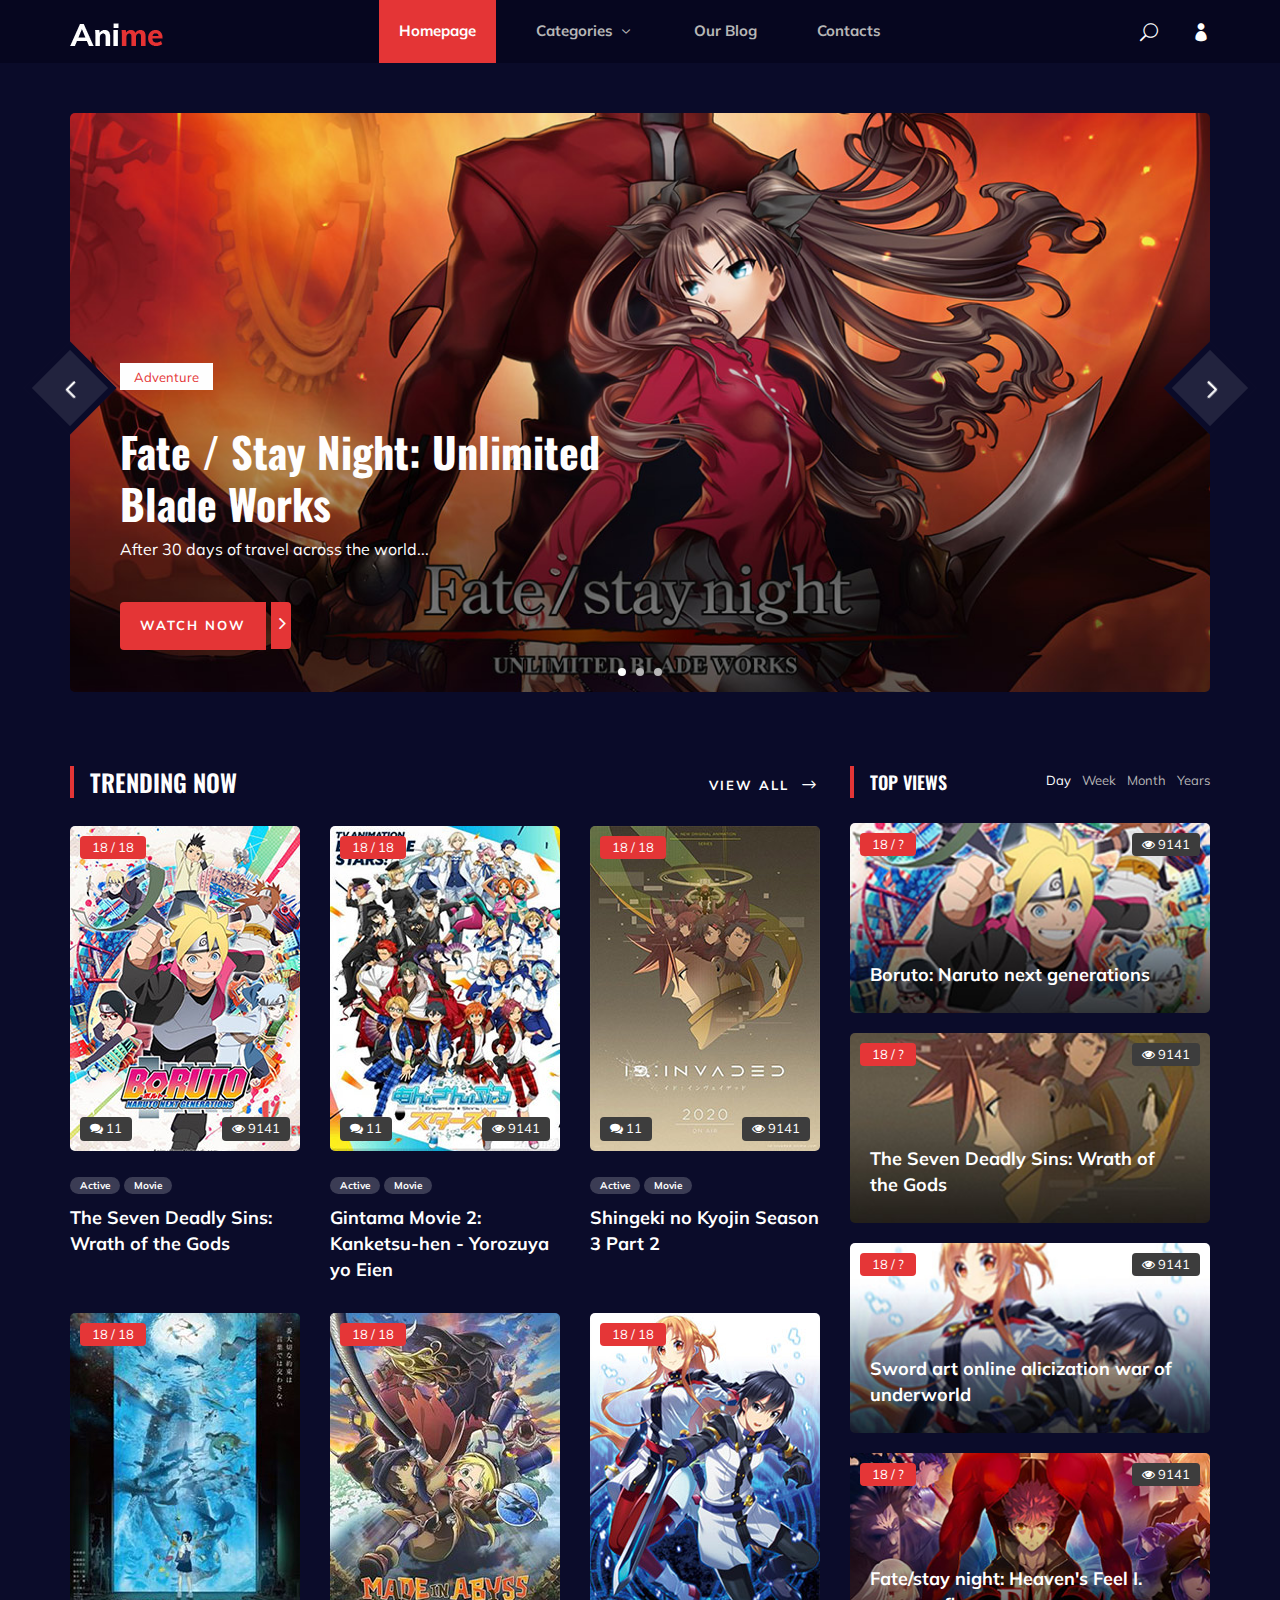
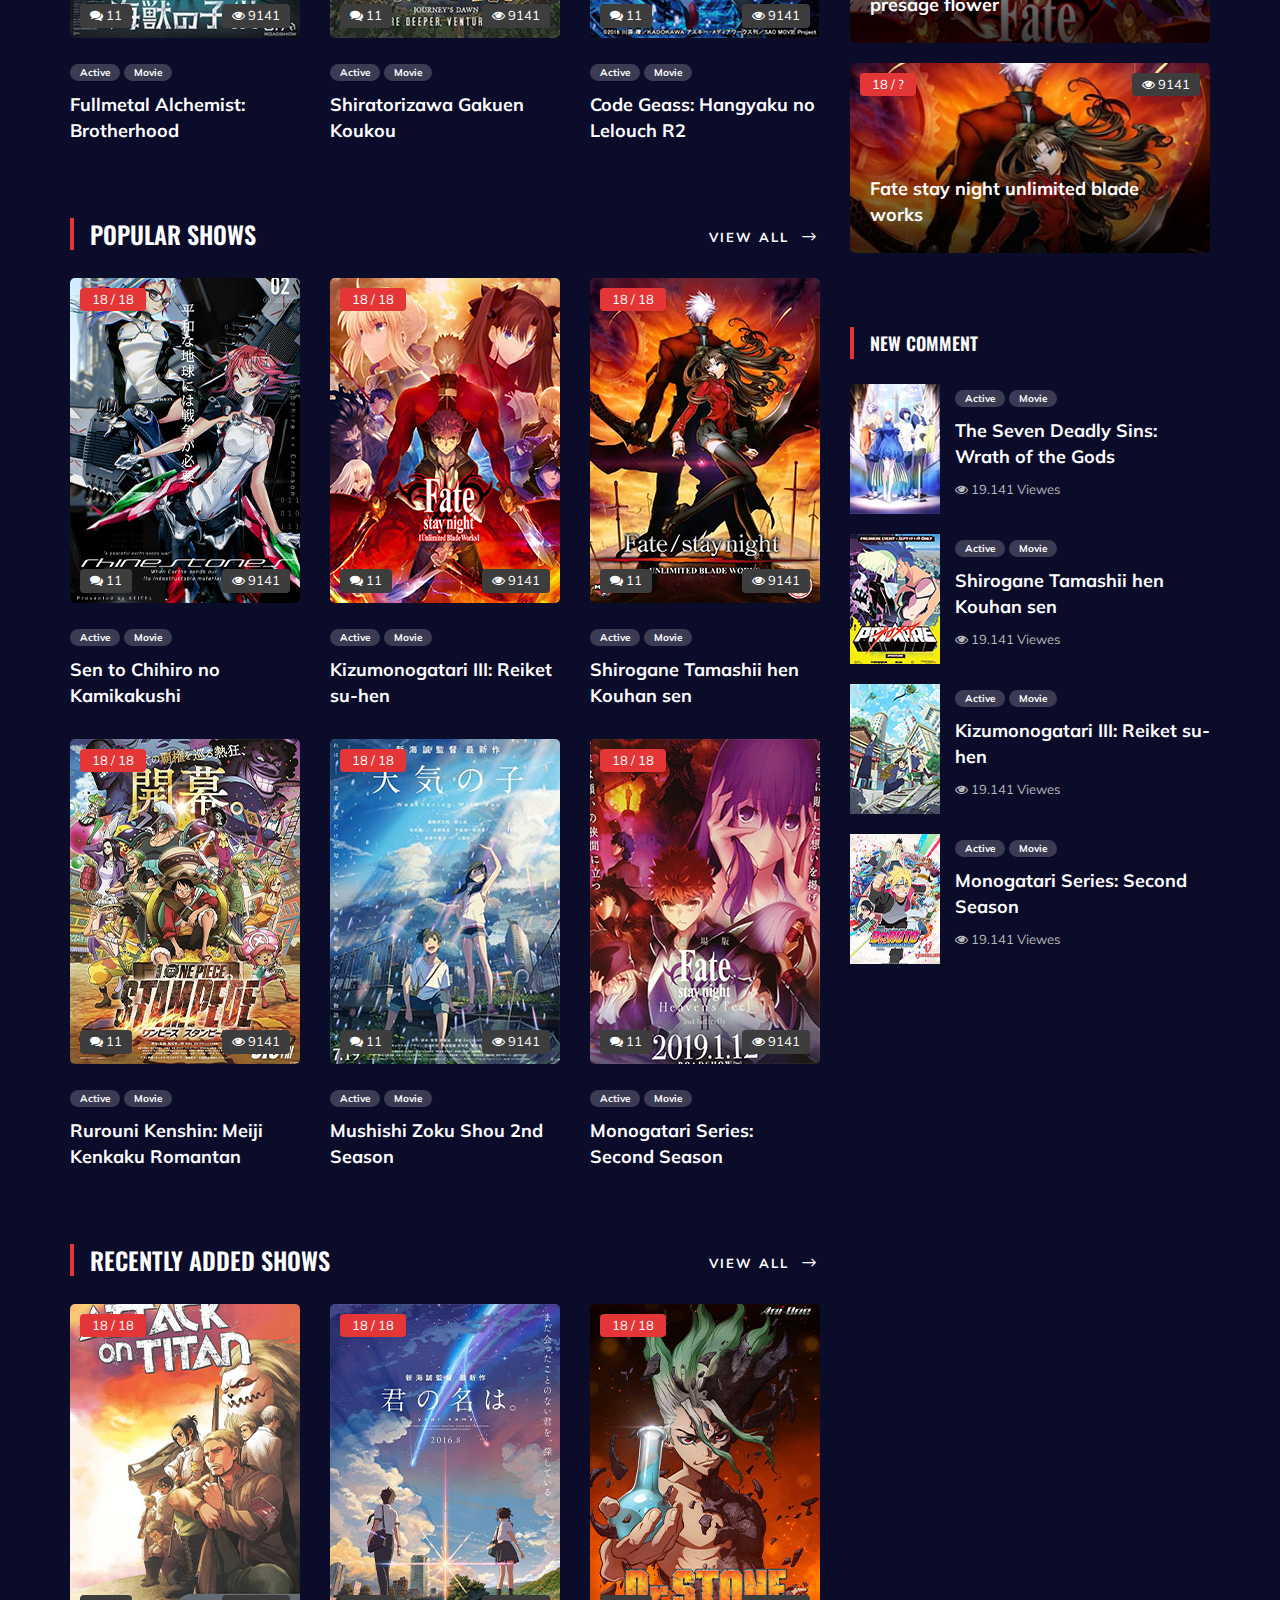
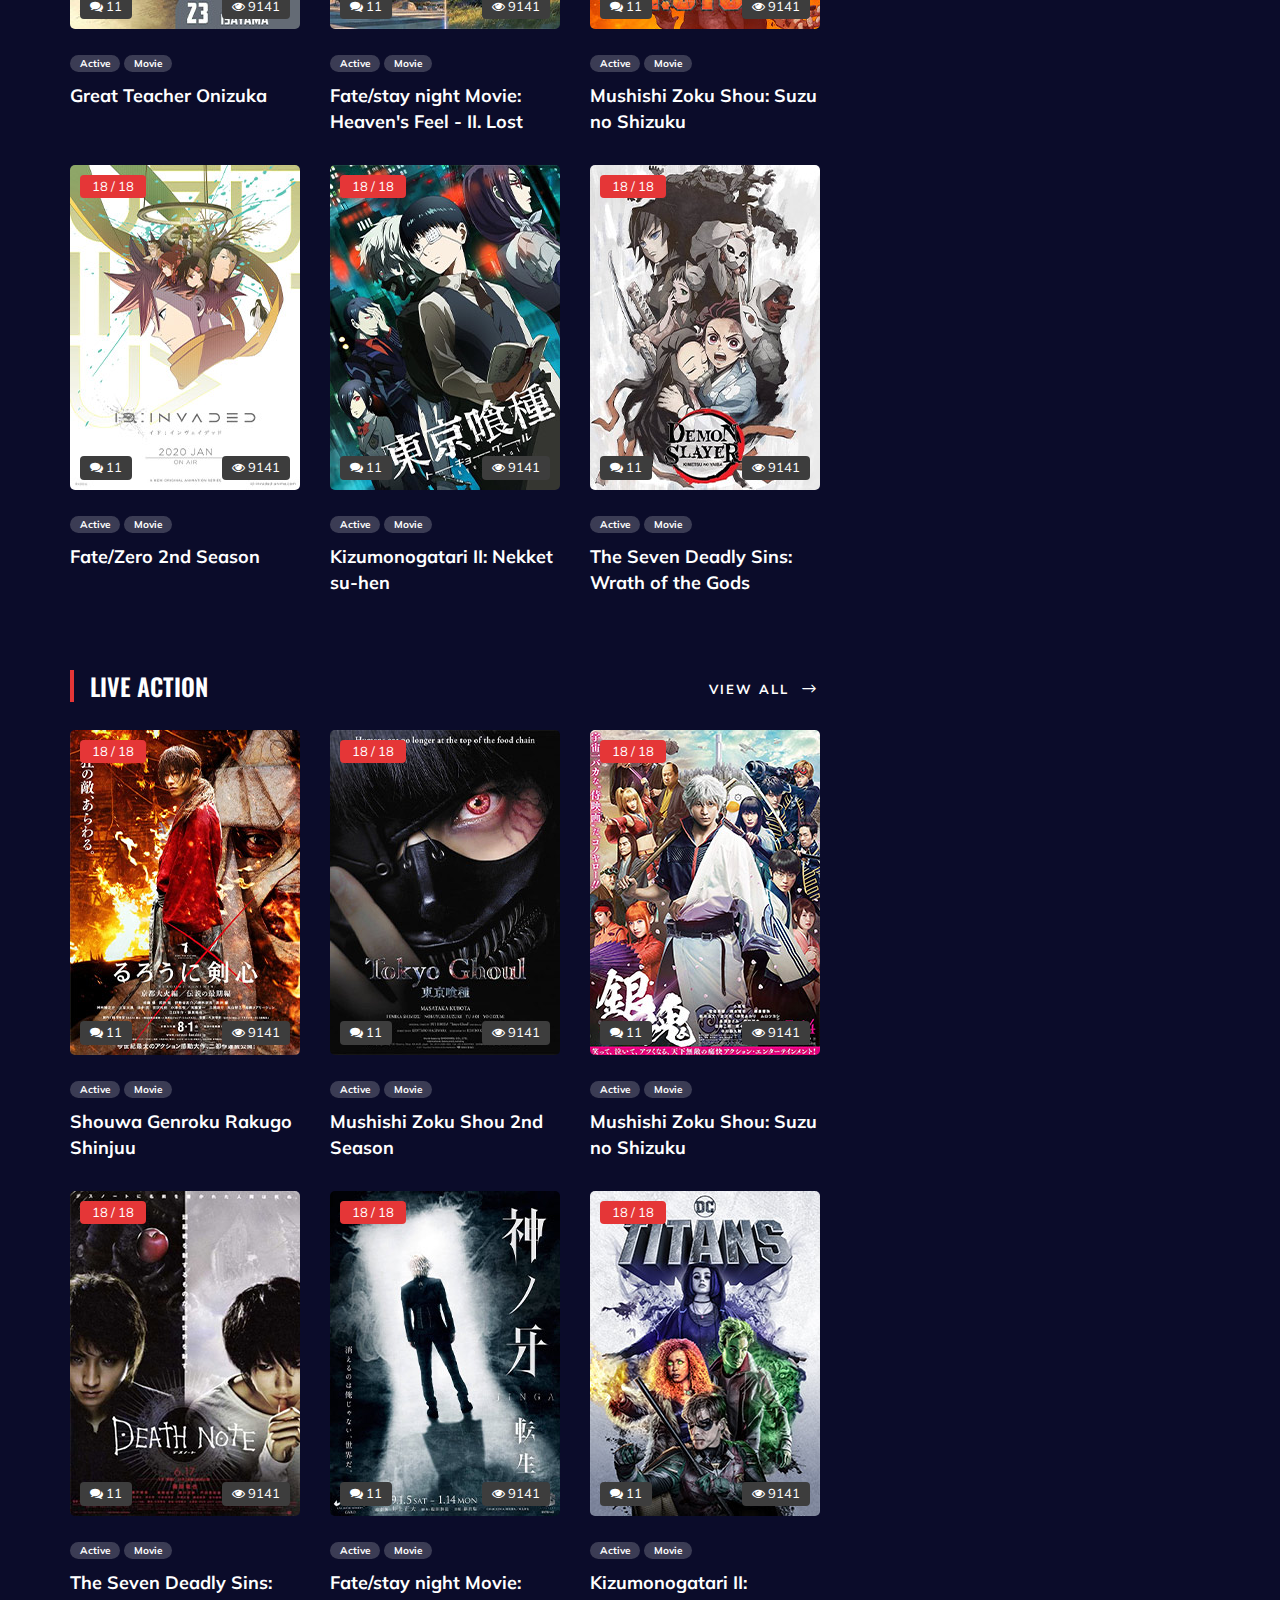
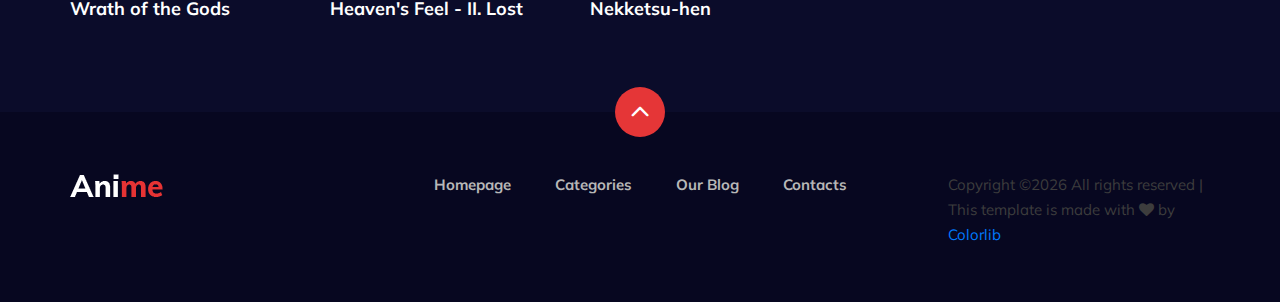
<file: index.html>
<!DOCTYPE html>
<html lang="zxx">

<head>
    <meta charset="UTF-8">
    <meta name="description" content="Anime Template">
    <meta name="keywords" content="Anime, unica, creative, html">
    <meta name="viewport" content="width=device-width, initial-scale=1.0">
    <meta http-equiv="X-UA-Compatible" content="ie=edge">
    <title>Anime | Template</title>

    <!-- Google Font -->
    <link href="https://fonts.googleapis.com/css2?family=Oswald:wght@300;400;500;600;700&display=swap" rel="stylesheet">
    <link href="https://fonts.googleapis.com/css2?family=Mulish:wght@300;400;500;600;700;800;900&display=swap"
    rel="stylesheet">

    <!-- Css Styles -->
    <link rel="stylesheet" href="css/bootstrap.min.css" type="text/css">
    <link rel="stylesheet" href="css/font-awesome.min.css" type="text/css">
    <link rel="stylesheet" href="css/elegant-icons.css" type="text/css">
    <link rel="stylesheet" href="css/plyr.css" type="text/css">
    <link rel="stylesheet" href="css/nice-select.css" type="text/css">
    <link rel="stylesheet" href="css/owl.carousel.min.css" type="text/css">
    <link rel="stylesheet" href="css/slicknav.min.css" type="text/css">
    <link rel="stylesheet" href="css/style.css" type="text/css">
</head>

<body>
    <!-- Page Preloder -->
    <div id="preloder">
        <div class="loader"></div>
    </div>

    <!-- Header Section Begin -->
    <header class="header">
        <div class="container">
            <div class="row">
                <div class="col-lg-2">
                    <div class="header__logo">
                        <a href="./index.html">
                            <img src="img/logo.png" alt="">
                        </a>
                    </div>
                </div>
                <div class="col-lg-8">
                    <div class="header__nav">
                        <nav class="header__menu mobile-menu">
                            <ul>
                                <li class="active"><a href="./index.html">Homepage</a></li>
                                <li><a href="./categories.html">Categories <span class="arrow_carrot-down"></span></a>
                                    <ul class="dropdown">
                                        <li><a href="./categories.html">Categories</a></li>
                                        <li><a href="./anime-details.html">Anime Details</a></li>
                                        <li><a href="./anime-watching.html">Anime Watching</a></li>
                                        <li><a href="./blog-details.html">Blog Details</a></li>
                                        <li><a href="./signup.html">Sign Up</a></li>
                                        <li><a href="./login.html">Login</a></li>
                                    </ul>
                                </li>
                                <li><a href="./blog.html">Our Blog</a></li>
                                <li><a href="#">Contacts</a></li>
                            </ul>
                        </nav>
                    </div>
                </div>
                <div class="col-lg-2">
                    <div class="header__right">
                        <a href="#" class="search-switch"><span class="icon_search"></span></a>
                        <a href="./login.html"><span class="icon_profile"></span></a>
                    </div>
                </div>
            </div>
            <div id="mobile-menu-wrap"></div>
        </div>
    </header>
    <!-- Header End -->

    <!-- Hero Section Begin -->
    <section class="hero">
        <div class="container">
            <div class="hero__slider owl-carousel">
                <div class="hero__items set-bg" data-setbg="img/hero/hero-1.jpg">
                    <div class="row">
                        <div class="col-lg-6">
                            <div class="hero__text">
                                <div class="label">Adventure</div>
                                <h2>Fate / Stay Night: Unlimited Blade Works</h2>
                                <p>After 30 days of travel across the world...</p>
                                <a href="#"><span>Watch Now</span> <i class="fa fa-angle-right"></i></a>
                            </div>
                        </div>
                    </div>
                </div>
                <div class="hero__items set-bg" data-setbg="img/hero/hero-1.jpg">
                    <div class="row">
                        <div class="col-lg-6">
                            <div class="hero__text">
                                <div class="label">Adventure</div>
                                <h2>Fate / Stay Night: Unlimited Blade Works</h2>
                                <p>After 30 days of travel across the world...</p>
                                <a href="#"><span>Watch Now</span> <i class="fa fa-angle-right"></i></a>
                            </div>
                        </div>
                    </div>
                </div>
                <div class="hero__items set-bg" data-setbg="img/hero/hero-1.jpg">
                    <div class="row">
                        <div class="col-lg-6">
                            <div class="hero__text">
                                <div class="label">Adventure</div>
                                <h2>Fate / Stay Night: Unlimited Blade Works</h2>
                                <p>After 30 days of travel across the world...</p>
                                <a href="#"><span>Watch Now</span> <i class="fa fa-angle-right"></i></a>
                            </div>
                        </div>
                    </div>
                </div>
            </div>
        </div>
    </section>
    <!-- Hero Section End -->

    <!-- Product Section Begin -->
    <section class="product spad">
        <div class="container">
            <div class="row">
                <div class="col-lg-8">
                    <div class="trending__product">
                        <div class="row">
                            <div class="col-lg-8 col-md-8 col-sm-8">
                                <div class="section-title">
                                    <h4>Trending Now</h4>
                                </div>
                            </div>
                            <div class="col-lg-4 col-md-4 col-sm-4">
                                <div class="btn__all">
                                    <a href="#" class="primary-btn">View All <span class="arrow_right"></span></a>
                                </div>
                            </div>
                        </div>
                        <div class="row">
                            <div class="col-lg-4 col-md-6 col-sm-6">
                                <div class="product__item">
                                    <div class="product__item__pic set-bg" data-setbg="img/trending/trend-1.jpg">
                                        <div class="ep">18 / 18</div>
                                        <div class="comment"><i class="fa fa-comments"></i> 11</div>
                                        <div class="view"><i class="fa fa-eye"></i> 9141</div>
                                    </div>
                                    <div class="product__item__text">
                                        <ul>
                                            <li>Active</li>
                                            <li>Movie</li>
                                        </ul>
                                        <h5><a href="#">The Seven Deadly Sins: Wrath of the Gods</a></h5>
                                    </div>
                                </div>
                            </div>
                            <div class="col-lg-4 col-md-6 col-sm-6">
                                <div class="product__item">
                                    <div class="product__item__pic set-bg" data-setbg="img/trending/trend-2.jpg">
                                        <div class="ep">18 / 18</div>
                                        <div class="comment"><i class="fa fa-comments"></i> 11</div>
                                        <div class="view"><i class="fa fa-eye"></i> 9141</div>
                                    </div>
                                    <div class="product__item__text">
                                        <ul>
                                            <li>Active</li>
                                            <li>Movie</li>
                                        </ul>
                                        <h5><a href="#">Gintama Movie 2: Kanketsu-hen - Yorozuya yo Eien</a></h5>
                                    </div>
                                </div>
                            </div>
                            <div class="col-lg-4 col-md-6 col-sm-6">
                                <div class="product__item">
                                    <div class="product__item__pic set-bg" data-setbg="img/trending/trend-3.jpg">
                                        <div class="ep">18 / 18</div>
                                        <div class="comment"><i class="fa fa-comments"></i> 11</div>
                                        <div class="view"><i class="fa fa-eye"></i> 9141</div>
                                    </div>
                                    <div class="product__item__text">
                                        <ul>
                                            <li>Active</li>
                                            <li>Movie</li>
                                        </ul>
                                        <h5><a href="#">Shingeki no Kyojin Season 3 Part 2</a></h5>
                                    </div>
                                </div>
                            </div>
                            <div class="col-lg-4 col-md-6 col-sm-6">
                                <div class="product__item">
                                    <div class="product__item__pic set-bg" data-setbg="img/trending/trend-4.jpg">
                                        <div class="ep">18 / 18</div>
                                        <div class="comment"><i class="fa fa-comments"></i> 11</div>
                                        <div class="view"><i class="fa fa-eye"></i> 9141</div>
                                    </div>
                                    <div class="product__item__text">
                                        <ul>
                                            <li>Active</li>
                                            <li>Movie</li>
                                        </ul>
                                        <h5><a href="#">Fullmetal Alchemist: Brotherhood</a></h5>
                                    </div>
                                </div>
                            </div>
                            <div class="col-lg-4 col-md-6 col-sm-6">
                                <div class="product__item">
                                    <div class="product__item__pic set-bg" data-setbg="img/trending/trend-5.jpg">
                                        <div class="ep">18 / 18</div>
                                        <div class="comment"><i class="fa fa-comments"></i> 11</div>
                                        <div class="view"><i class="fa fa-eye"></i> 9141</div>
                                    </div>
                                    <div class="product__item__text">
                                        <ul>
                                            <li>Active</li>
                                            <li>Movie</li>
                                        </ul>
                                        <h5><a href="#">Shiratorizawa Gakuen Koukou</a></h5>
                                    </div>
                                </div>
                            </div>
                            <div class="col-lg-4 col-md-6 col-sm-6">
                                <div class="product__item">
                                    <div class="product__item__pic set-bg" data-setbg="img/trending/trend-6.jpg">
                                        <div class="ep">18 / 18</div>
                                        <div class="comment"><i class="fa fa-comments"></i> 11</div>
                                        <div class="view"><i class="fa fa-eye"></i> 9141</div>
                                    </div>
                                    <div class="product__item__text">
                                        <ul>
                                            <li>Active</li>
                                            <li>Movie</li>
                                        </ul>
                                        <h5><a href="#">Code Geass: Hangyaku no Lelouch R2</a></h5>
                                    </div>
                                </div>
                            </div>
                        </div>
                    </div>
                    <div class="popular__product">
                        <div class="row">
                            <div class="col-lg-8 col-md-8 col-sm-8">
                                <div class="section-title">
                                    <h4>Popular Shows</h4>
                                </div>
                            </div>
                            <div class="col-lg-4 col-md-4 col-sm-4">
                                <div class="btn__all">
                                    <a href="#" class="primary-btn">View All <span class="arrow_right"></span></a>
                                </div>
                            </div>
                        </div>
                        <div class="row">
                            <div class="col-lg-4 col-md-6 col-sm-6">
                                <div class="product__item">
                                    <div class="product__item__pic set-bg" data-setbg="img/popular/popular-1.jpg">
                                        <div class="ep">18 / 18</div>
                                        <div class="comment"><i class="fa fa-comments"></i> 11</div>
                                        <div class="view"><i class="fa fa-eye"></i> 9141</div>
                                    </div>
                                    <div class="product__item__text">
                                        <ul>
                                            <li>Active</li>
                                            <li>Movie</li>
                                        </ul>
                                        <h5><a href="#">Sen to Chihiro no Kamikakushi</a></h5>
                                    </div>
                                </div>
                            </div>
                            <div class="col-lg-4 col-md-6 col-sm-6">
                                <div class="product__item">
                                    <div class="product__item__pic set-bg" data-setbg="img/popular/popular-2.jpg">
                                        <div class="ep">18 / 18</div>
                                        <div class="comment"><i class="fa fa-comments"></i> 11</div>
                                        <div class="view"><i class="fa fa-eye"></i> 9141</div>
                                    </div>
                                    <div class="product__item__text">
                                        <ul>
                                            <li>Active</li>
                                            <li>Movie</li>
                                        </ul>
                                        <h5><a href="#">Kizumonogatari III: Reiket su-hen</a></h5>
                                    </div>
                                </div>
                            </div>
                            <div class="col-lg-4 col-md-6 col-sm-6">
                                <div class="product__item">
                                    <div class="product__item__pic set-bg" data-setbg="img/popular/popular-3.jpg">
                                        <div class="ep">18 / 18</div>
                                        <div class="comment"><i class="fa fa-comments"></i> 11</div>
                                        <div class="view"><i class="fa fa-eye"></i> 9141</div>
                                    </div>
                                    <div class="product__item__text">
                                        <ul>
                                            <li>Active</li>
                                            <li>Movie</li>
                                        </ul>
                                        <h5><a href="#">Shirogane Tamashii hen Kouhan sen</a></h5>
                                    </div>
                                </div>
                            </div>
                            <div class="col-lg-4 col-md-6 col-sm-6">
                                <div class="product__item">
                                    <div class="product__item__pic set-bg" data-setbg="img/popular/popular-4.jpg">
                                        <div class="ep">18 / 18</div>
                                        <div class="comment"><i class="fa fa-comments"></i> 11</div>
                                        <div class="view"><i class="fa fa-eye"></i> 9141</div>
                                    </div>
                                    <div class="product__item__text">
                                        <ul>
                                            <li>Active</li>
                                            <li>Movie</li>
                                        </ul>
                                        <h5><a href="#">Rurouni Kenshin: Meiji Kenkaku Romantan</a></h5>
                                    </div>
                                </div>
                            </div>
                            <div class="col-lg-4 col-md-6 col-sm-6">
                                <div class="product__item">
                                    <div class="product__item__pic set-bg" data-setbg="img/popular/popular-5.jpg">
                                        <div class="ep">18 / 18</div>
                                        <div class="comment"><i class="fa fa-comments"></i> 11</div>
                                        <div class="view"><i class="fa fa-eye"></i> 9141</div>
                                    </div>
                                    <div class="product__item__text">
                                        <ul>
                                            <li>Active</li>
                                            <li>Movie</li>
                                        </ul>
                                        <h5><a href="#">Mushishi Zoku Shou 2nd Season</a></h5>
                                    </div>
                                </div>
                            </div>
                            <div class="col-lg-4 col-md-6 col-sm-6">
                                <div class="product__item">
                                    <div class="product__item__pic set-bg" data-setbg="img/popular/popular-6.jpg">
                                        <div class="ep">18 / 18</div>
                                        <div class="comment"><i class="fa fa-comments"></i> 11</div>
                                        <div class="view"><i class="fa fa-eye"></i> 9141</div>
                                    </div>
                                    <div class="product__item__text">
                                        <ul>
                                            <li>Active</li>
                                            <li>Movie</li>
                                        </ul>
                                        <h5><a href="#">Monogatari Series: Second Season</a></h5>
                                    </div>
                                </div>
                            </div>
                        </div>
                    </div>
                    <div class="recent__product">
                        <div class="row">
                            <div class="col-lg-8 col-md-8 col-sm-8">
                                <div class="section-title">
                                    <h4>Recently Added Shows</h4>
                                </div>
                            </div>
                            <div class="col-lg-4 col-md-4 col-sm-4">
                                <div class="btn__all">
                                    <a href="#" class="primary-btn">View All <span class="arrow_right"></span></a>
                                </div>
                            </div>
                        </div>
                        <div class="row">
                            <div class="col-lg-4 col-md-6 col-sm-6">
                                <div class="product__item">
                                    <div class="product__item__pic set-bg" data-setbg="img/recent/recent-1.jpg">
                                        <div class="ep">18 / 18</div>
                                        <div class="comment"><i class="fa fa-comments"></i> 11</div>
                                        <div class="view"><i class="fa fa-eye"></i> 9141</div>
                                    </div>
                                    <div class="product__item__text">
                                        <ul>
                                            <li>Active</li>
                                            <li>Movie</li>
                                        </ul>
                                        <h5><a href="#">Great Teacher Onizuka</a></h5>
                                    </div>
                                </div>
                            </div>
                            <div class="col-lg-4 col-md-6 col-sm-6">
                                <div class="product__item">
                                    <div class="product__item__pic set-bg" data-setbg="img/recent/recent-2.jpg">
                                        <div class="ep">18 / 18</div>
                                        <div class="comment"><i class="fa fa-comments"></i> 11</div>
                                        <div class="view"><i class="fa fa-eye"></i> 9141</div>
                                    </div>
                                    <div class="product__item__text">
                                        <ul>
                                            <li>Active</li>
                                            <li>Movie</li>
                                        </ul>
                                        <h5><a href="#">Fate/stay night Movie: Heaven's Feel - II. Lost</a></h5>
                                    </div>
                                </div>
                            </div>
                            <div class="col-lg-4 col-md-6 col-sm-6">
                                <div class="product__item">
                                    <div class="product__item__pic set-bg" data-setbg="img/recent/recent-3.jpg">
                                        <div class="ep">18 / 18</div>
                                        <div class="comment"><i class="fa fa-comments"></i> 11</div>
                                        <div class="view"><i class="fa fa-eye"></i> 9141</div>
                                    </div>
                                    <div class="product__item__text">
                                        <ul>
                                            <li>Active</li>
                                            <li>Movie</li>
                                        </ul>
                                        <h5><a href="#">Mushishi Zoku Shou: Suzu no Shizuku</a></h5>
                                    </div>
                                </div>
                            </div>
                            <div class="col-lg-4 col-md-6 col-sm-6">
                                <div class="product__item">
                                    <div class="product__item__pic set-bg" data-setbg="img/recent/recent-4.jpg">
                                        <div class="ep">18 / 18</div>
                                        <div class="comment"><i class="fa fa-comments"></i> 11</div>
                                        <div class="view"><i class="fa fa-eye"></i> 9141</div>
                                    </div>
                                    <div class="product__item__text">
                                        <ul>
                                            <li>Active</li>
                                            <li>Movie</li>
                                        </ul>
                                        <h5><a href="#">Fate/Zero 2nd Season</a></h5>
                                    </div>
                                </div>
                            </div>
                            <div class="col-lg-4 col-md-6 col-sm-6">
                                <div class="product__item">
                                    <div class="product__item__pic set-bg" data-setbg="img/recent/recent-5.jpg">
                                        <div class="ep">18 / 18</div>
                                        <div class="comment"><i class="fa fa-comments"></i> 11</div>
                                        <div class="view"><i class="fa fa-eye"></i> 9141</div>
                                    </div>
                                    <div class="product__item__text">
                                        <ul>
                                            <li>Active</li>
                                            <li>Movie</li>
                                        </ul>
                                        <h5><a href="#">Kizumonogatari II: Nekket su-hen</a></h5>
                                    </div>
                                </div>
                            </div>
                            <div class="col-lg-4 col-md-6 col-sm-6">
                                <div class="product__item">
                                    <div class="product__item__pic set-bg" data-setbg="img/recent/recent-6.jpg">
                                        <div class="ep">18 / 18</div>
                                        <div class="comment"><i class="fa fa-comments"></i> 11</div>
                                        <div class="view"><i class="fa fa-eye"></i> 9141</div>
                                    </div>
                                    <div class="product__item__text">
                                        <ul>
                                            <li>Active</li>
                                            <li>Movie</li>
                                        </ul>
                                        <h5><a href="#">The Seven Deadly Sins: Wrath of the Gods</a></h5>
                                    </div>
                                </div>
                            </div>
                        </div>
                    </div>
                    <div class="live__product">
                        <div class="row">
                            <div class="col-lg-8 col-md-8 col-sm-8">
                                <div class="section-title">
                                    <h4>Live Action</h4>
                                </div>
                            </div>
                            <div class="col-lg-4 col-md-4 col-sm-4">
                                <div class="btn__all">
                                    <a href="#" class="primary-btn">View All <span class="arrow_right"></span></a>
                                </div>
                            </div>
                        </div>
                        <div class="row">
                            <div class="col-lg-4 col-md-6 col-sm-6">
                                <div class="product__item">
                                    <div class="product__item__pic set-bg" data-setbg="img/live/live-1.jpg">
                                        <div class="ep">18 / 18</div>
                                        <div class="comment"><i class="fa fa-comments"></i> 11</div>
                                        <div class="view"><i class="fa fa-eye"></i> 9141</div>
                                    </div>
                                    <div class="product__item__text">
                                        <ul>
                                            <li>Active</li>
                                            <li>Movie</li>
                                        </ul>
                                        <h5><a href="#">Shouwa Genroku Rakugo Shinjuu</a></h5>
                                    </div>
                                </div>
                            </div>
                            <div class="col-lg-4 col-md-6 col-sm-6">
                                <div class="product__item">
                                    <div class="product__item__pic set-bg" data-setbg="img/live/live-2.jpg">
                                        <div class="ep">18 / 18</div>
                                        <div class="comment"><i class="fa fa-comments"></i> 11</div>
                                        <div class="view"><i class="fa fa-eye"></i> 9141</div>
                                    </div>
                                    <div class="product__item__text">
                                        <ul>
                                            <li>Active</li>
                                            <li>Movie</li>
                                        </ul>
                                        <h5><a href="#">Mushishi Zoku Shou 2nd Season</a></h5>
                                    </div>
                                </div>
                            </div>
                            <div class="col-lg-4 col-md-6 col-sm-6">
                                <div class="product__item">
                                    <div class="product__item__pic set-bg" data-setbg="img/live/live-3.jpg">
                                        <div class="ep">18 / 18</div>
                                        <div class="comment"><i class="fa fa-comments"></i> 11</div>
                                        <div class="view"><i class="fa fa-eye"></i> 9141</div>
                                    </div>
                                    <div class="product__item__text">
                                        <ul>
                                            <li>Active</li>
                                            <li>Movie</li>
                                        </ul>
                                        <h5><a href="#">Mushishi Zoku Shou: Suzu no Shizuku</a></h5>
                                    </div>
                                </div>
                            </div>
                            <div class="col-lg-4 col-md-6 col-sm-6">
                                <div class="product__item">
                                    <div class="product__item__pic set-bg" data-setbg="img/live/live-4.jpg">
                                        <div class="ep">18 / 18</div>
                                        <div class="comment"><i class="fa fa-comments"></i> 11</div>
                                        <div class="view"><i class="fa fa-eye"></i> 9141</div>
                                    </div>
                                    <div class="product__item__text">
                                        <ul>
                                            <li>Active</li>
                                            <li>Movie</li>
                                        </ul>
                                        <h5><a href="#">The Seven Deadly Sins: Wrath of the Gods</a></h5>
                                    </div>
                                </div>
                            </div>
                            <div class="col-lg-4 col-md-6 col-sm-6">
                                <div class="product__item">
                                    <div class="product__item__pic set-bg" data-setbg="img/live/live-5.jpg">
                                        <div class="ep">18 / 18</div>
                                        <div class="comment"><i class="fa fa-comments"></i> 11</div>
                                        <div class="view"><i class="fa fa-eye"></i> 9141</div>
                                    </div>
                                    <div class="product__item__text">
                                        <ul>
                                            <li>Active</li>
                                            <li>Movie</li>
                                        </ul>
                                        <h5><a href="#">Fate/stay night Movie: Heaven's Feel - II. Lost</a></h5>
                                    </div>
                                </div>
                            </div>
                            <div class="col-lg-4 col-md-6 col-sm-6">
                                <div class="product__item">
                                    <div class="product__item__pic set-bg" data-setbg="img/live/live-6.jpg">
                                        <div class="ep">18 / 18</div>
                                        <div class="comment"><i class="fa fa-comments"></i> 11</div>
                                        <div class="view"><i class="fa fa-eye"></i> 9141</div>
                                    </div>
                                    <div class="product__item__text">
                                        <ul>
                                            <li>Active</li>
                                            <li>Movie</li>
                                        </ul>
                                        <h5><a href="#">Kizumonogatari II: Nekketsu-hen</a></h5>
                                    </div>
                                </div>
                            </div>
                        </div>
                    </div>
                </div>
                <div class="col-lg-4 col-md-6 col-sm-8">
                    <div class="product__sidebar">
                        <div class="product__sidebar__view">
                            <div class="section-title">
                                <h5>Top Views</h5>
                            </div>
                            <ul class="filter__controls">
                                <li class="active" data-filter="*">Day</li>
                                <li data-filter=".week">Week</li>
                                <li data-filter=".month">Month</li>
                                <li data-filter=".years">Years</li>
                            </ul>
                            <div class="filter__gallery">
                                <div class="product__sidebar__view__item set-bg mix day years"
                                data-setbg="img/sidebar/tv-1.jpg">
                                <div class="ep">18 / ?</div>
                                <div class="view"><i class="fa fa-eye"></i> 9141</div>
                                <h5><a href="#">Boruto: Naruto next generations</a></h5>
                            </div>
                            <div class="product__sidebar__view__item set-bg mix month week"
                            data-setbg="img/sidebar/tv-2.jpg">
                            <div class="ep">18 / ?</div>
                            <div class="view"><i class="fa fa-eye"></i> 9141</div>
                            <h5><a href="#">The Seven Deadly Sins: Wrath of the Gods</a></h5>
                        </div>
                        <div class="product__sidebar__view__item set-bg mix week years"
                        data-setbg="img/sidebar/tv-3.jpg">
                        <div class="ep">18 / ?</div>
                        <div class="view"><i class="fa fa-eye"></i> 9141</div>
                        <h5><a href="#">Sword art online alicization war of underworld</a></h5>
                    </div>
                    <div class="product__sidebar__view__item set-bg mix years month"
                    data-setbg="img/sidebar/tv-4.jpg">
                    <div class="ep">18 / ?</div>
                    <div class="view"><i class="fa fa-eye"></i> 9141</div>
                    <h5><a href="#">Fate/stay night: Heaven's Feel I. presage flower</a></h5>
                </div>
                <div class="product__sidebar__view__item set-bg mix day"
                data-setbg="img/sidebar/tv-5.jpg">
                <div class="ep">18 / ?</div>
                <div class="view"><i class="fa fa-eye"></i> 9141</div>
                <h5><a href="#">Fate stay night unlimited blade works</a></h5>
            </div>
        </div>
    </div>
    <div class="product__sidebar__comment">
        <div class="section-title">
            <h5>New Comment</h5>
        </div>
        <div class="product__sidebar__comment__item">
            <div class="product__sidebar__comment__item__pic">
                <img src="img/sidebar/comment-1.jpg" alt="">
            </div>
            <div class="product__sidebar__comment__item__text">
                <ul>
                    <li>Active</li>
                    <li>Movie</li>
                </ul>
                <h5><a href="#">The Seven Deadly Sins: Wrath of the Gods</a></h5>
                <span><i class="fa fa-eye"></i> 19.141 Viewes</span>
            </div>
        </div>
        <div class="product__sidebar__comment__item">
            <div class="product__sidebar__comment__item__pic">
                <img src="img/sidebar/comment-2.jpg" alt="">
            </div>
            <div class="product__sidebar__comment__item__text">
                <ul>
                    <li>Active</li>
                    <li>Movie</li>
                </ul>
                <h5><a href="#">Shirogane Tamashii hen Kouhan sen</a></h5>
                <span><i class="fa fa-eye"></i> 19.141 Viewes</span>
            </div>
        </div>
        <div class="product__sidebar__comment__item">
            <div class="product__sidebar__comment__item__pic">
                <img src="img/sidebar/comment-3.jpg" alt="">
            </div>
            <div class="product__sidebar__comment__item__text">
                <ul>
                    <li>Active</li>
                    <li>Movie</li>
                </ul>
                <h5><a href="#">Kizumonogatari III: Reiket su-hen</a></h5>
                <span><i class="fa fa-eye"></i> 19.141 Viewes</span>
            </div>
        </div>
        <div class="product__sidebar__comment__item">
            <div class="product__sidebar__comment__item__pic">
                <img src="img/sidebar/comment-4.jpg" alt="">
            </div>
            <div class="product__sidebar__comment__item__text">
                <ul>
                    <li>Active</li>
                    <li>Movie</li>
                </ul>
                <h5><a href="#">Monogatari Series: Second Season</a></h5>
                <span><i class="fa fa-eye"></i> 19.141 Viewes</span>
            </div>
        </div>
    </div>
</div>
</div>
</div>
</div>
</section>
<!-- Product Section End -->

<!-- Footer Section Begin -->
<footer class="footer">
    <div class="page-up">
        <a href="#" id="scrollToTopButton"><span class="arrow_carrot-up"></span></a>
    </div>
    <div class="container">
        <div class="row">
            <div class="col-lg-3">
                <div class="footer__logo">
                    <a href="./index.html"><img src="img/logo.png" alt=""></a>
                </div>
            </div>
            <div class="col-lg-6">
                <div class="footer__nav">
                    <ul>
                        <li class="active"><a href="./index.html">Homepage</a></li>
                        <li><a href="./categories.html">Categories</a></li>
                        <li><a href="./blog.html">Our Blog</a></li>
                        <li><a href="#">Contacts</a></li>
                    </ul>
                </div>
            </div>
            <div class="col-lg-3">
                <p><!-- Link back to Colorlib can't be removed. Template is licensed under CC BY 3.0. -->
                  Copyright &copy;<script>document.write(new Date().getFullYear());</script> All rights reserved | This template is made with <i class="fa fa-heart" aria-hidden="true"></i> by <a href="https://colorlib.com" target="_blank">Colorlib</a>
                  <!-- Link back to Colorlib can't be removed. Template is licensed under CC BY 3.0. --></p>

              </div>
          </div>
      </div>
  </footer>
  <!-- Footer Section End -->

  <!-- Search model Begin -->
  <div class="search-model">
    <div class="h-100 d-flex align-items-center justify-content-center">
        <div class="search-close-switch"><i class="icon_close"></i></div>
        <form class="search-model-form">
            <input type="text" id="search-input" placeholder="Search here.....">
        </form>
    </div>
</div>
<!-- Search model end -->

<!-- Js Plugins -->
<script src="js/jquery-3.3.1.min.js"></script>
<script src="js/bootstrap.min.js"></script>
<script src="js/player.js"></script>
<script src="js/jquery.nice-select.min.js"></script>
<script src="js/mixitup.min.js"></script>
<script src="js/jquery.slicknav.js"></script>
<script src="js/owl.carousel.min.js"></script>
<script src="js/main.js"></script>


</body>

</html>
</file>
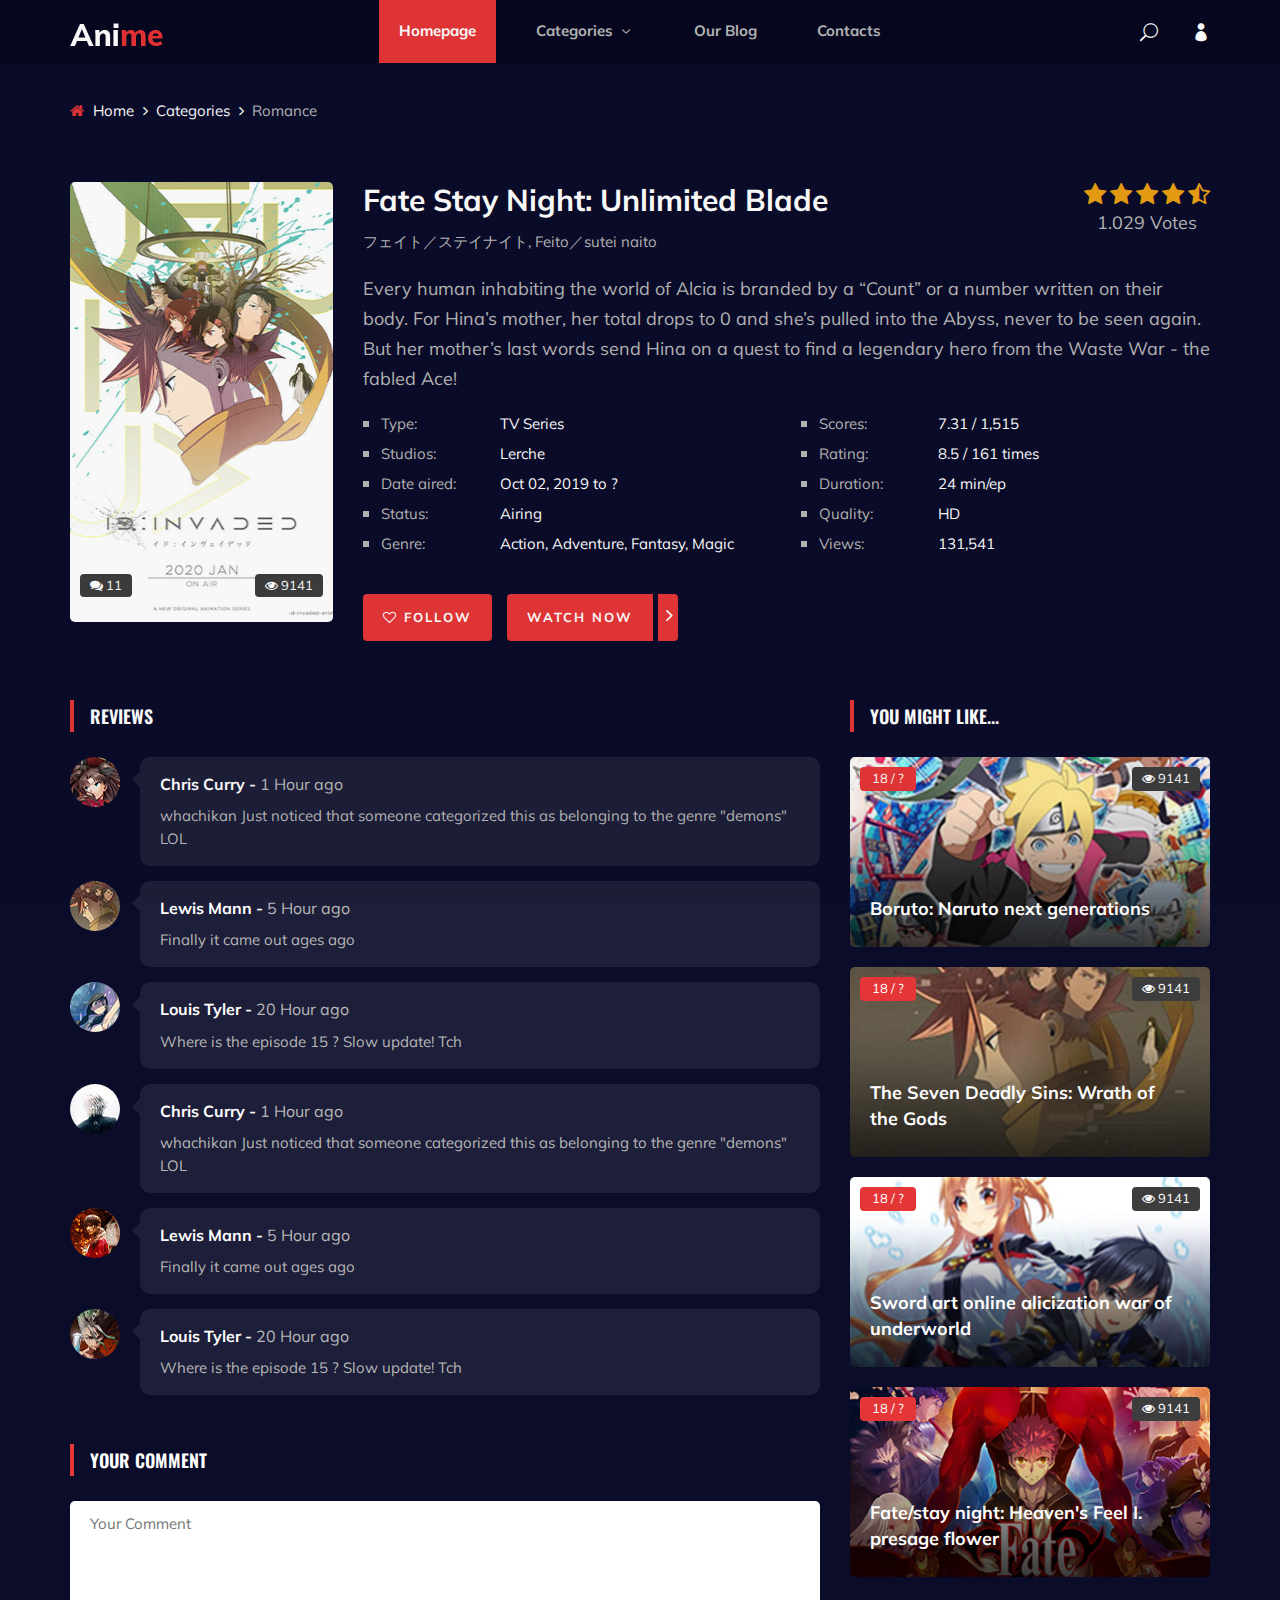
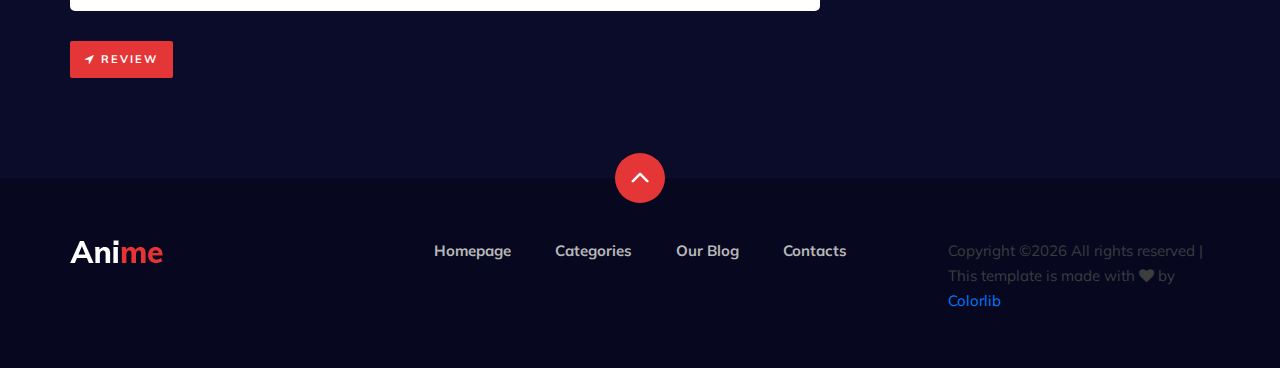
<file: anime-details.html>
<!DOCTYPE html>
<html lang="zxx">

<head>
    <meta charset="UTF-8">
    <meta name="description" content="Anime Template">
    <meta name="keywords" content="Anime, unica, creative, html">
    <meta name="viewport" content="width=device-width, initial-scale=1.0">
    <meta http-equiv="X-UA-Compatible" content="ie=edge">
    <title>Anime | Template</title>

    <!-- Google Font -->
    <link href="https://fonts.googleapis.com/css2?family=Oswald:wght@300;400;500;600;700&display=swap" rel="stylesheet">
    <link href="https://fonts.googleapis.com/css2?family=Mulish:wght@300;400;500;600;700;800;900&display=swap"
    rel="stylesheet">

    <!-- Css Styles -->
    <link rel="stylesheet" href="css/bootstrap.min.css" type="text/css">
    <link rel="stylesheet" href="css/font-awesome.min.css" type="text/css">
    <link rel="stylesheet" href="css/elegant-icons.css" type="text/css">
    <link rel="stylesheet" href="css/plyr.css" type="text/css">
    <link rel="stylesheet" href="css/nice-select.css" type="text/css">
    <link rel="stylesheet" href="css/owl.carousel.min.css" type="text/css">
    <link rel="stylesheet" href="css/slicknav.min.css" type="text/css">
    <link rel="stylesheet" href="css/style.css" type="text/css">
</head>

<body>
    <!-- Page Preloder -->
    <div id="preloder">
        <div class="loader"></div>
    </div>

    <!-- Header Section Begin -->
    <header class="header">
        <div class="container">
            <div class="row">
                <div class="col-lg-2">
                    <div class="header__logo">
                        <a href="./index.html">
                            <img src="img/logo.png" alt="">
                        </a>
                    </div>
                </div>
                <div class="col-lg-8">
                    <div class="header__nav">
                        <nav class="header__menu mobile-menu">
                            <ul>
                                <li class="active"><a href="./index.html">Homepage</a></li>
                                <li><a href="./categories.html">Categories <span class="arrow_carrot-down"></span></a>
                                    <ul class="dropdown">
                                        <li><a href="./categories.html">Categories</a></li>
                                        <li><a href="./anime-details.html">Anime Details</a></li>
                                        <li><a href="./anime-watching.html">Anime Watching</a></li>
                                        <li><a href="./blog-details.html">Blog Details</a></li>
                                        <li><a href="./signup.html">Sign Up</a></li>
                                        <li><a href="./login.html">Login</a></li>
                                    </ul>
                                </li>
                                <li><a href="./blog.html">Our Blog</a></li>
                                <li><a href="#">Contacts</a></li>
                            </ul>
                        </nav>
                    </div>
                </div>
                <div class="col-lg-2">
                    <div class="header__right">
                        <a href="#" class="search-switch"><span class="icon_search"></span></a>
                        <a href="./login.html"><span class="icon_profile"></span></a>
                    </div>
                </div>
            </div>
            <div id="mobile-menu-wrap"></div>
        </div>
    </header>
    <!-- Header End -->

    <!-- Breadcrumb Begin -->
    <div class="breadcrumb-option">
        <div class="container">
            <div class="row">
                <div class="col-lg-12">
                    <div class="breadcrumb__links">
                        <a href="./index.html"><i class="fa fa-home"></i> Home</a>
                        <a href="./categories.html">Categories</a>
                        <span>Romance</span>
                    </div>
                </div>
            </div>
        </div>
    </div>
    <!-- Breadcrumb End -->

    <!-- Anime Section Begin -->
    <section class="anime-details spad">
        <div class="container">
            <div class="anime__details__content">
                <div class="row">
                    <div class="col-lg-3">
                        <div class="anime__details__pic set-bg" data-setbg="img/anime/details-pic.jpg">
                            <div class="comment"><i class="fa fa-comments"></i> 11</div>
                            <div class="view"><i class="fa fa-eye"></i> 9141</div>
                        </div>
                    </div>
                    <div class="col-lg-9">
                        <div class="anime__details__text">
                            <div class="anime__details__title">
                                <h3>Fate Stay Night: Unlimited Blade</h3>
                                <span>フェイト／ステイナイト, Feito／sutei naito</span>
                            </div>
                            <div class="anime__details__rating">
                                <div class="rating">
                                    <a href="#"><i class="fa fa-star"></i></a>
                                    <a href="#"><i class="fa fa-star"></i></a>
                                    <a href="#"><i class="fa fa-star"></i></a>
                                    <a href="#"><i class="fa fa-star"></i></a>
                                    <a href="#"><i class="fa fa-star-half-o"></i></a>
                                </div>
                                <span>1.029 Votes</span>
                            </div>
                            <p>Every human inhabiting the world of Alcia is branded by a “Count” or a number written on
                                their body. For Hina’s mother, her total drops to 0 and she’s pulled into the Abyss,
                                never to be seen again. But her mother’s last words send Hina on a quest to find a
                            legendary hero from the Waste War - the fabled Ace!</p>
                            <div class="anime__details__widget">
                                <div class="row">
                                    <div class="col-lg-6 col-md-6">
                                        <ul>
                                            <li><span>Type:</span> TV Series</li>
                                            <li><span>Studios:</span> Lerche</li>
                                            <li><span>Date aired:</span> Oct 02, 2019 to ?</li>
                                            <li><span>Status:</span> Airing</li>
                                            <li><span>Genre:</span> Action, Adventure, Fantasy, Magic</li>
                                        </ul>
                                    </div>
                                    <div class="col-lg-6 col-md-6">
                                        <ul>
                                            <li><span>Scores:</span> 7.31 / 1,515</li>
                                            <li><span>Rating:</span> 8.5 / 161 times</li>
                                            <li><span>Duration:</span> 24 min/ep</li>
                                            <li><span>Quality:</span> HD</li>
                                            <li><span>Views:</span> 131,541</li>
                                        </ul>
                                    </div>
                                </div>
                            </div>
                            <div class="anime__details__btn">
                                <a href="#" class="follow-btn"><i class="fa fa-heart-o"></i> Follow</a>
                                <a href="#" class="watch-btn"><span>Watch Now</span> <i
                                    class="fa fa-angle-right"></i></a>
                                </div>
                            </div>
                        </div>
                    </div>
                </div>
                <div class="row">
                    <div class="col-lg-8 col-md-8">
                        <div class="anime__details__review">
                            <div class="section-title">
                                <h5>Reviews</h5>
                            </div>
                            <div class="anime__review__item">
                                <div class="anime__review__item__pic">
                                    <img src="img/anime/review-1.jpg" alt="">
                                </div>
                                <div class="anime__review__item__text">
                                    <h6>Chris Curry - <span>1 Hour ago</span></h6>
                                    <p>whachikan Just noticed that someone categorized this as belonging to the genre
                                    "demons" LOL</p>
                                </div>
                            </div>
                            <div class="anime__review__item">
                                <div class="anime__review__item__pic">
                                    <img src="img/anime/review-2.jpg" alt="">
                                </div>
                                <div class="anime__review__item__text">
                                    <h6>Lewis Mann - <span>5 Hour ago</span></h6>
                                    <p>Finally it came out ages ago</p>
                                </div>
                            </div>
                            <div class="anime__review__item">
                                <div class="anime__review__item__pic">
                                    <img src="img/anime/review-3.jpg" alt="">
                                </div>
                                <div class="anime__review__item__text">
                                    <h6>Louis Tyler - <span>20 Hour ago</span></h6>
                                    <p>Where is the episode 15 ? Slow update! Tch</p>
                                </div>
                            </div>
                            <div class="anime__review__item">
                                <div class="anime__review__item__pic">
                                    <img src="img/anime/review-4.jpg" alt="">
                                </div>
                                <div class="anime__review__item__text">
                                    <h6>Chris Curry - <span>1 Hour ago</span></h6>
                                    <p>whachikan Just noticed that someone categorized this as belonging to the genre
                                    "demons" LOL</p>
                                </div>
                            </div>
                            <div class="anime__review__item">
                                <div class="anime__review__item__pic">
                                    <img src="img/anime/review-5.jpg" alt="">
                                </div>
                                <div class="anime__review__item__text">
                                    <h6>Lewis Mann - <span>5 Hour ago</span></h6>
                                    <p>Finally it came out ages ago</p>
                                </div>
                            </div>
                            <div class="anime__review__item">
                                <div class="anime__review__item__pic">
                                    <img src="img/anime/review-6.jpg" alt="">
                                </div>
                                <div class="anime__review__item__text">
                                    <h6>Louis Tyler - <span>20 Hour ago</span></h6>
                                    <p>Where is the episode 15 ? Slow update! Tch</p>
                                </div>
                            </div>
                        </div>
                        <div class="anime__details__form">
                            <div class="section-title">
                                <h5>Your Comment</h5>
                            </div>
                            <form action="#">
                                <textarea placeholder="Your Comment"></textarea>
                                <button type="submit"><i class="fa fa-location-arrow"></i> Review</button>
                            </form>
                        </div>
                    </div>
                    <div class="col-lg-4 col-md-4">
                        <div class="anime__details__sidebar">
                            <div class="section-title">
                                <h5>you might like...</h5>
                            </div>
                            <div class="product__sidebar__view__item set-bg" data-setbg="img/sidebar/tv-1.jpg">
                                <div class="ep">18 / ?</div>
                                <div class="view"><i class="fa fa-eye"></i> 9141</div>
                                <h5><a href="#">Boruto: Naruto next generations</a></h5>
                            </div>
                            <div class="product__sidebar__view__item set-bg" data-setbg="img/sidebar/tv-2.jpg">
                                <div class="ep">18 / ?</div>
                                <div class="view"><i class="fa fa-eye"></i> 9141</div>
                                <h5><a href="#">The Seven Deadly Sins: Wrath of the Gods</a></h5>
                            </div>
                            <div class="product__sidebar__view__item set-bg" data-setbg="img/sidebar/tv-3.jpg">
                                <div class="ep">18 / ?</div>
                                <div class="view"><i class="fa fa-eye"></i> 9141</div>
                                <h5><a href="#">Sword art online alicization war of underworld</a></h5>
                            </div>
                            <div class="product__sidebar__view__item set-bg" data-setbg="img/sidebar/tv-4.jpg">
                                <div class="ep">18 / ?</div>
                                <div class="view"><i class="fa fa-eye"></i> 9141</div>
                                <h5><a href="#">Fate/stay night: Heaven's Feel I. presage flower</a></h5>
                            </div>
                        </div>
                    </div>
                </div>
            </div>
        </section>
        <!-- Anime Section End -->

        <!-- Footer Section Begin -->
        <footer class="footer">
            <div class="page-up">
                <a href="#" id="scrollToTopButton"><span class="arrow_carrot-up"></span></a>
            </div>
            <div class="container">
                <div class="row">
                    <div class="col-lg-3">
                        <div class="footer__logo">
                            <a href="./index.html"><img src="img/logo.png" alt=""></a>
                        </div>
                    </div>
                    <div class="col-lg-6">
                        <div class="footer__nav">
                            <ul>
                                <li class="active"><a href="./index.html">Homepage</a></li>
                                <li><a href="./categories.html">Categories</a></li>
                                <li><a href="./blog.html">Our Blog</a></li>
                                <li><a href="#">Contacts</a></li>
                            </ul>
                        </div>
                    </div>
                    <div class="col-lg-3">
                        <p><!-- Link back to Colorlib can't be removed. Template is licensed under CC BY 3.0. -->
                          Copyright &copy;<script>document.write(new Date().getFullYear());</script> All rights reserved | This template is made with <i class="fa fa-heart" aria-hidden="true"></i> by <a href="https://colorlib.com" target="_blank">Colorlib</a>
                          <!-- Link back to Colorlib can't be removed. Template is licensed under CC BY 3.0. --></p>

                      </div>
                  </div>
              </div>
          </footer>
          <!-- Footer Section End -->

          <!-- Search model Begin -->
          <div class="search-model">
            <div class="h-100 d-flex align-items-center justify-content-center">
                <div class="search-close-switch"><i class="icon_close"></i></div>
                <form class="search-model-form">
                    <input type="text" id="search-input" placeholder="Search here.....">
                </form>
            </div>
        </div>
        <!-- Search model end -->

        <!-- Js Plugins -->
        <script src="js/jquery-3.3.1.min.js"></script>
        <script src="js/bootstrap.min.js"></script>
        <script src="js/player.js"></script>
        <script src="js/jquery.nice-select.min.js"></script>
        <script src="js/mixitup.min.js"></script>
        <script src="js/jquery.slicknav.js"></script>
        <script src="js/owl.carousel.min.js"></script>
        <script src="js/main.js"></script>

    </body>

    </html>
</file>
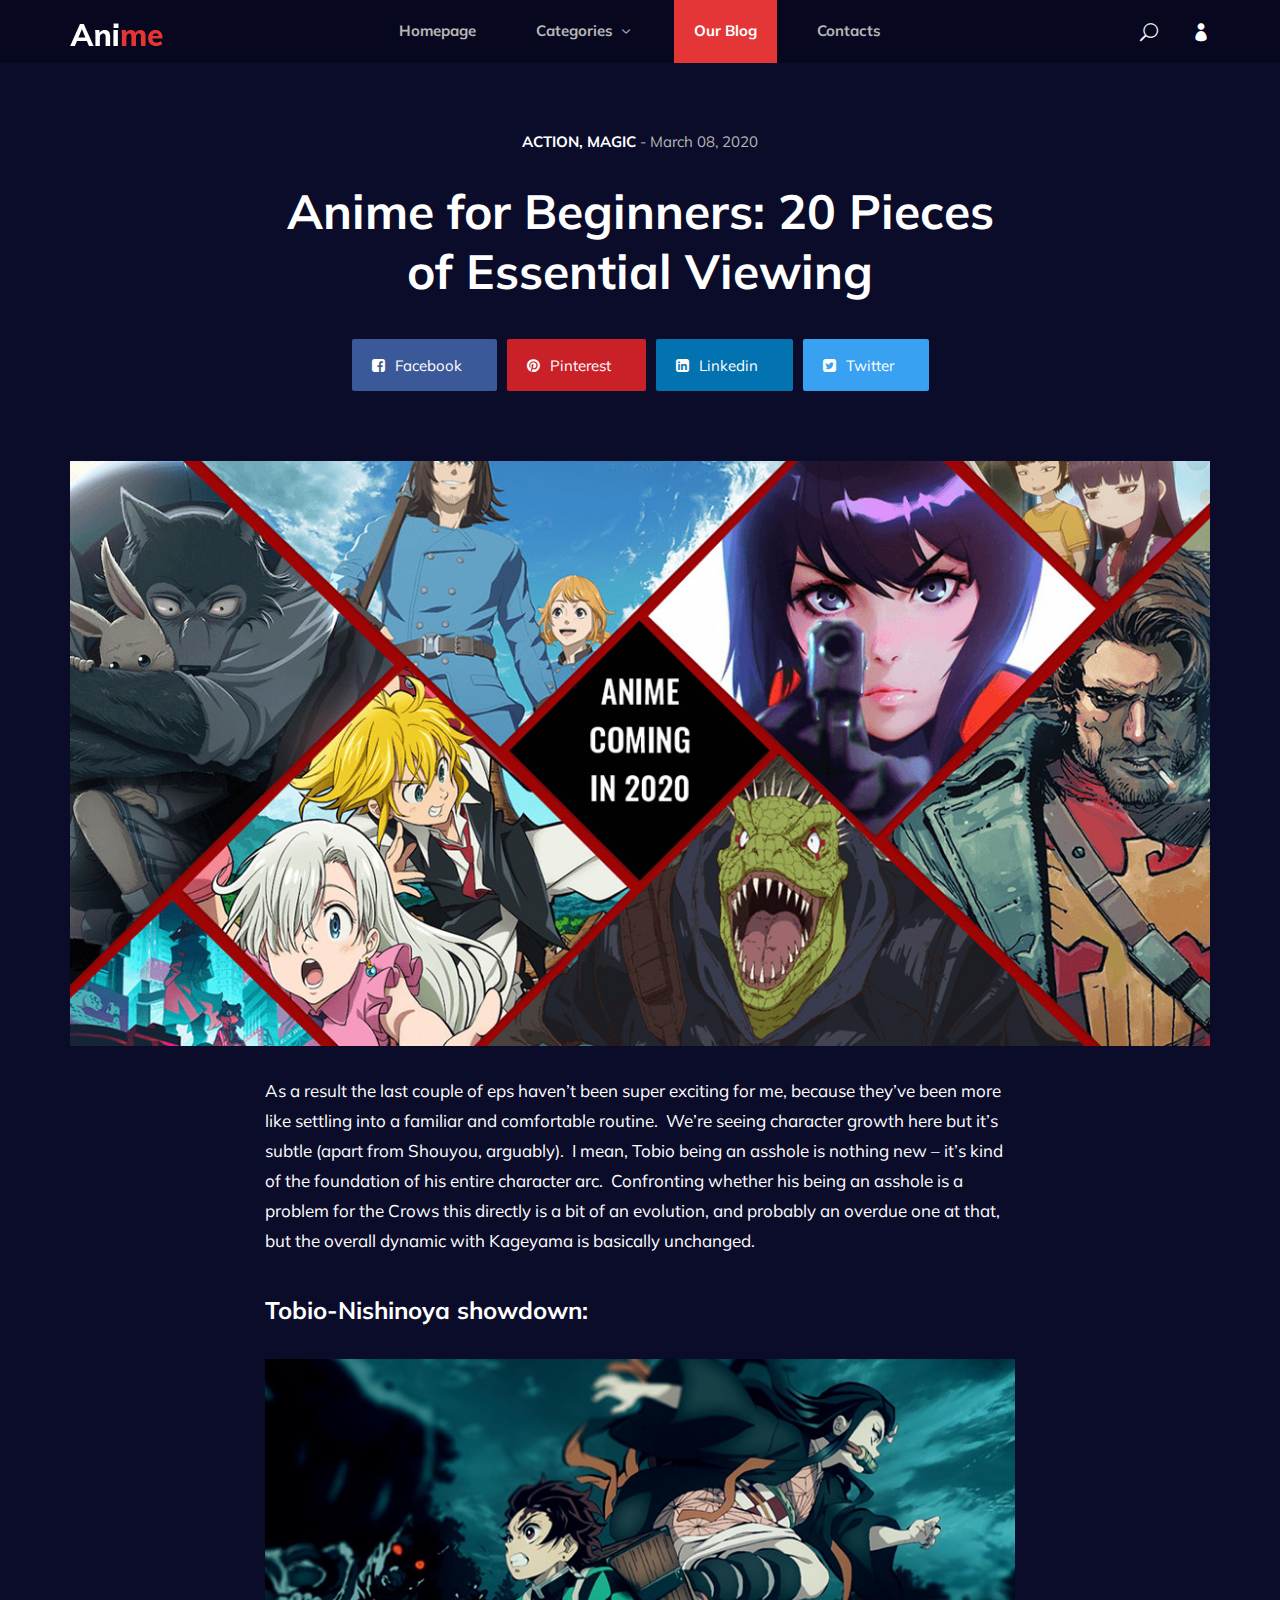
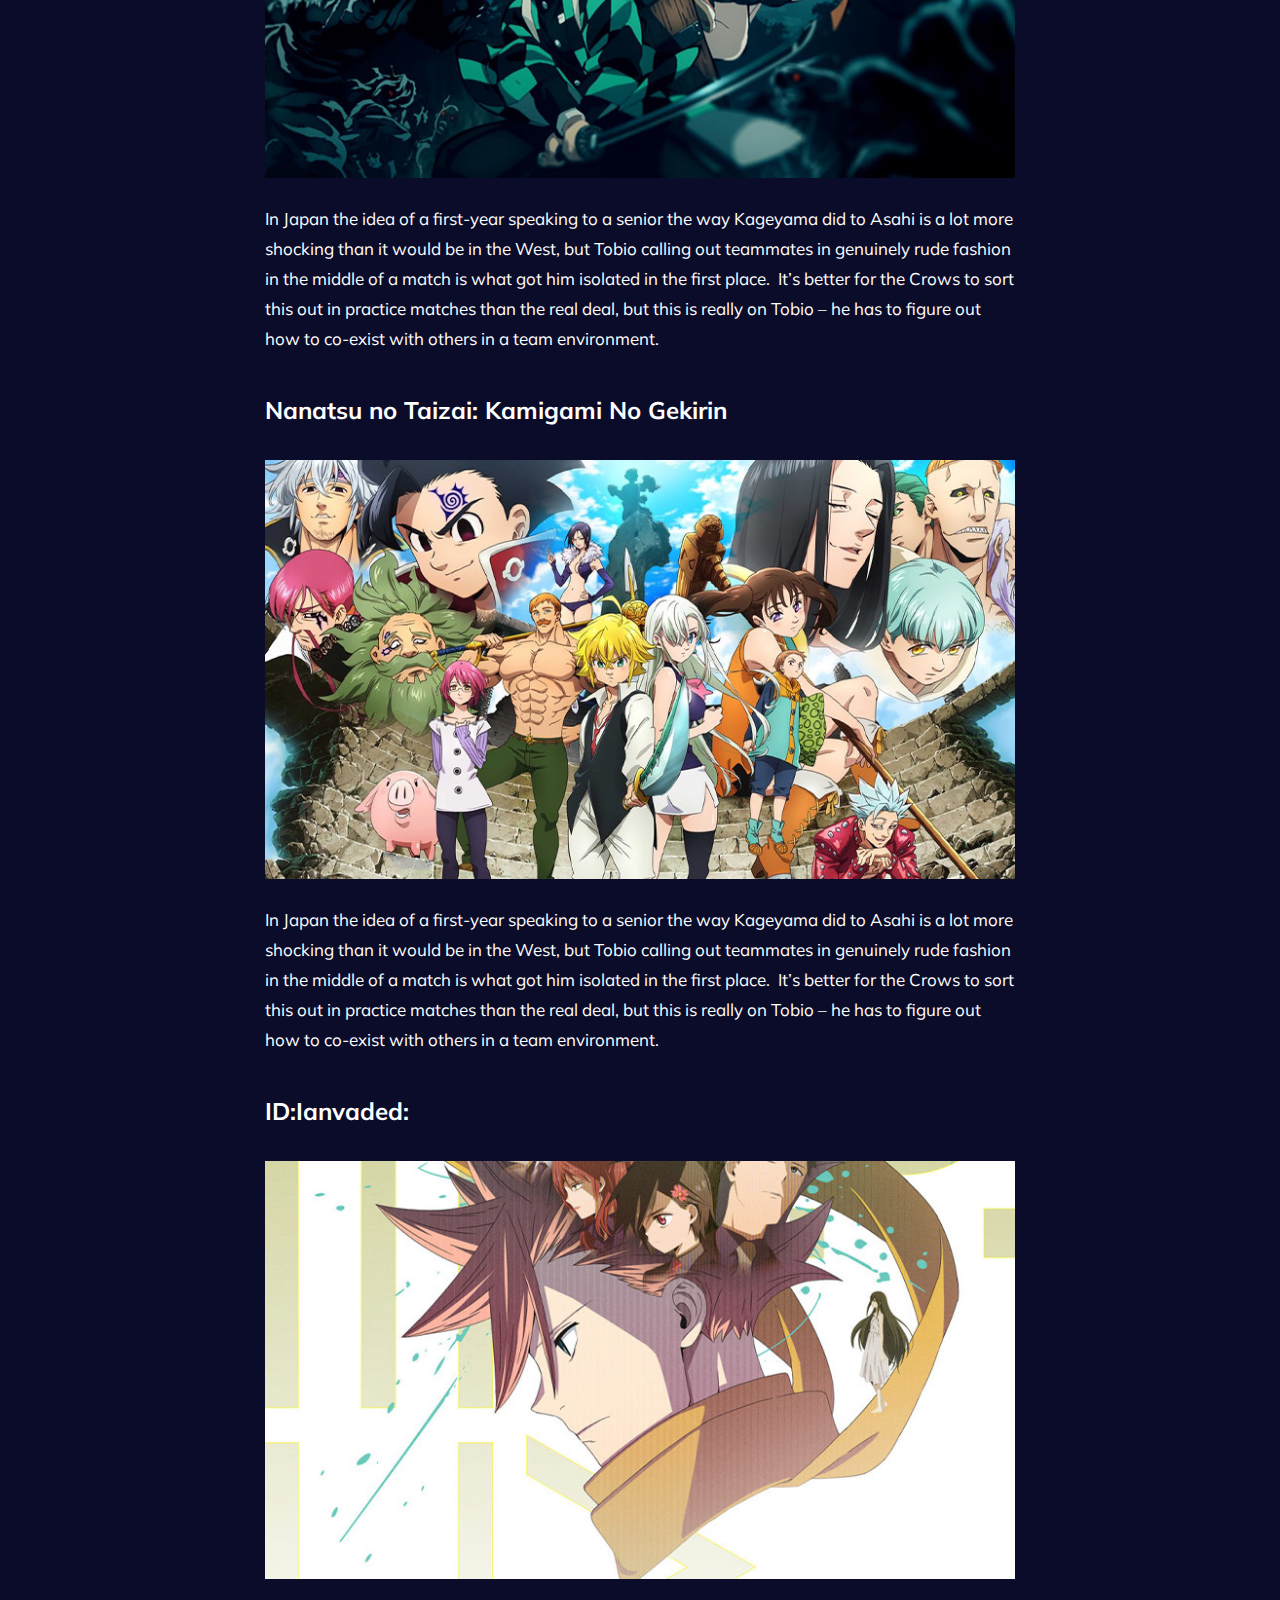
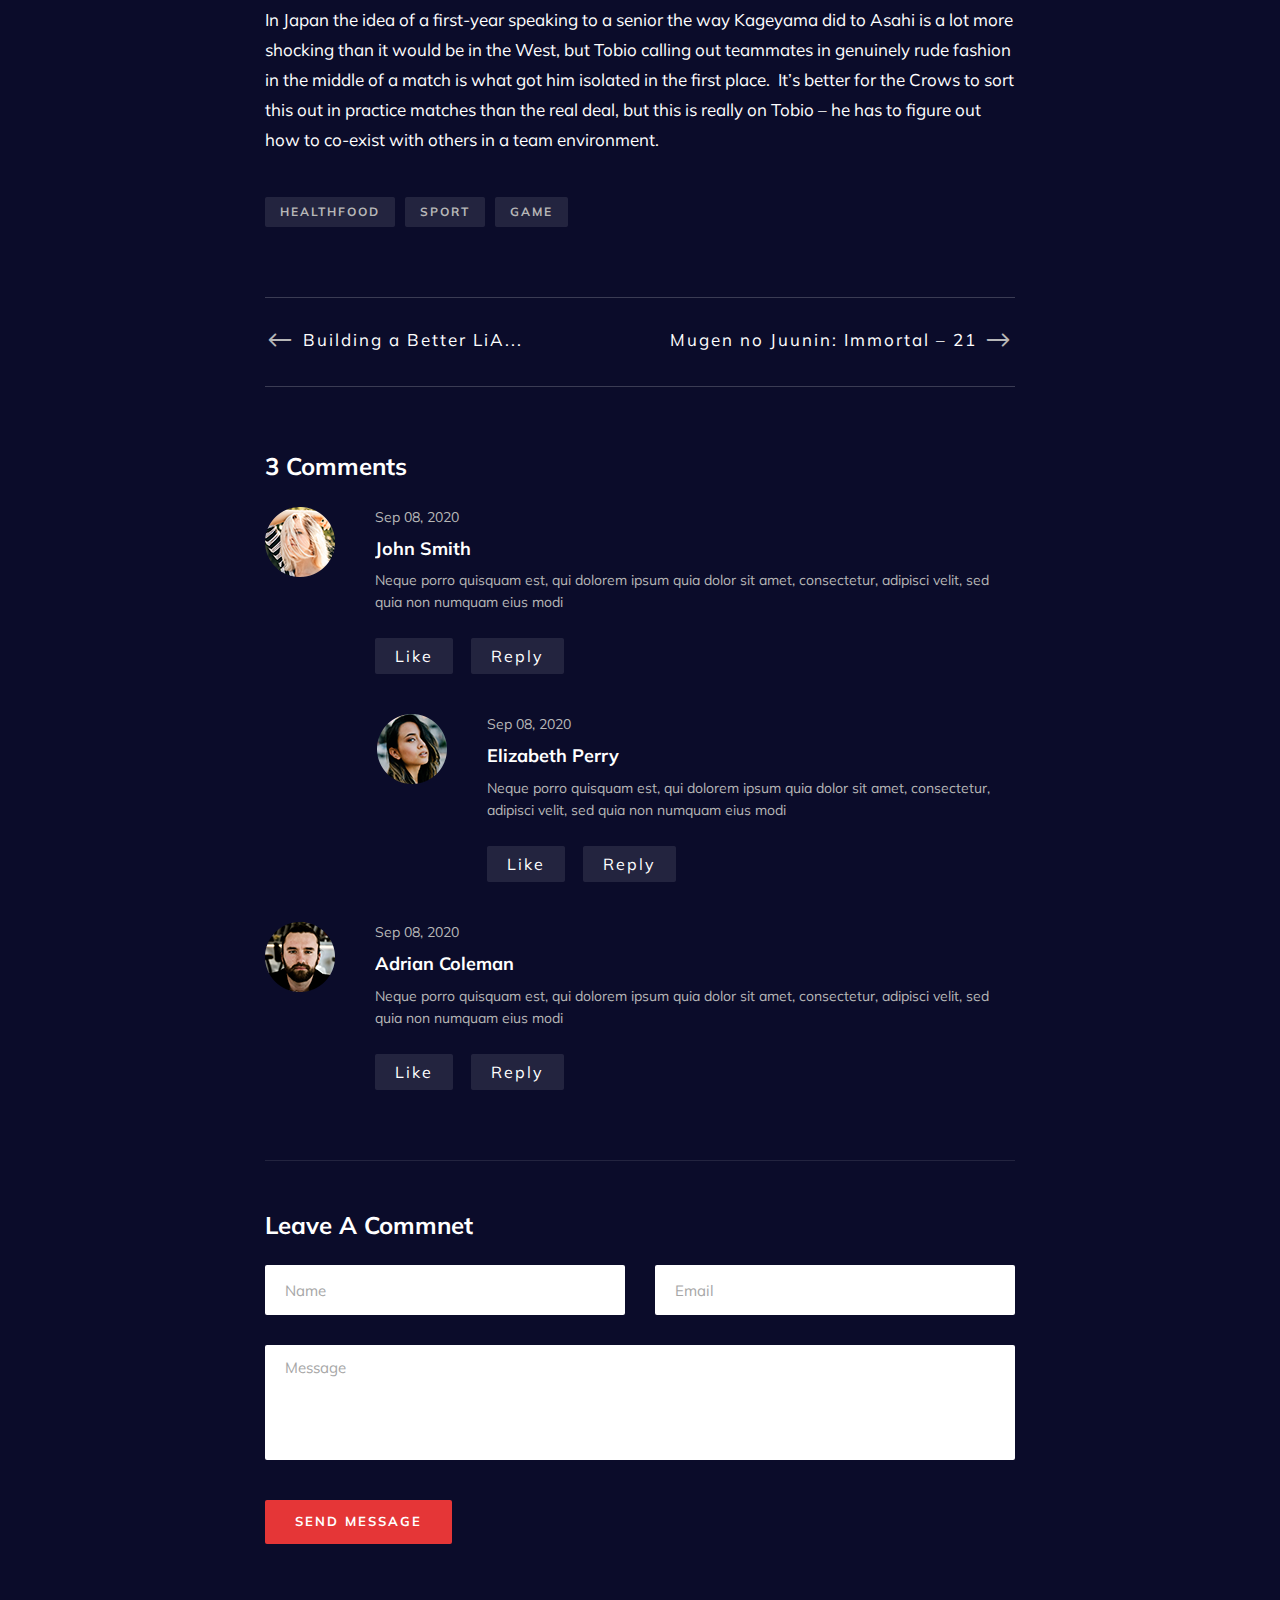
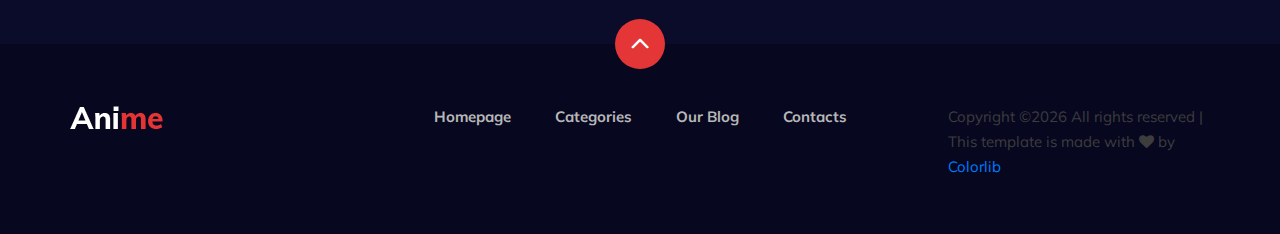
<file: blog-details.html>
<!DOCTYPE html>
<html lang="zxx">

<head>
    <meta charset="UTF-8">
    <meta name="description" content="Anime Template">
    <meta name="keywords" content="Anime, unica, creative, html">
    <meta name="viewport" content="width=device-width, initial-scale=1.0">
    <meta http-equiv="X-UA-Compatible" content="ie=edge">
    <title>Anime | Template</title>

    <!-- Google Font -->
    <link href="https://fonts.googleapis.com/css2?family=Oswald:wght@300;400;500;600;700&display=swap" rel="stylesheet">
    <link href="https://fonts.googleapis.com/css2?family=Mulish:wght@300;400;500;600;700;800;900&display=swap"
    rel="stylesheet">

    <!-- Css Styles -->
    <link rel="stylesheet" href="css/bootstrap.min.css" type="text/css">
    <link rel="stylesheet" href="css/font-awesome.min.css" type="text/css">
    <link rel="stylesheet" href="css/elegant-icons.css" type="text/css">
    <link rel="stylesheet" href="css/plyr.css" type="text/css">
    <link rel="stylesheet" href="css/nice-select.css" type="text/css">
    <link rel="stylesheet" href="css/owl.carousel.min.css" type="text/css">
    <link rel="stylesheet" href="css/slicknav.min.css" type="text/css">
    <link rel="stylesheet" href="css/style.css" type="text/css">
</head>

<body>
    <!-- Page Preloder -->
    <div id="preloder">
        <div class="loader"></div>
    </div>

    <!-- Header Section Begin -->
    <header class="header">
        <div class="container">
            <div class="row">
                <div class="col-lg-2">
                    <div class="header__logo">
                        <a href="./index.html">
                            <img src="img/logo.png" alt="">
                        </a>
                    </div>
                </div>
                <div class="col-lg-8">
                    <div class="header__nav">
                        <nav class="header__menu mobile-menu">
                            <ul>
                                <li><a href="./index.html">Homepage</a></li>
                                <li><a href="./categories.html">Categories <span class="arrow_carrot-down"></span></a>
                                    <ul class="dropdown">
                                        <li><a href="./categories.html">Categories</a></li>
                                        <li><a href="./anime-details.html">Anime Details</a></li>
                                        <li><a href="./anime-watching.html">Anime Watching</a></li>
                                        <li><a href="./blog-details.html">Blog Details</a></li>
                                        <li><a href="./signup.html">Sign Up</a></li>
                                        <li><a href="./login.html">Login</a></li>
                                    </ul>
                                </li>
                                <li class="active"><a href="./blog.html">Our Blog</a></li>
                                <li><a href="#">Contacts</a></li>
                            </ul>
                        </nav>
                    </div>
                </div>
                <div class="col-lg-2">
                    <div class="header__right">
                        <a href="#" class="search-switch"><span class="icon_search"></span></a>
                        <a href="./login.html"><span class="icon_profile"></span></a>
                    </div>
                </div>
            </div>
            <div id="mobile-menu-wrap"></div>
        </div>
    </header>
    <!-- Header End -->

    <!-- Blog Details Section Begin -->
    <section class="blog-details spad">
        <div class="container">
            <div class="row d-flex justify-content-center">
                <div class="col-lg-8">
                    <div class="blog__details__title">
                        <h6>Action, Magic <span>- March 08, 2020</span></h6>
                        <h2>Anime for Beginners: 20 Pieces of Essential Viewing</h2>
                        <div class="blog__details__social">
                            <a href="#" class="facebook"><i class="fa fa-facebook-square"></i> Facebook</a>
                            <a href="#" class="pinterest"><i class="fa fa-pinterest"></i> Pinterest</a>
                            <a href="#" class="linkedin"><i class="fa fa-linkedin-square"></i> Linkedin</a>
                            <a href="#" class="twitter"><i class="fa fa-twitter-square"></i> Twitter</a>
                        </div>
                    </div>
                </div>
                <div class="col-lg-12">
                    <div class="blog__details__pic">
                        <img src="img/blog/details/blog-details-pic.jpg" alt="">
                    </div>
                </div>
                <div class="col-lg-8">
                    <div class="blog__details__content">
                        <div class="blog__details__text">
                            <p>As a result the last couple of eps haven’t been super exciting for me, because they’ve
                                been more like settling into a familiar and comfortable routine.  We’re seeing character
                                growth here but it’s subtle (apart from Shouyou, arguably).  I mean, Tobio being an
                                asshole is nothing new – it’s kind of the foundation of his entire character arc. 
                                Confronting whether his being an asshole is a problem for the Crows this directly is a
                                bit of an evolution, and probably an overdue one at that, but the overall dynamic with
                            Kageyama is basically unchanged.</p>
                        </div>
                        <div class="blog__details__item__text">
                            <h4>Tobio-Nishinoya showdown:</h4>
                            <img src="img/blog/details/bd-item-1.jpg" alt="">
                            <p>In Japan the idea of a first-year speaking to a senior the way Kageyama did to Asahi is a
                                lot more shocking than it would be in the West, but Tobio calling out teammates in
                                genuinely rude fashion in the middle of a match is what got him isolated in the first
                                place.  It’s better for the Crows to sort this out in practice matches than the real
                                deal, but this is really on Tobio – he has to figure out how to co-exist with others in
                            a team environment.</p>
                        </div>
                        <div class="blog__details__item__text">
                            <h4>Nanatsu no Taizai: Kamigami No Gekirin</h4>
                            <img src="img/blog/details/bd-item-2.jpg" alt="">
                            <p>In Japan the idea of a first-year speaking to a senior the way Kageyama did to Asahi is a
                                lot more shocking than it would be in the West, but Tobio calling out teammates in
                                genuinely rude fashion in the middle of a match is what got him isolated in the first
                                place.  It’s better for the Crows to sort this out in practice matches than the real
                                deal, but this is really on Tobio – he has to figure out how to co-exist with others in
                            a team environment.</p>
                        </div>
                        <div class="blog__details__item__text">
                            <h4>ID:Ianvaded:</h4>
                            <img src="img/blog/details/bd-item-3.jpg" alt="">
                            <p>In Japan the idea of a first-year speaking to a senior the way Kageyama did to Asahi is a
                                lot more shocking than it would be in the West, but Tobio calling out teammates in
                                genuinely rude fashion in the middle of a match is what got him isolated in the first
                                place.  It’s better for the Crows to sort this out in practice matches than the real
                                deal, but this is really on Tobio – he has to figure out how to co-exist with others in
                            a team environment.</p>
                        </div>
                        <div class="blog__details__tags">
                            <a href="#">Healthfood</a>
                            <a href="#">Sport</a>
                            <a href="#">Game</a>
                        </div>
                        <div class="blog__details__btns">
                            <div class="row">
                                <div class="col-lg-6">
                                    <div class="blog__details__btns__item">
                                        <h5><a href="#"><span class="arrow_left"></span> Building a Better LiA...</a>
                                        </h5>
                                    </div>
                                </div>
                                <div class="col-lg-6">
                                    <div class="blog__details__btns__item next__btn">
                                        <h5><a href="#">Mugen no Juunin: Immortal – 21 <span
                                            class="arrow_right"></span></a></h5>
                                        </div>
                                    </div>
                                </div>
                            </div>
                            <div class="blog__details__comment">
                                <h4>3 Comments</h4>
                                <div class="blog__details__comment__item">
                                    <div class="blog__details__comment__item__pic">
                                        <img src="img/blog/details/comment-1.png" alt="">
                                    </div>
                                    <div class="blog__details__comment__item__text">
                                        <span>Sep 08, 2020</span>
                                        <h5>John Smith</h5>
                                        <p>Neque porro quisquam est, qui dolorem ipsum quia dolor sit amet, consectetur,
                                        adipisci velit, sed quia non numquam eius modi</p>
                                        <a href="#">Like</a>
                                        <a href="#">Reply</a>
                                    </div>
                                </div>
                                <div class="blog__details__comment__item blog__details__comment__item--reply">
                                    <div class="blog__details__comment__item__pic">
                                        <img src="img/blog/details/comment-2.png" alt="">
                                    </div>
                                    <div class="blog__details__comment__item__text">
                                        <span>Sep 08, 2020</span>
                                        <h5>Elizabeth Perry</h5>
                                        <p>Neque porro quisquam est, qui dolorem ipsum quia dolor sit amet, consectetur,
                                        adipisci velit, sed quia non numquam eius modi</p>
                                        <a href="#">Like</a>
                                        <a href="#">Reply</a>
                                    </div>
                                </div>
                                <div class="blog__details__comment__item">
                                    <div class="blog__details__comment__item__pic">
                                        <img src="img/blog/details/comment-3.png" alt="">
                                    </div>
                                    <div class="blog__details__comment__item__text">
                                        <span>Sep 08, 2020</span>
                                        <h5>Adrian Coleman</h5>
                                        <p>Neque porro quisquam est, qui dolorem ipsum quia dolor sit amet, consectetur,
                                        adipisci velit, sed quia non numquam eius modi</p>
                                        <a href="#">Like</a>
                                        <a href="#">Reply</a>
                                    </div>
                                </div>
                            </div>
                            <div class="blog__details__form">
                                <h4>Leave A Commnet</h4>
                                <form action="#">
                                    <div class="row">
                                        <div class="col-lg-6 col-md-6 col-sm-6">
                                            <input type="text" placeholder="Name">
                                        </div>
                                        <div class="col-lg-6 col-md-6 col-sm-6">
                                            <input type="text" placeholder="Email">
                                        </div>
                                        <div class="col-lg-12">
                                            <textarea placeholder="Message"></textarea>
                                            <button type="submit" class="site-btn">Send Message</button>
                                        </div>
                                    </div>
                                </form>
                            </div>
                        </div>
                    </div>
                </div>
            </div>
        </section>
        <!-- Blog Details Section End -->

        <!-- Footer Section Begin -->
        <footer class="footer">
            <div class="page-up">
                <a href="#" id="scrollToTopButton"><span class="arrow_carrot-up"></span></a>
            </div>
            <div class="container">
                <div class="row">
                    <div class="col-lg-3">
                        <div class="footer__logo">
                            <a href="./index.html"><img src="img/logo.png" alt=""></a>
                        </div>
                    </div>
                    <div class="col-lg-6">
                        <div class="footer__nav">
                            <ul>
                                <li class="active"><a href="./index.html">Homepage</a></li>
                                <li><a href="./categories.html">Categories</a></li>
                                <li><a href="./blog.html">Our Blog</a></li>
                                <li><a href="#">Contacts</a></li>
                            </ul>
                        </div>
                    </div>
                    <div class="col-lg-3">
                        <p><!-- Link back to Colorlib can't be removed. Template is licensed under CC BY 3.0. -->
                          Copyright &copy;<script>document.write(new Date().getFullYear());</script> All rights reserved | This template is made with <i class="fa fa-heart" aria-hidden="true"></i> by <a href="https://colorlib.com" target="_blank">Colorlib</a>
                          <!-- Link back to Colorlib can't be removed. Template is licensed under CC BY 3.0. --></p>

                      </div>
                  </div>
              </div>
          </footer>
          <!-- Footer Section End -->

          <!-- Search model Begin -->
          <div class="search-model">
            <div class="h-100 d-flex align-items-center justify-content-center">
                <div class="search-close-switch"><i class="icon_close"></i></div>
                <form class="search-model-form">
                    <input type="text" id="search-input" placeholder="Search here.....">
                </form>
            </div>
        </div>
        <!-- Search model end -->

        <!-- Js Plugins -->
        <script src="js/jquery-3.3.1.min.js"></script>
        <script src="js/bootstrap.min.js"></script>
        <script src="js/player.js"></script>
        <script src="js/jquery.nice-select.min.js"></script>
        <script src="js/mixitup.min.js"></script>
        <script src="js/jquery.slicknav.js"></script>
        <script src="js/owl.carousel.min.js"></script>
        <script src="js/main.js"></script>

    </body>

    </html>
</file>
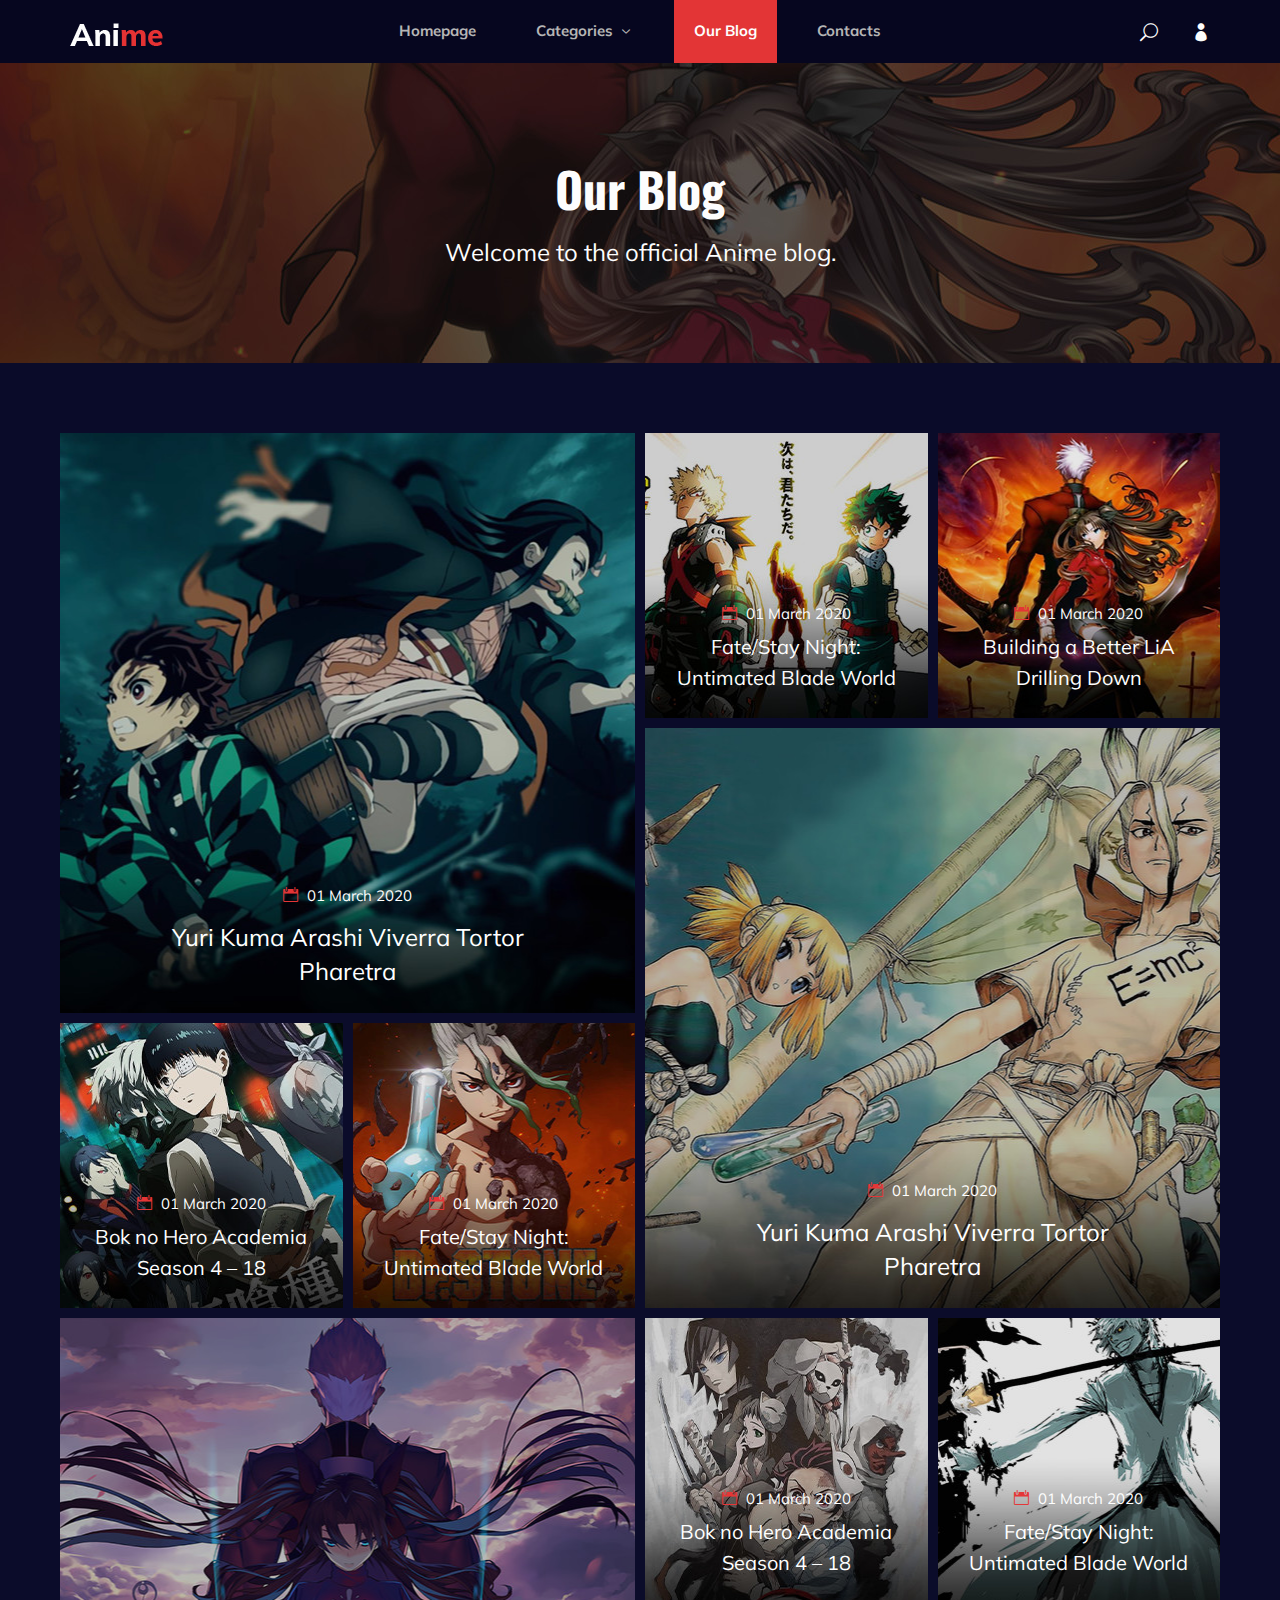
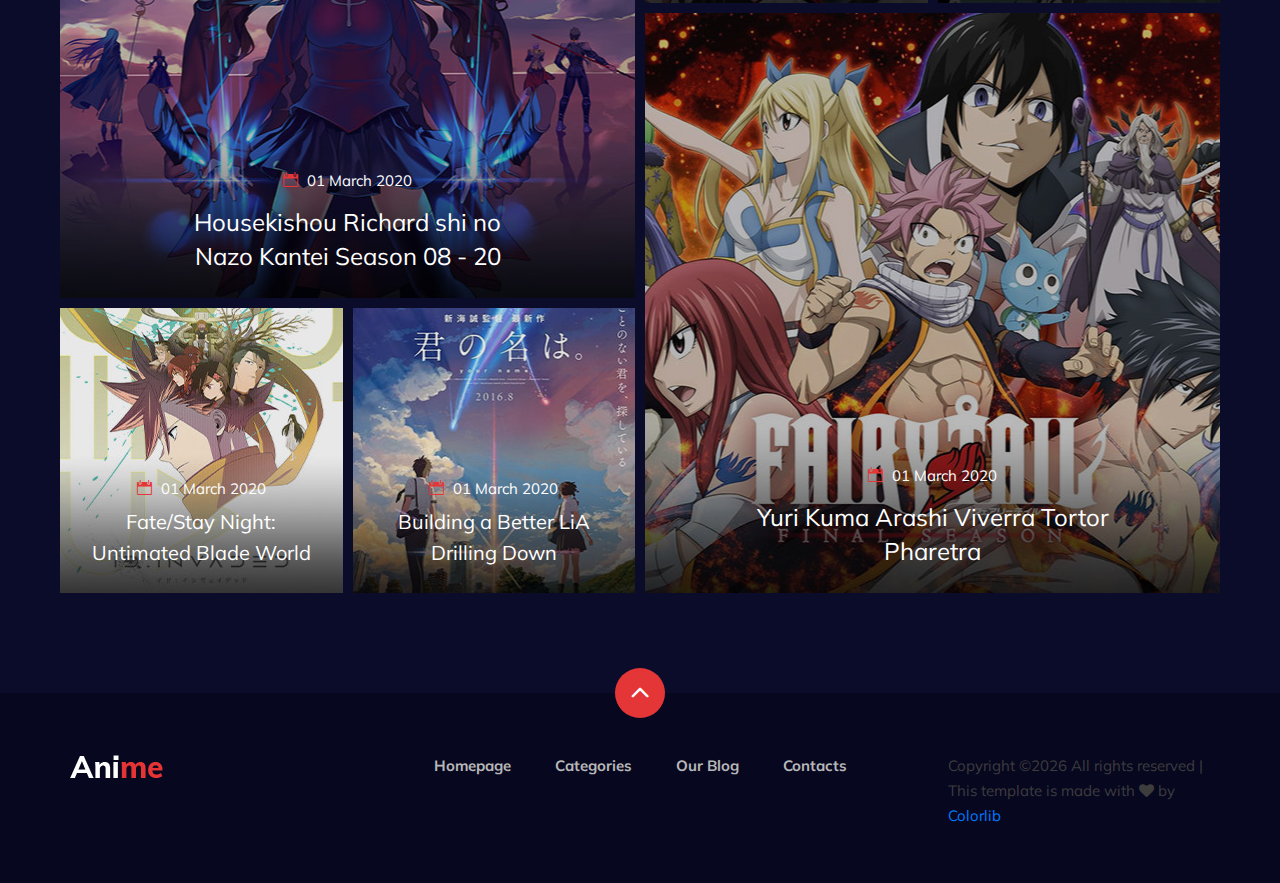
<file: blog.html>
<!DOCTYPE html>
<html lang="zxx">

<head>
    <meta charset="UTF-8">
    <meta name="description" content="Anime Template">
    <meta name="keywords" content="Anime, unica, creative, html">
    <meta name="viewport" content="width=device-width, initial-scale=1.0">
    <meta http-equiv="X-UA-Compatible" content="ie=edge">
    <title>Anime | Template</title>

    <!-- Google Font -->
    <link href="https://fonts.googleapis.com/css2?family=Oswald:wght@300;400;500;600;700&display=swap" rel="stylesheet">
    <link href="https://fonts.googleapis.com/css2?family=Mulish:wght@300;400;500;600;700;800;900&display=swap"
    rel="stylesheet">

    <!-- Css Styles -->
    <link rel="stylesheet" href="css/bootstrap.min.css" type="text/css">
    <link rel="stylesheet" href="css/font-awesome.min.css" type="text/css">
    <link rel="stylesheet" href="css/elegant-icons.css" type="text/css">
    <link rel="stylesheet" href="css/plyr.css" type="text/css">
    <link rel="stylesheet" href="css/nice-select.css" type="text/css">
    <link rel="stylesheet" href="css/owl.carousel.min.css" type="text/css">
    <link rel="stylesheet" href="css/slicknav.min.css" type="text/css">
    <link rel="stylesheet" href="css/style.css" type="text/css">
</head>

<body>
    <!-- Page Preloder -->
    <div id="preloder">
        <div class="loader"></div>
    </div>

    <!-- Header Section Begin -->
    <header class="header">
        <div class="container">
            <div class="row">
                <div class="col-lg-2">
                    <div class="header__logo">
                        <a href="./index.html">
                            <img src="img/logo.png" alt="">
                        </a>
                    </div>
                </div>
                <div class="col-lg-8">
                    <div class="header__nav">
                        <nav class="header__menu mobile-menu">
                            <ul>
                                <li><a href="./index.html">Homepage</a></li>
                                <li><a href="./categories.html">Categories <span class="arrow_carrot-down"></span></a>
                                    <ul class="dropdown">
                                        <li><a href="./categories.html">Categories</a></li>
                                        <li><a href="./anime-details.html">Anime Details</a></li>
                                        <li><a href="./anime-watching.html">Anime Watching</a></li>
                                        <li><a href="./blog-details.html">Blog Details</a></li>
                                        <li><a href="./signup.html">Sign Up</a></li>
                                        <li><a href="./login.html">Login</a></li>
                                    </ul>
                                </li>
                                <li class="active"><a href="./blog.html">Our Blog</a></li>
                                <li><a href="#">Contacts</a></li>
                            </ul>
                        </nav>
                    </div>
                </div>
                <div class="col-lg-2">
                    <div class="header__right">
                        <a href="#" class="search-switch"><span class="icon_search"></span></a>
                        <a href="./login.html"><span class="icon_profile"></span></a>
                    </div>
                </div>
            </div>
            <div id="mobile-menu-wrap"></div>
        </div>
    </header>
    <!-- Header End -->

    <!-- Normal Breadcrumb Begin -->
    <section class="normal-breadcrumb set-bg" data-setbg="img/normal-breadcrumb.jpg">
        <div class="container">
            <div class="row">
                <div class="col-lg-12 text-center">
                    <div class="normal__breadcrumb__text">
                        <h2>Our Blog</h2>
                        <p>Welcome to the official Anime blog.</p>
                    </div>
                </div>
            </div>
        </div>
    </section>
    <!-- Normal Breadcrumb End -->

    <!-- Blog Section Begin -->
    <section class="blog spad">
        <div class="container">
            <div class="row">
                <div class="col-lg-6">
                    <div class="row">
                        <div class="col-lg-12">
                            <div class="blog__item set-bg" data-setbg="img/blog/blog-1.jpg">
                                <div class="blog__item__text">
                                    <p><span class="icon_calendar"></span> 01 March 2020</p>
                                    <h4><a href="#">Yuri Kuma Arashi Viverra Tortor Pharetra</a></h4>
                                </div>
                            </div>
                        </div>
                        <div class="col-lg-6 col-md-6 col-sm-6">
                            <div class="blog__item small__item set-bg" data-setbg="img/blog/blog-4.jpg">
                                <div class="blog__item__text">
                                    <p><span class="icon_calendar"></span> 01 March 2020</p>
                                    <h4><a href="#">Bok no Hero Academia Season 4 – 18</a></h4>
                                </div>
                            </div>
                        </div>
                        <div class="col-lg-6 col-md-6 col-sm-6">
                            <div class="blog__item small__item set-bg" data-setbg="img/blog/blog-5.jpg">
                                <div class="blog__item__text">
                                    <p><span class="icon_calendar"></span> 01 March 2020</p>
                                    <h4><a href="#">Fate/Stay Night: Untimated Blade World</a></h4>
                                </div>
                            </div>
                        </div>
                        <div class="col-lg-12">
                            <div class="blog__item set-bg" data-setbg="img/blog/blog-7.jpg">
                                <div class="blog__item__text">
                                    <p><span class="icon_calendar"></span> 01 March 2020</p>
                                    <h4><a href="#">Housekishou Richard shi no Nazo Kantei Season 08 - 20</a></h4>
                                </div>
                            </div>
                        </div>
                        <div class="col-lg-6 col-md-6 col-sm-6">
                            <div class="blog__item small__item set-bg" data-setbg="img/blog/blog-10.jpg">
                                <div class="blog__item__text">
                                    <p><span class="icon_calendar"></span> 01 March 2020</p>
                                    <h4><a href="#">Fate/Stay Night: Untimated Blade World</a></h4>
                                </div>
                            </div>
                        </div>
                        <div class="col-lg-6 col-md-6 col-sm-6">
                            <div class="blog__item small__item set-bg" data-setbg="img/blog/blog-11.jpg">
                                <div class="blog__item__text">
                                    <p><span class="icon_calendar"></span> 01 March 2020</p>
                                    <h4><a href="#">Building a Better LiA Drilling Down</a></h4>
                                </div>
                            </div>
                        </div>
                    </div>
                </div>
                <div class="col-lg-6">
                    <div class="row">
                        <div class="col-lg-6 col-md-6 col-sm-6">
                            <div class="blog__item small__item set-bg" data-setbg="img/blog/blog-2.jpg">
                                <div class="blog__item__text">
                                    <p><span class="icon_calendar"></span> 01 March 2020</p>
                                    <h4><a href="#">Fate/Stay Night: Untimated Blade World</a></h4>
                                </div>
                            </div>
                        </div>
                        <div class="col-lg-6 col-md-6 col-sm-6">
                            <div class="blog__item small__item set-bg" data-setbg="img/blog/blog-3.jpg">
                                <div class="blog__item__text">
                                    <p><span class="icon_calendar"></span> 01 March 2020</p>
                                    <h4><a href="#">Building a Better LiA Drilling Down</a></h4>
                                </div>
                            </div>
                        </div>
                        <div class="col-lg-12">
                            <div class="blog__item set-bg" data-setbg="img/blog/blog-6.jpg">
                                <div class="blog__item__text">
                                    <p><span class="icon_calendar"></span> 01 March 2020</p>
                                    <h4><a href="#">Yuri Kuma Arashi Viverra Tortor Pharetra</a></h4>
                                </div>
                            </div>
                        </div>
                        <div class="col-lg-6 col-md-6 col-sm-6">
                            <div class="blog__item small__item set-bg" data-setbg="img/blog/blog-8.jpg">
                                <div class="blog__item__text">
                                    <p><span class="icon_calendar"></span> 01 March 2020</p>
                                    <h4><a href="#">Bok no Hero Academia Season 4 – 18</a></h4>
                                </div>
                            </div>
                        </div>
                        <div class="col-lg-6 col-md-6 col-sm-6">
                            <div class="blog__item small__item set-bg" data-setbg="img/blog/blog-9.jpg">
                                <div class="blog__item__text">
                                    <p><span class="icon_calendar"></span> 01 March 2020</p>
                                    <h4><a href="#">Fate/Stay Night: Untimated Blade World</a></h4>
                                </div>
                            </div>
                        </div>
                        <div class="col-lg-12">
                            <div class="blog__item set-bg" data-setbg="img/blog/blog-12.jpg">
                                <div class="blog__item__text">
                                    <p><span class="icon_calendar"></span> 01 March 2020</p>
                                    <h4><a href="#">Yuri Kuma Arashi Viverra Tortor Pharetra</a></h4>
                                </div>
                            </div>
                        </div>
                    </div>
                </div>
            </div>
        </div>
    </section>
    <!-- Blog Section End -->

    <!-- Footer Section Begin -->
    <footer class="footer">
        <div class="page-up">
            <a href="#" id="scrollToTopButton"><span class="arrow_carrot-up"></span></a>
        </div>
        <div class="container">
            <div class="row">
                <div class="col-lg-3">
                    <div class="footer__logo">
                        <a href="./index.html"><img src="img/logo.png" alt=""></a>
                    </div>
                </div>
                <div class="col-lg-6">
                    <div class="footer__nav">
                        <ul>
                            <li class="active"><a href="./index.html">Homepage</a></li>
                            <li><a href="./categories.html">Categories</a></li>
                            <li><a href="./blog.html">Our Blog</a></li>
                            <li><a href="#">Contacts</a></li>
                        </ul>
                    </div>
                </div>
                <div class="col-lg-3">
                    <p><!-- Link back to Colorlib can't be removed. Template is licensed under CC BY 3.0. -->
                      Copyright &copy;<script>document.write(new Date().getFullYear());</script> All rights reserved | This template is made with <i class="fa fa-heart" aria-hidden="true"></i> by <a href="https://colorlib.com" target="_blank">Colorlib</a>
                      <!-- Link back to Colorlib can't be removed. Template is licensed under CC BY 3.0. --></p>

                  </div>
              </div>
          </div>
      </footer>
      <!-- Footer Section End -->

      <!-- Search model Begin -->
      <div class="search-model">
        <div class="h-100 d-flex align-items-center justify-content-center">
            <div class="search-close-switch"><i class="icon_close"></i></div>
            <form class="search-model-form">
                <input type="text" id="search-input" placeholder="Search here.....">
            </form>
        </div>
    </div>
    <!-- Search model end -->

    <!-- Js Plugins -->
    <script src="js/jquery-3.3.1.min.js"></script>
    <script src="js/bootstrap.min.js"></script>
    <script src="js/player.js"></script>
    <script src="js/jquery.nice-select.min.js"></script>
    <script src="js/mixitup.min.js"></script>
    <script src="js/jquery.slicknav.js"></script>
    <script src="js/owl.carousel.min.js"></script>
    <script src="js/main.js"></script>

</body>

</html>
</file>
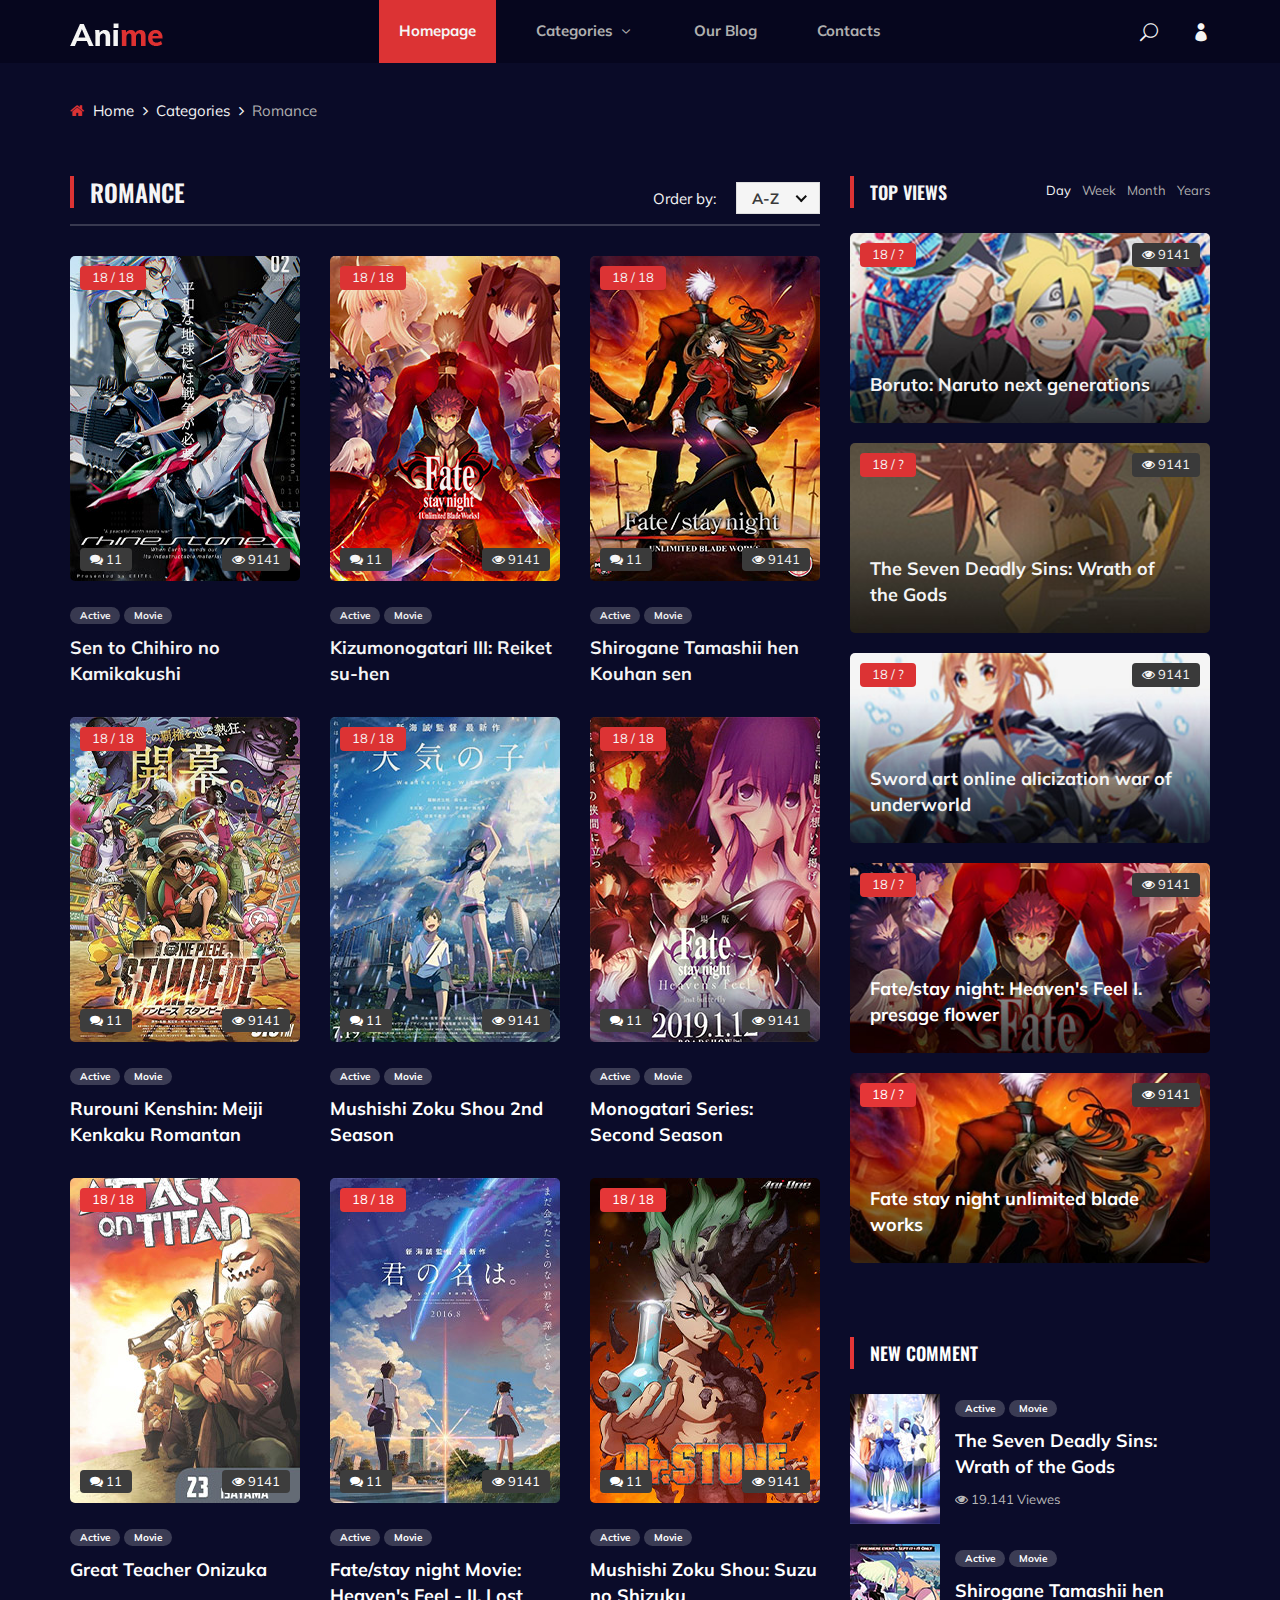
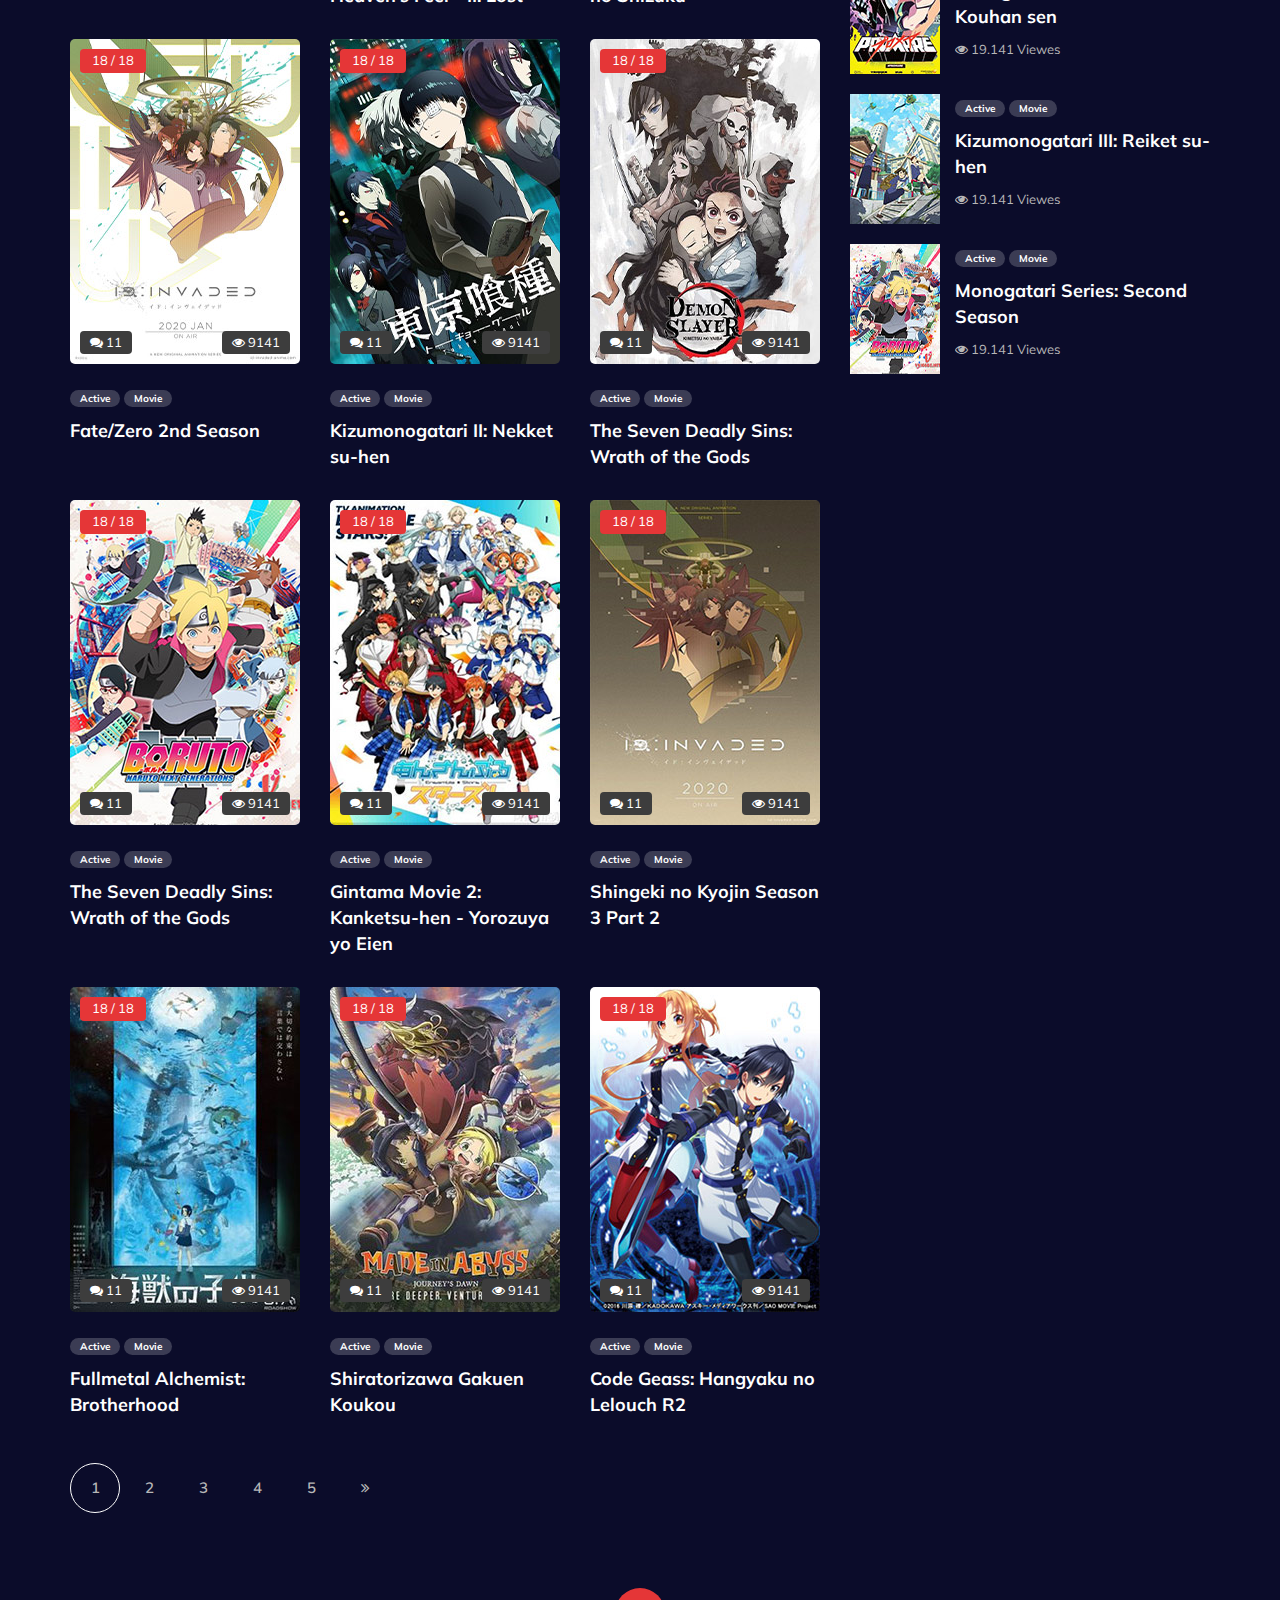
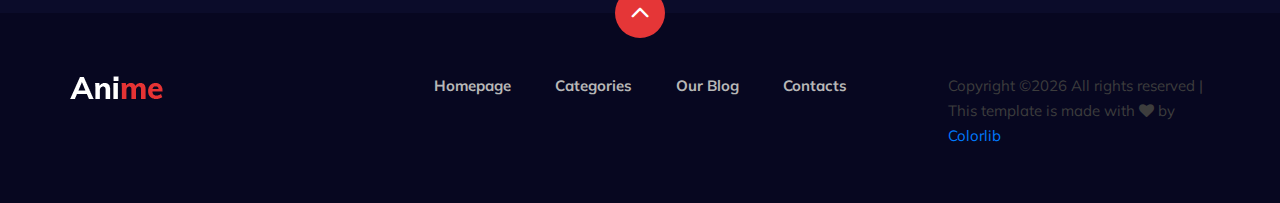
<file: categories.html>
<!DOCTYPE html>
<html lang="zxx">

<head>
    <meta charset="UTF-8">
    <meta name="description" content="Anime Template">
    <meta name="keywords" content="Anime, unica, creative, html">
    <meta name="viewport" content="width=device-width, initial-scale=1.0">
    <meta http-equiv="X-UA-Compatible" content="ie=edge">
    <title>Anime | Template</title>

    <!-- Google Font -->
    <link href="https://fonts.googleapis.com/css2?family=Oswald:wght@300;400;500;600;700&display=swap" rel="stylesheet">
    <link href="https://fonts.googleapis.com/css2?family=Mulish:wght@300;400;500;600;700;800;900&display=swap"
    rel="stylesheet">

    <!-- Css Styles -->
    <link rel="stylesheet" href="css/bootstrap.min.css" type="text/css">
    <link rel="stylesheet" href="css/font-awesome.min.css" type="text/css">
    <link rel="stylesheet" href="css/elegant-icons.css" type="text/css">
    <link rel="stylesheet" href="css/plyr.css" type="text/css">
    <link rel="stylesheet" href="css/nice-select.css" type="text/css">
    <link rel="stylesheet" href="css/owl.carousel.min.css" type="text/css">
    <link rel="stylesheet" href="css/slicknav.min.css" type="text/css">
    <link rel="stylesheet" href="css/style.css" type="text/css">
</head>

<body>
    <!-- Page Preloder -->
    <div id="preloder">
        <div class="loader"></div>
    </div>

    <!-- Header Section Begin -->
    <header class="header">
        <div class="container">
            <div class="row">
                <div class="col-lg-2">
                    <div class="header__logo">
                        <a href="./index.html">
                            <img src="img/logo.png" alt="">
                        </a>
                    </div>
                </div>
                <div class="col-lg-8">
                    <div class="header__nav">
                        <nav class="header__menu mobile-menu">
                            <ul>
                                <li class="active"><a href="./index.html">Homepage</a></li>
                                <li><a href="./categories.html">Categories <span class="arrow_carrot-down"></span></a>
                                    <ul class="dropdown">
                                        <li><a href="./categories.html">Categories</a></li>
                                        <li><a href="./anime-details.html">Anime Details</a></li>
                                        <li><a href="./anime-watching.html">Anime Watching</a></li>
                                        <li><a href="./blog-details.html">Blog Details</a></li>
                                        <li><a href="./signup.html">Sign Up</a></li>
                                        <li><a href="./login.html">Login</a></li>
                                    </ul>
                                </li>
                                <li><a href="./blog.html">Our Blog</a></li>
                                <li><a href="#">Contacts</a></li>
                            </ul>
                        </nav>
                    </div>
                </div>
                <div class="col-lg-2">
                    <div class="header__right">
                        <a href="#" class="search-switch"><span class="icon_search"></span></a>
                        <a href="./login.html"><span class="icon_profile"></span></a>
                    </div>
                </div>
            </div>
            <div id="mobile-menu-wrap"></div>
        </div>
    </header>
    <!-- Header End -->

    <!-- Breadcrumb Begin -->
    <div class="breadcrumb-option">
        <div class="container">
            <div class="row">
                <div class="col-lg-12">
                    <div class="breadcrumb__links">
                        <a href="./index.html"><i class="fa fa-home"></i> Home</a>
                        <a href="./categories.html">Categories</a>
                        <span>Romance</span>
                    </div>
                </div>
            </div>
        </div>
    </div>
    <!-- Breadcrumb End -->

    <!-- Product Section Begin -->
    <section class="product-page spad">
        <div class="container">
            <div class="row">
                <div class="col-lg-8">
                    <div class="product__page__content">
                        <div class="product__page__title">
                            <div class="row">
                                <div class="col-lg-8 col-md-8 col-sm-6">
                                    <div class="section-title">
                                        <h4>Romance</h4>
                                    </div>
                                </div>
                                <div class="col-lg-4 col-md-4 col-sm-6">
                                    <div class="product__page__filter">
                                        <p>Order by:</p>
                                        <select>
                                            <option value="">A-Z</option>
                                            <option value="">1-10</option>
                                            <option value="">10-50</option>
                                        </select>
                                    </div>
                                </div>
                            </div>
                        </div>
                        <div class="row">
                            <div class="col-lg-4 col-md-6 col-sm-6">
                                <div class="product__item">
                                    <div class="product__item__pic set-bg" data-setbg="img/popular/popular-1.jpg">
                                        <div class="ep">18 / 18</div>
                                        <div class="comment"><i class="fa fa-comments"></i> 11</div>
                                        <div class="view"><i class="fa fa-eye"></i> 9141</div>
                                    </div>
                                    <div class="product__item__text">
                                        <ul>
                                            <li>Active</li>
                                            <li>Movie</li>
                                        </ul>
                                        <h5><a href="#">Sen to Chihiro no Kamikakushi</a></h5>
                                    </div>
                                </div>
                            </div>
                            <div class="col-lg-4 col-md-6 col-sm-6">
                                <div class="product__item">
                                    <div class="product__item__pic set-bg" data-setbg="img/popular/popular-2.jpg">
                                        <div class="ep">18 / 18</div>
                                        <div class="comment"><i class="fa fa-comments"></i> 11</div>
                                        <div class="view"><i class="fa fa-eye"></i> 9141</div>
                                    </div>
                                    <div class="product__item__text">
                                        <ul>
                                            <li>Active</li>
                                            <li>Movie</li>
                                        </ul>
                                        <h5><a href="#">Kizumonogatari III: Reiket su-hen</a></h5>
                                    </div>
                                </div>
                            </div>
                            <div class="col-lg-4 col-md-6 col-sm-6">
                                <div class="product__item">
                                    <div class="product__item__pic set-bg" data-setbg="img/popular/popular-3.jpg">
                                        <div class="ep">18 / 18</div>
                                        <div class="comment"><i class="fa fa-comments"></i> 11</div>
                                        <div class="view"><i class="fa fa-eye"></i> 9141</div>
                                    </div>
                                    <div class="product__item__text">
                                        <ul>
                                            <li>Active</li>
                                            <li>Movie</li>
                                        </ul>
                                        <h5><a href="#">Shirogane Tamashii hen Kouhan sen</a></h5>
                                    </div>
                                </div>
                            </div>
                            <div class="col-lg-4 col-md-6 col-sm-6">
                                <div class="product__item">
                                    <div class="product__item__pic set-bg" data-setbg="img/popular/popular-4.jpg">
                                        <div class="ep">18 / 18</div>
                                        <div class="comment"><i class="fa fa-comments"></i> 11</div>
                                        <div class="view"><i class="fa fa-eye"></i> 9141</div>
                                    </div>
                                    <div class="product__item__text">
                                        <ul>
                                            <li>Active</li>
                                            <li>Movie</li>
                                        </ul>
                                        <h5><a href="#">Rurouni Kenshin: Meiji Kenkaku Romantan</a></h5>
                                    </div>
                                </div>
                            </div>
                            <div class="col-lg-4 col-md-6 col-sm-6">
                                <div class="product__item">
                                    <div class="product__item__pic set-bg" data-setbg="img/popular/popular-5.jpg">
                                        <div class="ep">18 / 18</div>
                                        <div class="comment"><i class="fa fa-comments"></i> 11</div>
                                        <div class="view"><i class="fa fa-eye"></i> 9141</div>
                                    </div>
                                    <div class="product__item__text">
                                        <ul>
                                            <li>Active</li>
                                            <li>Movie</li>
                                        </ul>
                                        <h5><a href="#">Mushishi Zoku Shou 2nd Season</a></h5>
                                    </div>
                                </div>
                            </div>
                            <div class="col-lg-4 col-md-6 col-sm-6">
                                <div class="product__item">
                                    <div class="product__item__pic set-bg" data-setbg="img/popular/popular-6.jpg">
                                        <div class="ep">18 / 18</div>
                                        <div class="comment"><i class="fa fa-comments"></i> 11</div>
                                        <div class="view"><i class="fa fa-eye"></i> 9141</div>
                                    </div>
                                    <div class="product__item__text">
                                        <ul>
                                            <li>Active</li>
                                            <li>Movie</li>
                                        </ul>
                                        <h5><a href="#">Monogatari Series: Second Season</a></h5>
                                    </div>
                                </div>
                            </div>
                            <div class="col-lg-4 col-md-6 col-sm-6">
                                <div class="product__item">
                                    <div class="product__item__pic set-bg" data-setbg="img/recent/recent-1.jpg">
                                        <div class="ep">18 / 18</div>
                                        <div class="comment"><i class="fa fa-comments"></i> 11</div>
                                        <div class="view"><i class="fa fa-eye"></i> 9141</div>
                                    </div>
                                    <div class="product__item__text">
                                        <ul>
                                            <li>Active</li>
                                            <li>Movie</li>
                                        </ul>
                                        <h5><a href="#">Great Teacher Onizuka</a></h5>
                                    </div>
                                </div>
                            </div>
                            <div class="col-lg-4 col-md-6 col-sm-6">
                                <div class="product__item">
                                    <div class="product__item__pic set-bg" data-setbg="img/recent/recent-2.jpg">
                                        <div class="ep">18 / 18</div>
                                        <div class="comment"><i class="fa fa-comments"></i> 11</div>
                                        <div class="view"><i class="fa fa-eye"></i> 9141</div>
                                    </div>
                                    <div class="product__item__text">
                                        <ul>
                                            <li>Active</li>
                                            <li>Movie</li>
                                        </ul>
                                        <h5><a href="#">Fate/stay night Movie: Heaven's Feel - II. Lost</a></h5>
                                    </div>
                                </div>
                            </div>
                            <div class="col-lg-4 col-md-6 col-sm-6">
                                <div class="product__item">
                                    <div class="product__item__pic set-bg" data-setbg="img/recent/recent-3.jpg">
                                        <div class="ep">18 / 18</div>
                                        <div class="comment"><i class="fa fa-comments"></i> 11</div>
                                        <div class="view"><i class="fa fa-eye"></i> 9141</div>
                                    </div>
                                    <div class="product__item__text">
                                        <ul>
                                            <li>Active</li>
                                            <li>Movie</li>
                                        </ul>
                                        <h5><a href="#">Mushishi Zoku Shou: Suzu no Shizuku</a></h5>
                                    </div>
                                </div>
                            </div>
                            <div class="col-lg-4 col-md-6 col-sm-6">
                                <div class="product__item">
                                    <div class="product__item__pic set-bg" data-setbg="img/recent/recent-4.jpg">
                                        <div class="ep">18 / 18</div>
                                        <div class="comment"><i class="fa fa-comments"></i> 11</div>
                                        <div class="view"><i class="fa fa-eye"></i> 9141</div>
                                    </div>
                                    <div class="product__item__text">
                                        <ul>
                                            <li>Active</li>
                                            <li>Movie</li>
                                        </ul>
                                        <h5><a href="#">Fate/Zero 2nd Season</a></h5>
                                    </div>
                                </div>
                            </div>
                            <div class="col-lg-4 col-md-6 col-sm-6">
                                <div class="product__item">
                                    <div class="product__item__pic set-bg" data-setbg="img/recent/recent-5.jpg">
                                        <div class="ep">18 / 18</div>
                                        <div class="comment"><i class="fa fa-comments"></i> 11</div>
                                        <div class="view"><i class="fa fa-eye"></i> 9141</div>
                                    </div>
                                    <div class="product__item__text">
                                        <ul>
                                            <li>Active</li>
                                            <li>Movie</li>
                                        </ul>
                                        <h5><a href="#">Kizumonogatari II: Nekket su-hen</a></h5>
                                    </div>
                                </div>
                            </div>
                            <div class="col-lg-4 col-md-6 col-sm-6">
                                <div class="product__item">
                                    <div class="product__item__pic set-bg" data-setbg="img/recent/recent-6.jpg">
                                        <div class="ep">18 / 18</div>
                                        <div class="comment"><i class="fa fa-comments"></i> 11</div>
                                        <div class="view"><i class="fa fa-eye"></i> 9141</div>
                                    </div>
                                    <div class="product__item__text">
                                        <ul>
                                            <li>Active</li>
                                            <li>Movie</li>
                                        </ul>
                                        <h5><a href="#">The Seven Deadly Sins: Wrath of the Gods</a></h5>
                                    </div>
                                </div>
                            </div>
                            <div class="col-lg-4 col-md-6 col-sm-6">
                                <div class="product__item">
                                    <div class="product__item__pic set-bg" data-setbg="img/trending/trend-1.jpg">
                                        <div class="ep">18 / 18</div>
                                        <div class="comment"><i class="fa fa-comments"></i> 11</div>
                                        <div class="view"><i class="fa fa-eye"></i> 9141</div>
                                    </div>
                                    <div class="product__item__text">
                                        <ul>
                                            <li>Active</li>
                                            <li>Movie</li>
                                        </ul>
                                        <h5><a href="#">The Seven Deadly Sins: Wrath of the Gods</a></h5>
                                    </div>
                                </div>
                            </div>
                            <div class="col-lg-4 col-md-6 col-sm-6">
                                <div class="product__item">
                                    <div class="product__item__pic set-bg" data-setbg="img/trending/trend-2.jpg">
                                        <div class="ep">18 / 18</div>
                                        <div class="comment"><i class="fa fa-comments"></i> 11</div>
                                        <div class="view"><i class="fa fa-eye"></i> 9141</div>
                                    </div>
                                    <div class="product__item__text">
                                        <ul>
                                            <li>Active</li>
                                            <li>Movie</li>
                                        </ul>
                                        <h5><a href="#">Gintama Movie 2: Kanketsu-hen - Yorozuya yo Eien</a></h5>
                                    </div>
                                </div>
                            </div>
                            <div class="col-lg-4 col-md-6 col-sm-6">
                                <div class="product__item">
                                    <div class="product__item__pic set-bg" data-setbg="img/trending/trend-3.jpg">
                                        <div class="ep">18 / 18</div>
                                        <div class="comment"><i class="fa fa-comments"></i> 11</div>
                                        <div class="view"><i class="fa fa-eye"></i> 9141</div>
                                    </div>
                                    <div class="product__item__text">
                                        <ul>
                                            <li>Active</li>
                                            <li>Movie</li>
                                        </ul>
                                        <h5><a href="#">Shingeki no Kyojin Season 3 Part 2</a></h5>
                                    </div>
                                </div>
                            </div>
                            <div class="col-lg-4 col-md-6 col-sm-6">
                                <div class="product__item">
                                    <div class="product__item__pic set-bg" data-setbg="img/trending/trend-4.jpg">
                                        <div class="ep">18 / 18</div>
                                        <div class="comment"><i class="fa fa-comments"></i> 11</div>
                                        <div class="view"><i class="fa fa-eye"></i> 9141</div>
                                    </div>
                                    <div class="product__item__text">
                                        <ul>
                                            <li>Active</li>
                                            <li>Movie</li>
                                        </ul>
                                        <h5><a href="#">Fullmetal Alchemist: Brotherhood</a></h5>
                                    </div>
                                </div>
                            </div>
                            <div class="col-lg-4 col-md-6 col-sm-6">
                                <div class="product__item">
                                    <div class="product__item__pic set-bg" data-setbg="img/trending/trend-5.jpg">
                                        <div class="ep">18 / 18</div>
                                        <div class="comment"><i class="fa fa-comments"></i> 11</div>
                                        <div class="view"><i class="fa fa-eye"></i> 9141</div>
                                    </div>
                                    <div class="product__item__text">
                                        <ul>
                                            <li>Active</li>
                                            <li>Movie</li>
                                        </ul>
                                        <h5><a href="#">Shiratorizawa Gakuen Koukou</a></h5>
                                    </div>
                                </div>
                            </div>
                            <div class="col-lg-4 col-md-6 col-sm-6">
                                <div class="product__item">
                                    <div class="product__item__pic set-bg" data-setbg="img/trending/trend-6.jpg">
                                        <div class="ep">18 / 18</div>
                                        <div class="comment"><i class="fa fa-comments"></i> 11</div>
                                        <div class="view"><i class="fa fa-eye"></i> 9141</div>
                                    </div>
                                    <div class="product__item__text">
                                        <ul>
                                            <li>Active</li>
                                            <li>Movie</li>
                                        </ul>
                                        <h5><a href="#">Code Geass: Hangyaku no Lelouch R2</a></h5>
                                    </div>
                                </div>
                            </div>
                        </div>
                    </div>
                    <div class="product__pagination">
                        <a href="#" class="current-page">1</a>
                        <a href="#">2</a>
                        <a href="#">3</a>
                        <a href="#">4</a>
                        <a href="#">5</a>
                        <a href="#"><i class="fa fa-angle-double-right"></i></a>
                    </div>
                </div>
                <div class="col-lg-4 col-md-6 col-sm-8">
                    <div class="product__sidebar">
                        <div class="product__sidebar__view">
                            <div class="section-title">
                                <h5>Top Views</h5>
                            </div>
                            <ul class="filter__controls">
                                <li class="active" data-filter="*">Day</li>
                                <li data-filter=".week">Week</li>
                                <li data-filter=".month">Month</li>
                                <li data-filter=".years">Years</li>
                            </ul>
                            <div class="filter__gallery">
                                <div class="product__sidebar__view__item set-bg mix day years"
                                data-setbg="img/sidebar/tv-1.jpg">
                                <div class="ep">18 / ?</div>
                                <div class="view"><i class="fa fa-eye"></i> 9141</div>
                                <h5><a href="#">Boruto: Naruto next generations</a></h5>
                            </div>
                            <div class="product__sidebar__view__item set-bg mix month week"
                            data-setbg="img/sidebar/tv-2.jpg">
                            <div class="ep">18 / ?</div>
                            <div class="view"><i class="fa fa-eye"></i> 9141</div>
                            <h5><a href="#">The Seven Deadly Sins: Wrath of the Gods</a></h5>
                        </div>
                        <div class="product__sidebar__view__item set-bg mix week years"
                        data-setbg="img/sidebar/tv-3.jpg">
                        <div class="ep">18 / ?</div>
                        <div class="view"><i class="fa fa-eye"></i> 9141</div>
                        <h5><a href="#">Sword art online alicization war of underworld</a></h5>
                    </div>
                    <div class="product__sidebar__view__item set-bg mix years month"
                    data-setbg="img/sidebar/tv-4.jpg">
                    <div class="ep">18 / ?</div>
                    <div class="view"><i class="fa fa-eye"></i> 9141</div>
                    <h5><a href="#">Fate/stay night: Heaven's Feel I. presage flower</a></h5>
                </div>
                <div class="product__sidebar__view__item set-bg mix day"
                data-setbg="img/sidebar/tv-5.jpg">
                <div class="ep">18 / ?</div>
                <div class="view"><i class="fa fa-eye"></i> 9141</div>
                <h5><a href="#">Fate stay night unlimited blade works</a></h5>
            </div>
        </div>
    </div>
    <div class="product__sidebar__comment">
        <div class="section-title">
            <h5>New Comment</h5>
        </div>
        <div class="product__sidebar__comment__item">
            <div class="product__sidebar__comment__item__pic">
                <img src="img/sidebar/comment-1.jpg" alt="">
            </div>
            <div class="product__sidebar__comment__item__text">
                <ul>
                    <li>Active</li>
                    <li>Movie</li>
                </ul>
                <h5><a href="#">The Seven Deadly Sins: Wrath of the Gods</a></h5>
                <span><i class="fa fa-eye"></i> 19.141 Viewes</span>
            </div>
        </div>
        <div class="product__sidebar__comment__item">
            <div class="product__sidebar__comment__item__pic">
                <img src="img/sidebar/comment-2.jpg" alt="">
            </div>
            <div class="product__sidebar__comment__item__text">
                <ul>
                    <li>Active</li>
                    <li>Movie</li>
                </ul>
                <h5><a href="#">Shirogane Tamashii hen Kouhan sen</a></h5>
                <span><i class="fa fa-eye"></i> 19.141 Viewes</span>
            </div>
        </div>
        <div class="product__sidebar__comment__item">
            <div class="product__sidebar__comment__item__pic">
                <img src="img/sidebar/comment-3.jpg" alt="">
            </div>
            <div class="product__sidebar__comment__item__text">
                <ul>
                    <li>Active</li>
                    <li>Movie</li>
                </ul>
                <h5><a href="#">Kizumonogatari III: Reiket su-hen</a></h5>
                <span><i class="fa fa-eye"></i> 19.141 Viewes</span>
            </div>
        </div>
        <div class="product__sidebar__comment__item">
            <div class="product__sidebar__comment__item__pic">
                <img src="img/sidebar/comment-4.jpg" alt="">
            </div>
            <div class="product__sidebar__comment__item__text">
                <ul>
                    <li>Active</li>
                    <li>Movie</li>
                </ul>
                <h5><a href="#">Monogatari Series: Second Season</a></h5>
                <span><i class="fa fa-eye"></i> 19.141 Viewes</span>
            </div>
        </div>
    </div>
</div>
</div>
</div>
</div>
</section>
<!-- Product Section End -->

<!-- Footer Section Begin -->
<footer class="footer">
    <div class="page-up">
        <a href="#" id="scrollToTopButton"><span class="arrow_carrot-up"></span></a>
    </div>
    <div class="container">
        <div class="row">
            <div class="col-lg-3">
                <div class="footer__logo">
                    <a href="./index.html"><img src="img/logo.png" alt=""></a>
                </div>
            </div>
            <div class="col-lg-6">
                <div class="footer__nav">
                    <ul>
                        <li class="active"><a href="./index.html">Homepage</a></li>
                        <li><a href="./categories.html">Categories</a></li>
                        <li><a href="./blog.html">Our Blog</a></li>
                        <li><a href="#">Contacts</a></li>
                    </ul>
                </div>
            </div>
            <div class="col-lg-3">
                <p><!-- Link back to Colorlib can't be removed. Template is licensed under CC BY 3.0. -->
                  Copyright &copy;<script>document.write(new Date().getFullYear());</script> All rights reserved | This template is made with <i class="fa fa-heart" aria-hidden="true"></i> by <a href="https://colorlib.com" target="_blank">Colorlib</a>
                  <!-- Link back to Colorlib can't be removed. Template is licensed under CC BY 3.0. --></p>

              </div>
          </div>
      </div>
  </footer>
  <!-- Footer Section End -->

  <!-- Search model Begin -->
  <div class="search-model">
    <div class="h-100 d-flex align-items-center justify-content-center">
        <div class="search-close-switch"><i class="icon_close"></i></div>
        <form class="search-model-form">
            <input type="text" id="search-input" placeholder="Search here.....">
        </form>
    </div>
</div>
<!-- Search model end -->

<!-- Js Plugins -->
<script src="js/jquery-3.3.1.min.js"></script>
<script src="js/bootstrap.min.js"></script>
<script src="js/player.js"></script>
<script src="js/jquery.nice-select.min.js"></script>
<script src="js/mixitup.min.js"></script>
<script src="js/jquery.slicknav.js"></script>
<script src="js/owl.carousel.min.js"></script>
<script src="js/main.js"></script>

</body>

</html>
</file>
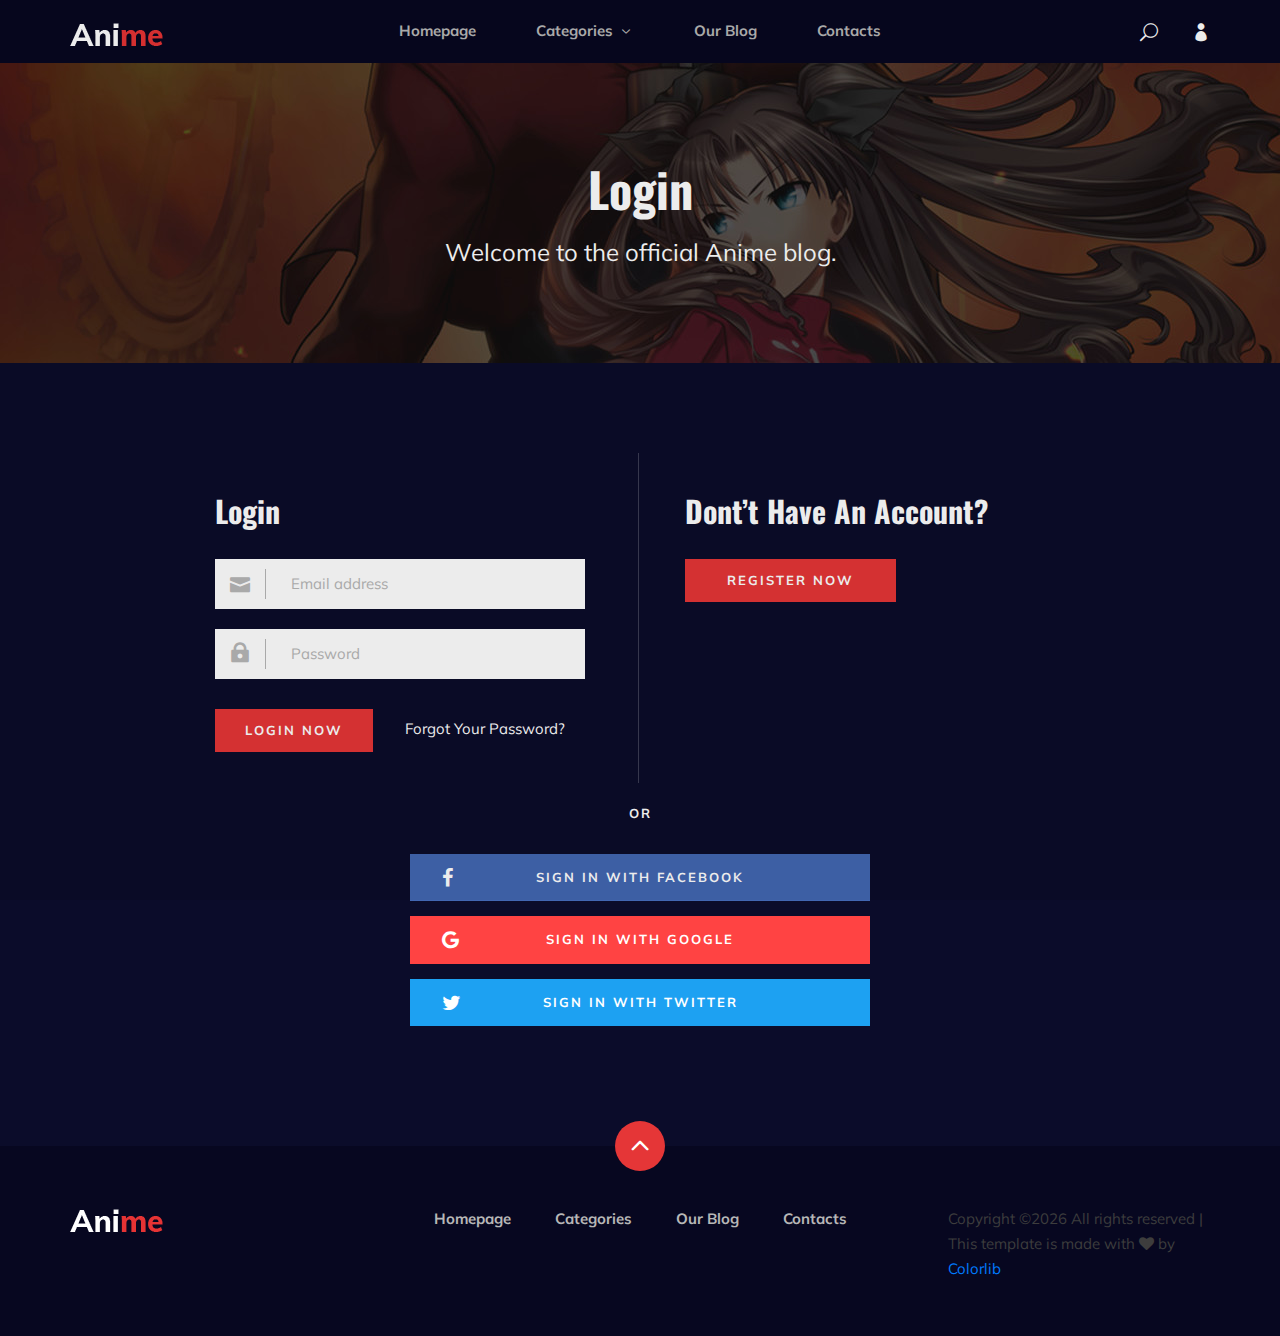
<file: login.html>
<!DOCTYPE html>
<html lang="zxx">

<head>
    <meta charset="UTF-8">
    <meta name="description" content="Anime Template">
    <meta name="keywords" content="Anime, unica, creative, html">
    <meta name="viewport" content="width=device-width, initial-scale=1.0">
    <meta http-equiv="X-UA-Compatible" content="ie=edge">
    <title>Anime | Template</title>

    <!-- Google Font -->
    <link href="https://fonts.googleapis.com/css2?family=Oswald:wght@300;400;500;600;700&display=swap" rel="stylesheet">
    <link href="https://fonts.googleapis.com/css2?family=Mulish:wght@300;400;500;600;700;800;900&display=swap"
    rel="stylesheet">

    <!-- Css Styles -->
    <link rel="stylesheet" href="css/bootstrap.min.css" type="text/css">
    <link rel="stylesheet" href="css/font-awesome.min.css" type="text/css">
    <link rel="stylesheet" href="css/elegant-icons.css" type="text/css">
    <link rel="stylesheet" href="css/plyr.css" type="text/css">
    <link rel="stylesheet" href="css/nice-select.css" type="text/css">
    <link rel="stylesheet" href="css/owl.carousel.min.css" type="text/css">
    <link rel="stylesheet" href="css/slicknav.min.css" type="text/css">
    <link rel="stylesheet" href="css/style.css" type="text/css">
</head>

<body>
    <!-- Page Preloder -->
    <div id="preloder">
        <div class="loader"></div>
    </div>

    <!-- Header Section Begin -->
    <header class="header">
        <div class="container">
            <div class="row">
                <div class="col-lg-2">
                    <div class="header__logo">
                        <a href="./index.html">
                            <img src="img/logo.png" alt="">
                        </a>
                    </div>
                </div>
                <div class="col-lg-8">
                    <div class="header__nav">
                        <nav class="header__menu mobile-menu">
                            <ul>
                                <li><a href="./index.html">Homepage</a></li>
                                <li><a href="./categories.html">Categories <span class="arrow_carrot-down"></span></a>
                                    <ul class="dropdown">
                                        <li><a href="./categories.html">Categories</a></li>
                                        <li><a href="./anime-details.html">Anime Details</a></li>
                                        <li><a href="./anime-watching.html">Anime Watching</a></li>
                                        <li><a href="./blog-details.html">Blog Details</a></li>
                                        <li><a href="./signup.html">Sign Up</a></li>
                                        <li><a href="./login.html">Login</a></li>
                                    </ul>
                                </li>
                                <li><a href="./blog.html">Our Blog</a></li>
                                <li><a href="#">Contacts</a></li>
                            </ul>
                        </nav>
                    </div>
                </div>
                <div class="col-lg-2">
                    <div class="header__right">
                        <a href="#" class="search-switch"><span class="icon_search"></span></a>
                        <a href="./login.html"><span class="icon_profile"></span></a>
                    </div>
                </div>
            </div>
            <div id="mobile-menu-wrap"></div>
        </div>
    </header>
    <!-- Header End -->

    <!-- Normal Breadcrumb Begin -->
    <section class="normal-breadcrumb set-bg" data-setbg="img/normal-breadcrumb.jpg">
        <div class="container">
            <div class="row">
                <div class="col-lg-12 text-center">
                    <div class="normal__breadcrumb__text">
                        <h2>Login</h2>
                        <p>Welcome to the official Anime blog.</p>
                    </div>
                </div>
            </div>
        </div>
    </section>
    <!-- Normal Breadcrumb End -->

    <!-- Login Section Begin -->
    <section class="login spad">
        <div class="container">
            <div class="row">
                <div class="col-lg-6">
                    <div class="login__form">
                        <h3>Login</h3>
                        <form action="#">
                            <div class="input__item">
                                <input type="text" placeholder="Email address">
                                <span class="icon_mail"></span>
                            </div>
                            <div class="input__item">
                                <input type="text" placeholder="Password">
                                <span class="icon_lock"></span>
                            </div>
                            <button type="submit" class="site-btn">Login Now</button>
                        </form>
                        <a href="#" class="forget_pass">Forgot Your Password?</a>
                    </div>
                </div>
                <div class="col-lg-6">
                    <div class="login__register">
                        <h3>Dont’t Have An Account?</h3>
                        <a href="#" class="primary-btn">Register Now</a>
                    </div>
                </div>
            </div>
            <div class="login__social">
                <div class="row d-flex justify-content-center">
                    <div class="col-lg-6">
                        <div class="login__social__links">
                            <span>or</span>
                            <ul>
                                <li><a href="#" class="facebook"><i class="fa fa-facebook"></i> Sign in With
                                Facebook</a></li>
                                <li><a href="#" class="google"><i class="fa fa-google"></i> Sign in With Google</a></li>
                                <li><a href="#" class="twitter"><i class="fa fa-twitter"></i> Sign in With Twitter</a>
                                </li>
                            </ul>
                        </div>
                    </div>
                </div>
            </div>
        </div>
    </section>
    <!-- Login Section End -->

    <!-- Footer Section Begin -->
    <footer class="footer">
        <div class="page-up">
            <a href="#" id="scrollToTopButton"><span class="arrow_carrot-up"></span></a>
        </div>
        <div class="container">
            <div class="row">
                <div class="col-lg-3">
                    <div class="footer__logo">
                        <a href="./index.html"><img src="img/logo.png" alt=""></a>
                    </div>
                </div>
                <div class="col-lg-6">
                    <div class="footer__nav">
                        <ul>
                            <li class="active"><a href="./index.html">Homepage</a></li>
                            <li><a href="./categories.html">Categories</a></li>
                            <li><a href="./blog.html">Our Blog</a></li>
                            <li><a href="#">Contacts</a></li>
                        </ul>
                    </div>
                </div>
                <div class="col-lg-3">
                    <p><!-- Link back to Colorlib can't be removed. Template is licensed under CC BY 3.0. -->
                      Copyright &copy;<script>document.write(new Date().getFullYear());</script> All rights reserved | This template is made with <i class="fa fa-heart" aria-hidden="true"></i> by <a href="https://colorlib.com" target="_blank">Colorlib</a>
                      <!-- Link back to Colorlib can't be removed. Template is licensed under CC BY 3.0. --></p>

                  </div>
              </div>
          </div>
      </footer>
      <!-- Footer Section End -->

      <!-- Search model Begin -->
      <div class="search-model">
        <div class="h-100 d-flex align-items-center justify-content-center">
            <div class="search-close-switch"><i class="icon_close"></i></div>
            <form class="search-model-form">
                <input type="text" id="search-input" placeholder="Search here.....">
            </form>
        </div>
    </div>
    <!-- Search model end -->

    <!-- Js Plugins -->
    <script src="js/jquery-3.3.1.min.js"></script>
    <script src="js/bootstrap.min.js"></script>
    <script src="js/player.js"></script>
    <script src="js/jquery.nice-select.min.js"></script>
    <script src="js/mixitup.min.js"></script>
    <script src="js/jquery.slicknav.js"></script>
    <script src="js/owl.carousel.min.js"></script>
    <script src="js/main.js"></script>


</body>

</html>
</file>
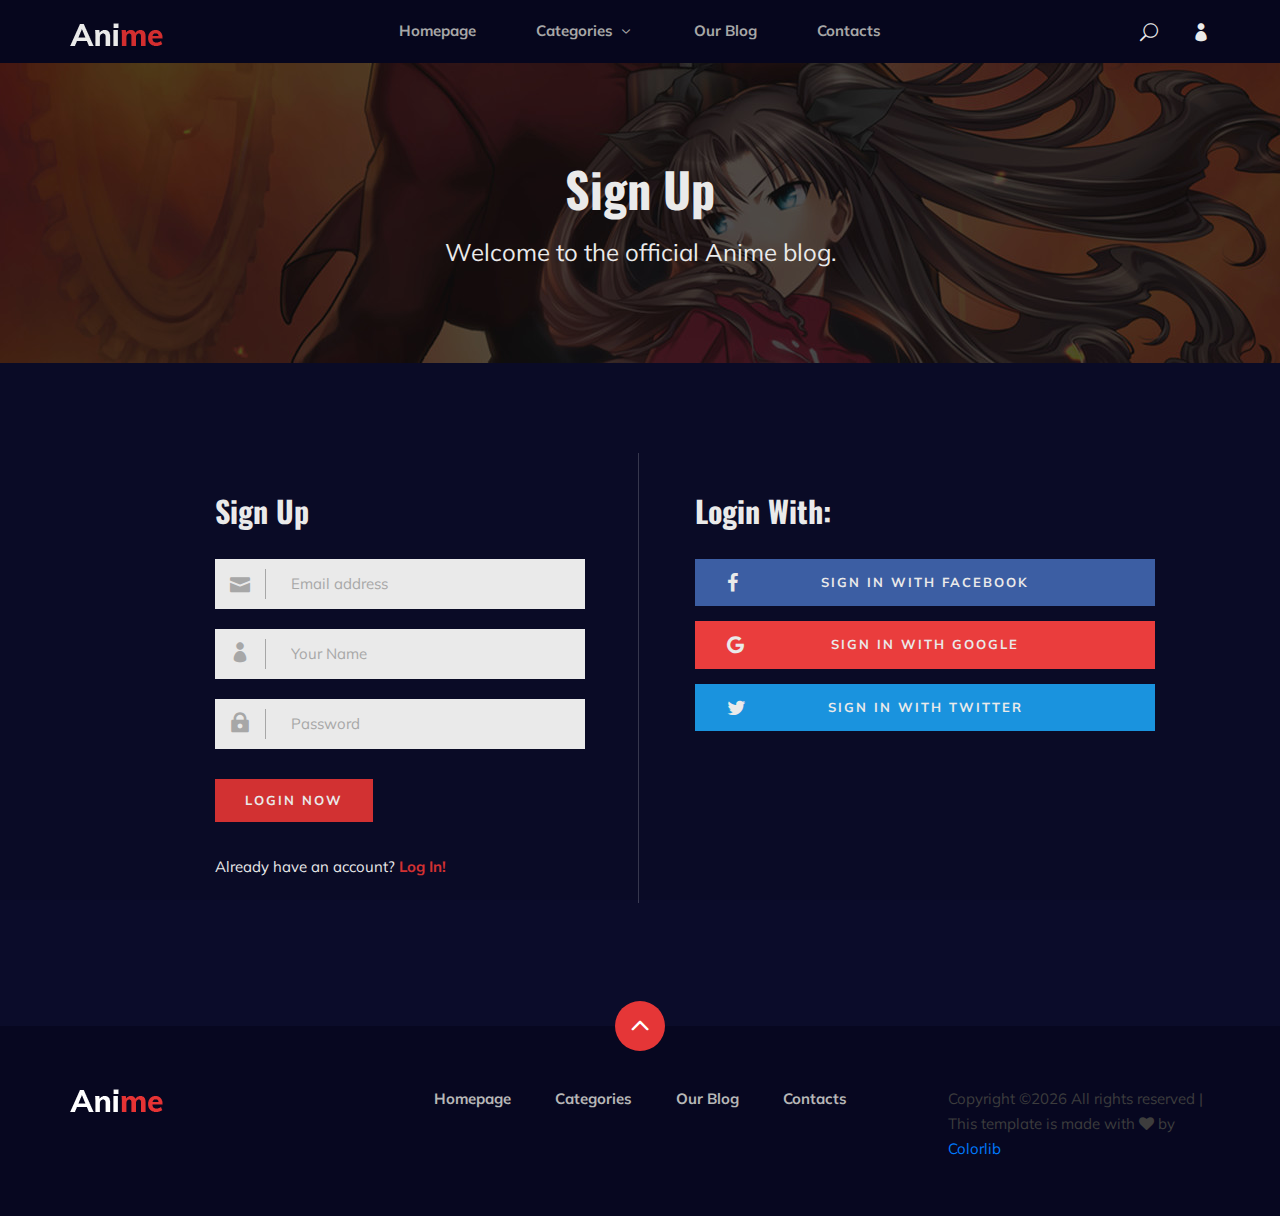
<file: signup.html>
<!DOCTYPE html>
<html lang="zxx">

<head>
    <meta charset="UTF-8">
    <meta name="description" content="Anime Template">
    <meta name="keywords" content="Anime, unica, creative, html">
    <meta name="viewport" content="width=device-width, initial-scale=1.0">
    <meta http-equiv="X-UA-Compatible" content="ie=edge">
    <title>Anime | Template</title>

    <!-- Google Font -->
    <link href="https://fonts.googleapis.com/css2?family=Oswald:wght@300;400;500;600;700&display=swap" rel="stylesheet">
    <link href="https://fonts.googleapis.com/css2?family=Mulish:wght@300;400;500;600;700;800;900&display=swap"
    rel="stylesheet">

    <!-- Css Styles -->
    <link rel="stylesheet" href="css/bootstrap.min.css" type="text/css">
    <link rel="stylesheet" href="css/font-awesome.min.css" type="text/css">
    <link rel="stylesheet" href="css/elegant-icons.css" type="text/css">
    <link rel="stylesheet" href="css/plyr.css" type="text/css">
    <link rel="stylesheet" href="css/nice-select.css" type="text/css">
    <link rel="stylesheet" href="css/owl.carousel.min.css" type="text/css">
    <link rel="stylesheet" href="css/slicknav.min.css" type="text/css">
    <link rel="stylesheet" href="css/style.css" type="text/css">
</head>

<body>
    <!-- Page Preloder -->
    <div id="preloder">
        <div class="loader"></div>
    </div>

    <!-- Header Section Begin -->
    <header class="header">
        <div class="container">
            <div class="row">
                <div class="col-lg-2">
                    <div class="header__logo">
                        <a href="./index.html">
                            <img src="img/logo.png" alt="">
                        </a>
                    </div>
                </div>
                <div class="col-lg-8">
                    <div class="header__nav">
                        <nav class="header__menu mobile-menu">
                            <ul>
                                <li><a href="./index.html">Homepage</a></li>
                                <li><a href="./categories.html">Categories <span class="arrow_carrot-down"></span></a>
                                    <ul class="dropdown">
                                        <li><a href="./categories.html">Categories</a></li>
                                        <li><a href="./anime-details.html">Anime Details</a></li>
                                        <li><a href="./anime-watching.html">Anime Watching</a></li>
                                        <li><a href="./blog-details.html">Blog Details</a></li>
                                        <li><a href="./signup.html">Sign Up</a></li>
                                        <li><a href="./login.html">Login</a></li>
                                    </ul>
                                </li>
                                <li><a href="./blog.html">Our Blog</a></li>
                                <li><a href="#">Contacts</a></li>
                            </ul>
                        </nav>
                    </div>
                </div>
                <div class="col-lg-2">
                    <div class="header__right">
                        <a href="#" class="search-switch"><span class="icon_search"></span></a>
                        <a href="./login.html"><span class="icon_profile"></span></a>
                    </div>
                </div>
            </div>
            <div id="mobile-menu-wrap"></div>
        </div>
    </header>
    <!-- Header End -->

    <!-- Normal Breadcrumb Begin -->
    <section class="normal-breadcrumb set-bg" data-setbg="img/normal-breadcrumb.jpg">
        <div class="container">
            <div class="row">
                <div class="col-lg-12 text-center">
                    <div class="normal__breadcrumb__text">
                        <h2>Sign Up</h2>
                        <p>Welcome to the official Anime blog.</p>
                    </div>
                </div>
            </div>
        </div>
    </section>
    <!-- Normal Breadcrumb End -->

    <!-- Signup Section Begin -->
    <section class="signup spad">
        <div class="container">
            <div class="row">
                <div class="col-lg-6">
                    <div class="login__form">
                        <h3>Sign Up</h3>
                        <form action="#">
                            <div class="input__item">
                                <input type="text" placeholder="Email address">
                                <span class="icon_mail"></span>
                            </div>
                            <div class="input__item">
                                <input type="text" placeholder="Your Name">
                                <span class="icon_profile"></span>
                            </div>
                            <div class="input__item">
                                <input type="text" placeholder="Password">
                                <span class="icon_lock"></span>
                            </div>
                            <button type="submit" class="site-btn">Login Now</button>
                        </form>
                        <h5>Already have an account? <a href="#">Log In!</a></h5>
                    </div>
                </div>
                <div class="col-lg-6">
                    <div class="login__social__links">
                        <h3>Login With:</h3>
                        <ul>
                            <li><a href="#" class="facebook"><i class="fa fa-facebook"></i> Sign in With Facebook</a>
                            </li>
                            <li><a href="#" class="google"><i class="fa fa-google"></i> Sign in With Google</a></li>
                            <li><a href="#" class="twitter"><i class="fa fa-twitter"></i> Sign in With Twitter</a></li>
                        </ul>
                    </div>
                </div>
            </div>
        </div>
    </section>
    <!-- Signup Section End -->

    <!-- Footer Section Begin -->
    <footer class="footer">
        <div class="page-up">
            <a href="#" id="scrollToTopButton"><span class="arrow_carrot-up"></span></a>
        </div>
        <div class="container">
            <div class="row">
                <div class="col-lg-3">
                    <div class="footer__logo">
                        <a href="./index.html"><img src="img/logo.png" alt=""></a>
                    </div>
                </div>
                <div class="col-lg-6">
                    <div class="footer__nav">
                        <ul>
                            <li class="active"><a href="./index.html">Homepage</a></li>
                            <li><a href="./categories.html">Categories</a></li>
                            <li><a href="./blog.html">Our Blog</a></li>
                            <li><a href="#">Contacts</a></li>
                        </ul>
                    </div>
                </div>
                <div class="col-lg-3">
                    <p><!-- Link back to Colorlib can't be removed. Template is licensed under CC BY 3.0. -->
                      Copyright &copy;<script>document.write(new Date().getFullYear());</script> All rights reserved | This template is made with <i class="fa fa-heart" aria-hidden="true"></i> by <a href="https://colorlib.com" target="_blank">Colorlib</a>
                      <!-- Link back to Colorlib can't be removed. Template is licensed under CC BY 3.0. --></p>

                  </div>
              </div>
          </div>
      </footer>
      <!-- Footer Section End -->

      <!-- Search model Begin -->
      <div class="search-model">
        <div class="h-100 d-flex align-items-center justify-content-center">
            <div class="search-close-switch"><i class="icon_close"></i></div>
            <form class="search-model-form">
                <input type="text" id="search-input" placeholder="Search here.....">
            </form>
        </div>
    </div>
    <!-- Search model end -->

    <!-- Js Plugins -->
    <script src="js/jquery-3.3.1.min.js"></script>
    <script src="js/bootstrap.min.js"></script>
    <script src="js/player.js"></script>
    <script src="js/jquery.nice-select.min.js"></script>
    <script src="js/mixitup.min.js"></script>
    <script src="js/jquery.slicknav.js"></script>
    <script src="js/owl.carousel.min.js"></script>
    <script src="js/main.js"></script>

</body>

</html>
</file>
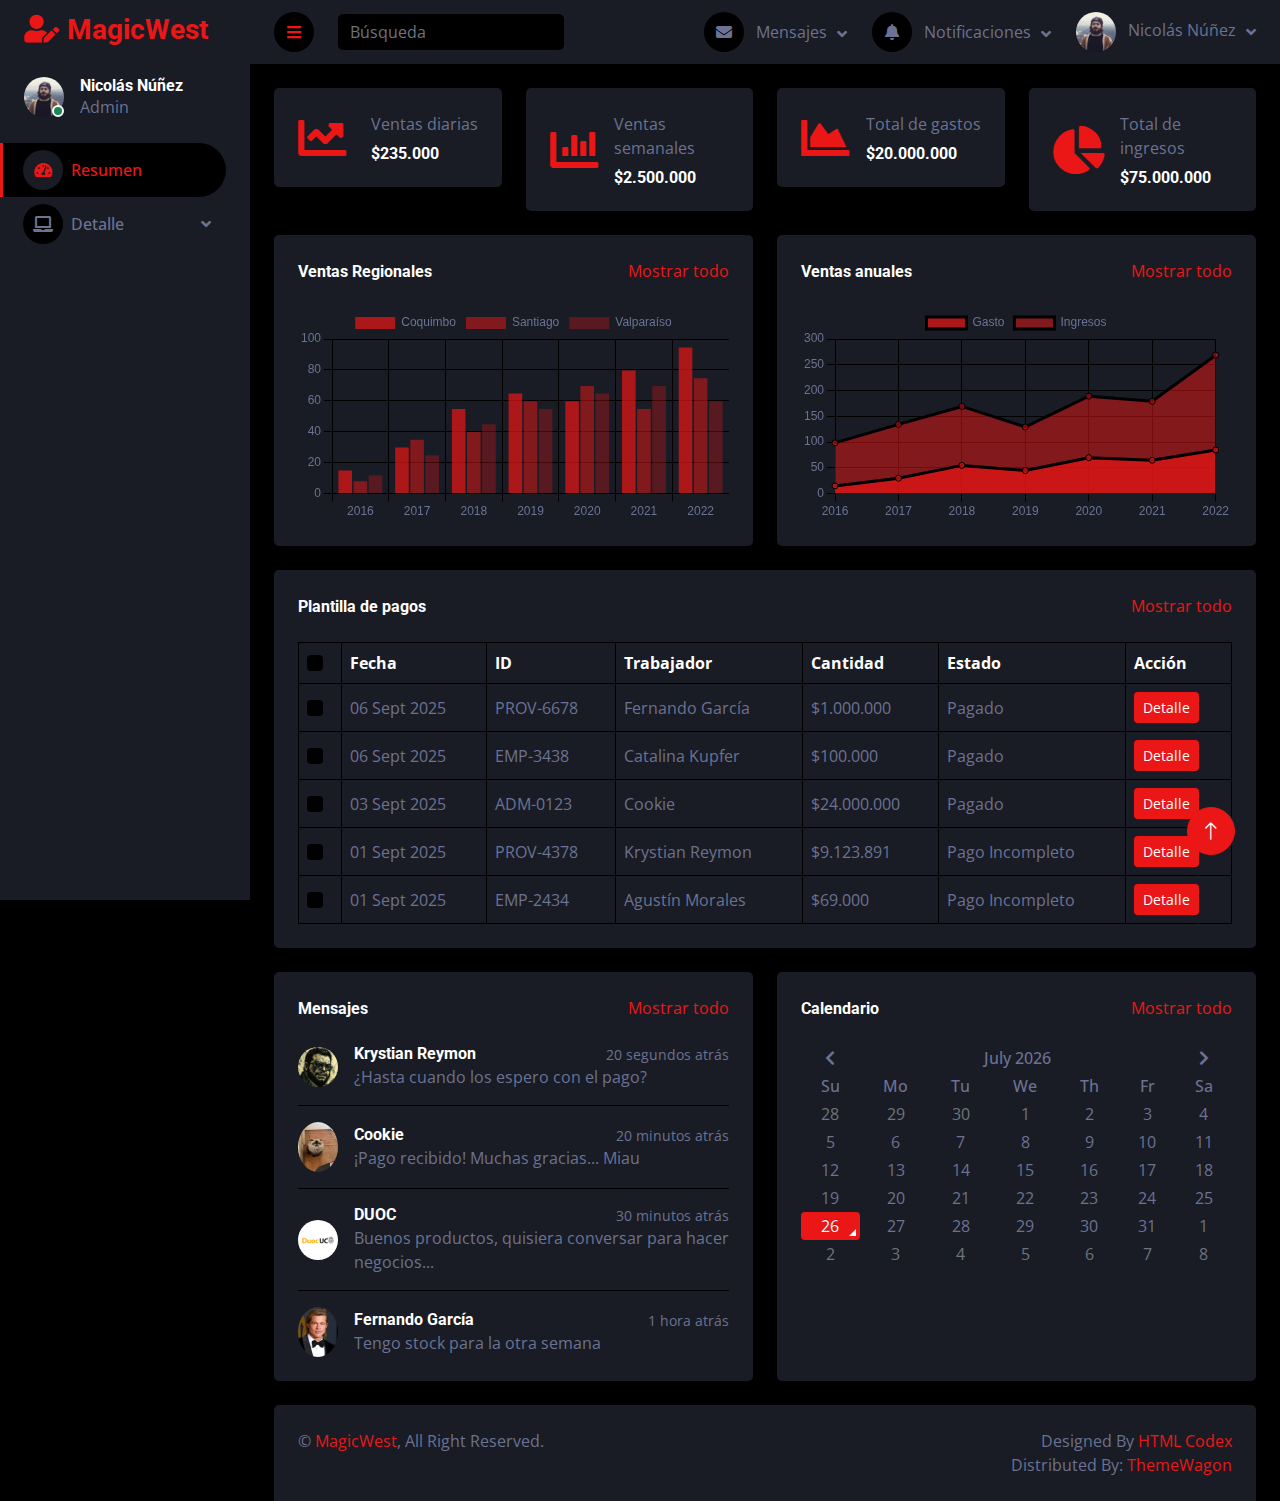
<file: admin/backoffice/index_admin.html>
<!DOCTYPE html>
<html lang="es">

<head>
    <meta charset="utf-8">
    <title>MagicWest/Back-office</title>
    <meta content="width=device-width, initial-scale=1.0" name="viewport">
    <meta content="" name="keywords">
    <meta content="" name="description">

    <!-- Favicon -->
    <link href="img/favicon.ico" rel="icon">

    <!-- Google Web Fonts -->
    <link rel="preconnect" href="https://fonts.googleapis.com">
    <link rel="preconnect" href="https://fonts.gstatic.com" crossorigin>
    <link href="https://fonts.googleapis.com/css2?family=Open+Sans:wght@400;600&family=Roboto:wght@500;700&display=swap" rel="stylesheet"> 
    
    <!-- Icon Font Stylesheet -->
    <link href="https://cdnjs.cloudflare.com/ajax/libs/font-awesome/5.10.0/css/all.min.css" rel="stylesheet">
    <link href="https://cdn.jsdelivr.net/npm/bootstrap-icons@1.4.1/font/bootstrap-icons.css" rel="stylesheet">

    <!-- Libraries Stylesheet -->
    <link href="lib/owlcarousel/assets/owl.carousel.min.css" rel="stylesheet">
    <link href="lib/tempusdominus/css/tempusdominus-bootstrap-4.min.css" rel="stylesheet" />

    <!-- Customized Bootstrap Stylesheet -->
    <link href="css/bootstrap.min.css" rel="stylesheet">

    <!-- Template Stylesheet -->
    <link href="css/style.css" rel="stylesheet">
</head>

<body>
    <div class="container-fluid position-relative d-flex p-0">
        <!-- Spinner Start -->
        <div id="spinner" class="show bg-dark position-fixed translate-middle w-100 vh-100 top-50 start-50 d-flex align-items-center justify-content-center">
            <div class="spinner-border text-primary" style="width: 3rem; height: 3rem;" role="status">
                <span class="sr-only">Loading...</span>
            </div>
        </div>
        <!-- Spinner End -->


        <!-- Sidebar Start -->
        <div class="sidebar pe-4 pb-3">
            <nav class="navbar bg-secondary navbar-dark">
                <a href="../../index.html" class="navbar-brand mx-4 mb-3">
                    <h3 class="text-primary"><i class="fa fa-user-edit me-2"></i>MagicWest</h3>
                </a>
                <div class="d-flex align-items-center ms-4 mb-4">
                    <div class="position-relative">
                        <img class="rounded-circle" src="img/nico.png" alt="" style="width: 40px; height: 40px;">
                        <div class="bg-success rounded-circle border border-2 border-white position-absolute end-0 bottom-0 p-1"></div>
                    </div>
                    <div class="ms-3">
                        <h6 class="mb-0">Nicolás Núñez</h6>
                        <span>Admin</span>
                    </div>
                </div>
                <div class="navbar-nav w-100">
                    <a href="index.html" class="nav-item nav-link active"><i class="fa fa-tachometer-alt me-2"></i>Resumen</a>
                    <div class="nav-item dropdown">
                        <a href="#" class="nav-link dropdown-toggle" data-bs-toggle="dropdown"><i class="fa fa-laptop me-2"></i>Detalle</a>
                        <div class="dropdown-menu bg-transparent border-0">
                            <a href="button.html" class="dropdown-item">Mensajes</a>
                            <a href="typography.html" class="dropdown-item">Plantillas Empleados</a>
                            <a href="element.html" class="dropdown-item">Ventas</a>
                        </div>
                    </div> <!--Aquí se encuentran mas elementos de la página-->
                    <!--<a href="widget.html" class="nav-item nav-link"><i class="fa fa-th me-2"></i>Widgets</a>
                    <a href="form.html" class="nav-item nav-link"><i class="fa fa-keyboard me-2"></i>Forms</a>
                    <a href="table.html" class="nav-item nav-link"><i class="fa fa-table me-2"></i>Tables</a>
                    <a href="chart.html" class="nav-item nav-link"><i class="fa fa-chart-bar me-2"></i>Charts</a>
                    <div class="nav-item dropdown">
                        <a href="#" class="nav-link dropdown-toggle" data-bs-toggle="dropdown"><i class="far fa-file-alt me-2"></i>Pages</a>
                        <div class="dropdown-menu bg-transparent border-0">
                            <a href="signin.html" class="dropdown-item">Sign In</a>
                            <a href="signup.html" class="dropdown-item">Sign Up</a>
                            <a href="404.html" class="dropdown-item">404 Error</a>
                            <a href="blank.html" class="dropdown-item">Blank Page</a>-->
                        </div>
                    </div>
                </div>
            </nav>
        </div>
        <!-- Sidebar End -->


        <!-- Content Start -->
        <div class="content">
            <!-- Navbar Start -->
            <nav class="navbar navbar-expand bg-secondary navbar-dark sticky-top px-4 py-0">
                <a href="index.html" class="navbar-brand d-flex d-lg-none me-4">
                    <h2 class="text-primary mb-0"><i class="fa fa-user-edit"></i></h2>
                </a>
                <a href="#" class="sidebar-toggler flex-shrink-0">
                    <i class="fa fa-bars"></i>
                </a>
                <form class="d-none d-md-flex ms-4">
                    <input class="form-control bg-dark border-0" type="search" placeholder="Búsqueda">
                </form>
                <div class="navbar-nav align-items-center ms-auto">
                    <div class="nav-item dropdown">
                        <a href="#" class="nav-link dropdown-toggle" data-bs-toggle="dropdown">
                            <i class="fa fa-envelope me-lg-2"></i>
                            <span class="d-none d-lg-inline-flex">Mensajes</span>
                        </a>
                        <div class="dropdown-menu dropdown-menu-end bg-secondary border-0 rounded-0 rounded-bottom m-0">
                            <a href="#" class="dropdown-item">
                                <div class="d-flex align-items-center">
                                    <img class="rounded-circle" src="img/duoc.png" alt="" style="width: 40px; height: 40px;">
                                    <div class="ms-2">
                                        <h6 class="fw-normal mb-0">DUOC te envió un mensaje</h6>
                                        <small>15 minutos atrás</small>
                                    </div>
                                </div>
                            </a>
                            <hr class="dropdown-divider">
                            <a href="#" class="dropdown-item">
                                <div class="d-flex align-items-center">
                                    <img class="rounded-circle" src="img/krystian reymon.jpg" alt="" style="width: 40px; height: 40px;">
                                    <div class="ms-2">
                                        <h6 class="fw-normal mb-0">Krystian te envió un mensaje</h6>
                                        <small>30 minutos atrás</small>
                                    </div>
                                </div>
                            </a>
                            <hr class="dropdown-divider">
                            <a href="#" class="dropdown-item">
                                <div class="d-flex align-items-center">
                                    <img class="rounded-circle" src="img/nasa.png" alt="" style="width: 40px; height: 40px;">
                                    <div class="ms-2">
                                        <h6 class="fw-normal mb-0">NASA te envió un mensaje</h6>
                                        <small>1 hora atrás</small>
                                    </div>
                                </div>
                            </a>
                            <hr class="dropdown-divider">
                            <a href="#" class="dropdown-item text-center">Ver todo</a>
                        </div>
                    </div>
                    <div class="nav-item dropdown">
                        <a href="#" class="nav-link dropdown-toggle" data-bs-toggle="dropdown">
                            <i class="fa fa-bell me-lg-2"></i>
                            <span class="d-none d-lg-inline-flex">Notificaciones</span>
                        </a>
                        <div class="dropdown-menu dropdown-menu-end bg-secondary border-0 rounded-0 rounded-bottom m-0">
                            <a href="#" class="dropdown-item">
                                <h6 class="fw-normal mb-0">¡Nuevo record de ventas!</h6>
                                <small>15 minutes ago</small>
                            </a>
                            <hr class="dropdown-divider">
                            <a href="#" class="dropdown-item">
                                <h6 class="fw-normal mb-0">¡Faltan Precons Duskmourn: Hous...!</h6>
                                <small>15 minutes ago</small>
                            </a>
                            <hr class="dropdown-divider">
                            <a href="#" class="dropdown-item">
                                <h6 class="fw-normal mb-0">Revisar stock</h6>
                                <small>15 minutes ago</small>
                            </a>
                            <hr class="dropdown-divider">
                            <a href="#" class="dropdown-item text-center">Ver todo</a>
                        </div>
                    </div>
                    <div class="nav-item dropdown">
                        <a href="#" class="nav-link dropdown-toggle" data-bs-toggle="dropdown">
                            <img class="rounded-circle me-lg-2" src="img\nico.png" alt="" style="width: 40px; height: 40px;">
                            <span class="d-none d-lg-inline-flex">Nicolás Núñez</span>
                        </a>
                        <div class="dropdown-menu dropdown-menu-end bg-secondary border-0 rounded-0 rounded-bottom m-0">
                            <a href="#" class="dropdown-item">Mi perfil</a>
                            <a href="#" class="dropdown-item">Configuraciones</a>
                            <a href="#" class="dropdown-item">Cerrar Sesión</a>
                        </div>
                    </div>
                </div>
            </nav>
            <!-- Navbar End -->


            <!-- Sale & Revenue Start -->
            <div class="container-fluid pt-4 px-4">
                <div class="row g-4">
                    <div class="col-sm-6 col-xl-3">
                        <div class="bg-secondary rounded d-flex align-items-center justify-content-between p-4">
                            <i class="fa fa-chart-line fa-3x text-primary"></i>
                            <div class="ms-3">
                                <p class="mb-2">Ventas diarias</p>
                                <h6 class="mb-0">$235.000</h6>
                            </div>
                        </div>
                    </div>
                    <div class="col-sm-6 col-xl-3">
                        <div class="bg-secondary rounded d-flex align-items-center justify-content-between p-4">
                            <i class="fa fa-chart-bar fa-3x text-primary"></i>
                            <div class="ms-3">
                                <p class="mb-2">Ventas semanales</p>
                                <h6 class="mb-0">$2.500.000</h6>
                            </div>
                        </div>
                    </div>
                    <div class="col-sm-6 col-xl-3">
                        <div class="bg-secondary rounded d-flex align-items-center justify-content-between p-4">
                            <i class="fa fa-chart-area fa-3x text-primary"></i>
                            <div class="ms-3">
                                <p class="mb-2">Total de gastos</p>
                                <h6 class="mb-0">$20.000.000</h6>
                            </div>
                        </div>
                    </div>
                    <div class="col-sm-6 col-xl-3">
                        <div class="bg-secondary rounded d-flex align-items-center justify-content-between p-4">
                            <i class="fa fa-chart-pie fa-3x text-primary"></i>
                            <div class="ms-3">
                                <p class="mb-2">Total de ingresos</p>
                                <h6 class="mb-0">$75.000.000</h6>
                            </div>
                        </div>
                    </div>
                </div>
            </div>
            <!-- Sale & Revenue End -->


            <!-- Sales Chart Start -->
            <div class="container-fluid pt-4 px-4">
                <div class="row g-4">
                    <div class="col-sm-12 col-xl-6">
                        <div class="bg-secondary text-center rounded p-4">
                            <div class="d-flex align-items-center justify-content-between mb-4">
                                <h6 class="mb-0">Ventas Regionales</h6>
                                <a href="">Mostrar todo</a>
                            </div>
                            <canvas id="worldwide-sales"></canvas>
                        </div>
                    </div>
                    <div class="col-sm-12 col-xl-6">
                        <div class="bg-secondary text-center rounded p-4">
                            <div class="d-flex align-items-center justify-content-between mb-4">
                                <h6 class="mb-0">Ventas anuales</h6>
                                <a href="">Mostrar todo</a>
                            </div>
                            <canvas id="salse-revenue"></canvas>
                        </div>
                    </div>
                </div>
            </div>
            <!-- Sales Chart End -->


            <!-- Recent Sales Start -->
            <div class="container-fluid pt-4 px-4">
                <div class="bg-secondary text-center rounded p-4">
                    <div class="d-flex align-items-center justify-content-between mb-4">
                        <h6 class="mb-0">Plantilla de pagos</h6>
                        <a href="">Mostrar todo</a>
                    </div>
                    <div class="table-responsive">
                        <table class="table text-start align-middle table-bordered table-hover mb-0">
                            <thead>
                                <tr class="text-white">
                                    <th scope="col"><input class="form-check-input" type="checkbox"></th>
                                    <th scope="col">Fecha</th>
                                    <th scope="col">ID</th>
                                    <th scope="col">Trabajador</th>
                                    <th scope="col">Cantidad</th>
                                    <th scope="col">Estado</th>
                                    <th scope="col">Acción</th>
                                </tr>
                            </thead>
                            <tbody>
                                <tr>
                                    <td><input class="form-check-input" type="checkbox"></td>
                                    <td>06 Sept 2025</td>
                                    <td>PROV-6678</td>
                                    <td>Fernando García</td>
                                    <td>$1.000.000</td>
                                    <td>Pagado</td>
                                    <td><a class="btn btn-sm btn-primary" href="">Detalle</a></td>
                                </tr>
                                <tr>
                                    <td><input class="form-check-input" type="checkbox"></td>
                                    <td>06 Sept 2025</td>
                                    <td>EMP-3438</td>
                                    <td>Catalina Kupfer</td>
                                    <td>$100.000</td>
                                    <td>Pagado</td>
                                    <td><a class="btn btn-sm btn-primary" href="">Detalle</a></td>
                                </tr>
                                <tr>
                                    <td><input class="form-check-input" type="checkbox"></td>
                                    <td>03 Sept 2025</td>
                                    <td>ADM-0123</td>
                                    <td>Cookie</td>
                                    <td>$24.000.000</td>
                                    <td>Pagado</td>
                                    <td><a class="btn btn-sm btn-primary" href="">Detalle</a></td>
                                </tr>
                                <tr>
                                    <td><input class="form-check-input" type="checkbox"></td>
                                    <td>01 Sept 2025</td>
                                    <td>PROV-4378</td>
                                    <td>Krystian Reymon</td>
                                    <td>$9.123.891</td>
                                    <td>Pago Incompleto</td>
                                    <td><a class="btn btn-sm btn-primary" href="">Detalle</a></td>
                                </tr>
                                <tr>
                                    <td><input class="form-check-input" type="checkbox"></td>
                                    <td>01 Sept 2025</td>
                                    <td>EMP-2434</td>
                                    <td>Agustín Morales</td>
                                    <td>$69.000</td>
                                    <td>Pago Incompleto</td>
                                    <td><a class="btn btn-sm btn-primary" href="">Detalle</a></td>
                                </tr>
                            </tbody>
                        </table>
                    </div>
                </div>
            </div>
            <!-- Recent Sales End -->


            <!-- Widgets Start -->
            <div class="container-fluid pt-4 px-4">
                <div class="row g-4">
                    <div class="col-sm-12 col-md-6 ">
                        <div class="h-100 bg-secondary rounded p-4">
                            <div class="d-flex align-items-center justify-content-between mb-2">
                                <h6 class="mb-0">Mensajes</h6>
                                <a href="">Mostrar todo</a>
                            </div>
                            <div class="d-flex align-items-center border-bottom py-3">
                                <img class="rounded-circle flex-shrink-0" src="img/krystian reymon.jpg" alt="" style="width: 40px; height: 40px;">
                                <div class="w-100 ms-3">
                                    <div class="d-flex w-100 justify-content-between">
                                        <h6 class="mb-0">Krystian Reymon</h6>
                                        <small>20 segundos atrás</small>
                                    </div>
                                    <span>¿Hasta cuando los espero con el pago?</span>
                                </div>
                            </div>
                            <div class="d-flex align-items-center border-bottom py-3">
                                <img class="rounded-circle flex-shrink-0" src="img/cookie.jpg" alt="" style="width: 40px; height: 50px;">
                                <div class="w-100 ms-3">
                                    <div class="d-flex w-100 justify-content-between">
                                        <h6 class="mb-0">Cookie</h6>
                                        <small>20 minutos atrás </small>
                                    </div>
                                    <span>¡Pago recibido! Muchas gracias... Miau </span>
                                </div>
                            </div>
                            <div class="d-flex align-items-center border-bottom py-3">
                                <img class="rounded-circle flex-shrink-0" src="img/duoc.png" alt="" style="width: 40px; height: 40px;">
                                <div class="w-100 ms-3">
                                    <div class="d-flex w-100 justify-content-between">
                                        <h6 class="mb-0">DUOC</h6>
                                        <small>30 minutos atrás </small>
                                    </div>
                                    <span>Buenos productos, quisiera conversar para hacer negocios...</span>
                                </div>
                            </div>
                            <div class="d-flex align-items-center pt-3">
                                <img class="rounded-circle flex-shrink-0" src="img/feñapitt.webp" alt="" style="width: 40px; height: 50px;">
                                <div class="w-100 ms-3">
                                    <div class="d-flex w-100 justify-content-between">
                                        <h6 class="mb-0">Fernando García</h6>
                                        <small>1 hora atrás</small>
                                    </div>
                                    <span>Tengo stock para la otra semana</span>
                                </div>
                            </div>
                        </div>
                    </div>
                    <div class="col-sm-12 col-md-6 "> <!--col-xl-4 Limita el ancho del bloque de la clase-->
                        <div class="h-100 bg-secondary rounded p-4">
                            <div class="d-flex align-items-center justify-content-between mb-4">
                                <h6 class="mb-0">Calendario</h6>
                                <a href="">Mostrar todo</a>
                            </div>
                            <div id="calender"></div>
                        </div>
                    </div>
                    
                </div>
            </div>
            <!-- Widgets End -->


            <!-- Footer Start -->
            <div class="container-fluid pt-4 px-4">
                <div class="bg-secondary rounded-top p-4">
                    <div class="row">
                        <div class="col-12 col-sm-6 text-center text-sm-start">
                            &copy; <a href="#">MagicWest</a>, All Right Reserved. 
                        </div>
                        <div class="col-12 col-sm-6 text-center text-sm-end">
                            <!--/*** This template is free as long as you keep the footer author’s credit link/attribution link/backlink. If you'd like to use the template without the footer author’s credit link/attribution link/backlink, you can purchase the Credit Removal License from "https://htmlcodex.com/credit-removal". Thank you for your support. ***/-->
                            Designed By <a href="https://htmlcodex.com">HTML Codex</a>
                            <br>Distributed By: <a href="https://themewagon.com" target="_blank">ThemeWagon</a>
                        </div>
                    </div>
                </div>
            </div>
            <!-- Footer End -->
        </div>
        <!-- Content End -->


        <!-- Back to Top -->
        <a href="#" class="btn btn-lg btn-primary btn-lg-square back-to-top"><i class="bi bi-arrow-up"></i></a>
    </div>

    <!-- JavaScript Libraries -->
    <script src="https://code.jquery.com/jquery-3.4.1.min.js"></script>
    <script src="https://cdn.jsdelivr.net/npm/bootstrap@5.0.0/dist/js/bootstrap.bundle.min.js"></script>
    <script src="lib/chart/chart.min.js"></script>
    <script src="lib/easing/easing.min.js"></script>
    <script src="lib/waypoints/waypoints.min.js"></script>
    <script src="lib/owlcarousel/owl.carousel.min.js"></script>
    <script src="lib/tempusdominus/js/moment.min.js"></script>
    <script src="lib/tempusdominus/js/moment-timezone.min.js"></script>
    <script src="lib/tempusdominus/js/tempusdominus-bootstrap-4.min.js"></script>

    <!-- Template Javascript -->
    <script src="js/main.js"></script>
</body>

</html>
</file>
<file: css/elegant-icons.css>
@font-face {
	font-family: 'ElegantIcons';
	src:url('../fonts/ElegantIcons.eot');
	src:url('../fonts/ElegantIcons.eot?#iefix') format('embedded-opentype'),
		url('../fonts/ElegantIcons.woff') format('woff'),
		url('../fonts/ElegantIcons.ttf') format('truetype'),
		url('../fonts/ElegantIcons.svg#ElegantIcons') format('svg');
	font-weight: normal;
	font-style: normal;
}

/* Use the following CSS code if you want to use data attributes for inserting your icons */
[data-icon]:before {
	font-family: 'ElegantIcons';
	content: attr(data-icon);
	speak: none;
	font-weight: normal;
	font-variant: normal;
	text-transform: none;
	line-height: 1;
	-webkit-font-smoothing: antialiased;
	-moz-osx-font-smoothing: grayscale;
}

/* Use the following CSS code if you want to have a class per icon */
/*
Instead of a list of all class selectors,
you can use the generic selector below, but it's slower:
[class*="your-class-prefix"] {
*/
.arrow_up, .arrow_down, .arrow_left, .arrow_right, .arrow_left-up, .arrow_right-up, .arrow_right-down, .arrow_left-down, .arrow-up-down, .arrow_up-down_alt, .arrow_left-right_alt, .arrow_left-right, .arrow_expand_alt2, .arrow_expand_alt, .arrow_condense, .arrow_expand, .arrow_move, .arrow_carrot-up, .arrow_carrot-down, .arrow_carrot-left, .arrow_carrot-right, .arrow_carrot-2up, .arrow_carrot-2down, .arrow_carrot-2left, .arrow_carrot-2right, .arrow_carrot-up_alt2, .arrow_carrot-down_alt2, .arrow_carrot-left_alt2, .arrow_carrot-right_alt2, .arrow_carrot-2up_alt2, .arrow_carrot-2down_alt2, .arrow_carrot-2left_alt2, .arrow_carrot-2right_alt2, .arrow_triangle-up, .arrow_triangle-down, .arrow_triangle-left, .arrow_triangle-right, .arrow_triangle-up_alt2, .arrow_triangle-down_alt2, .arrow_triangle-left_alt2, .arrow_triangle-right_alt2, .arrow_back, .icon_minus-06, .icon_plus, .icon_close, .icon_check, .icon_minus_alt2, .icon_plus_alt2, .icon_close_alt2, .icon_check_alt2, .icon_zoom-out_alt, .icon_zoom-in_alt, .icon_search, .icon_box-empty, .icon_box-selected, .icon_minus-box, .icon_plus-box, .icon_box-checked, .icon_circle-empty, .icon_circle-slelected, .icon_stop_alt2, .icon_stop, .icon_pause_alt2, .icon_pause, .icon_menu, .icon_menu-square_alt2, .icon_menu-circle_alt2, .icon_ul, .icon_ol, .icon_adjust-horiz, .icon_adjust-vert, .icon_document_alt, .icon_documents_alt, .icon_pencil, .icon_pencil-edit_alt, .icon_pencil-edit, .icon_folder-alt, .icon_folder-open_alt, .icon_folder-add_alt, .icon_info_alt, .icon_error-oct_alt, .icon_error-circle_alt, .icon_error-triangle_alt, .icon_question_alt2, .icon_question, .icon_comment_alt, .icon_chat_alt, .icon_vol-mute_alt, .icon_volume-low_alt, .icon_volume-high_alt, .icon_quotations, .icon_quotations_alt2, .icon_clock_alt, .icon_lock_alt, .icon_lock-open_alt, .icon_key_alt, .icon_cloud_alt, .icon_cloud-upload_alt, .icon_cloud-download_alt, .icon_image, .icon_images, .icon_lightbulb_alt, .icon_gift_alt, .icon_house_alt, .icon_genius, .icon_mobile, .icon_tablet, .icon_laptop, .icon_desktop, .icon_camera_alt, .icon_mail_alt, .icon_cone_alt, .icon_ribbon_alt, .icon_bag_alt, .icon_creditcard, .icon_cart_alt, .icon_paperclip, .icon_tag_alt, .icon_tags_alt, .icon_trash_alt, .icon_cursor_alt, .icon_mic_alt, .icon_compass_alt, .icon_pin_alt, .icon_pushpin_alt, .icon_map_alt, .icon_drawer_alt, .icon_toolbox_alt, .icon_book_alt, .icon_calendar, .icon_film, .icon_table, .icon_contacts_alt, .icon_headphones, .icon_lifesaver, .icon_piechart, .icon_refresh, .icon_link_alt, .icon_link, .icon_loading, .icon_blocked, .icon_archive_alt, .icon_heart_alt, .icon_star_alt, .icon_star-half_alt, .icon_star, .icon_star-half, .icon_tools, .icon_tool, .icon_cog, .icon_cogs, .arrow_up_alt, .arrow_down_alt, .arrow_left_alt, .arrow_right_alt, .arrow_left-up_alt, .arrow_right-up_alt, .arrow_right-down_alt, .arrow_left-down_alt, .arrow_condense_alt, .arrow_expand_alt3, .arrow_carrot_up_alt, .arrow_carrot-down_alt, .arrow_carrot-left_alt, .arrow_carrot-right_alt, .arrow_carrot-2up_alt, .arrow_carrot-2dwnn_alt, .arrow_carrot-2left_alt, .arrow_carrot-2right_alt, .arrow_triangle-up_alt, .arrow_triangle-down_alt, .arrow_triangle-left_alt, .arrow_triangle-right_alt, .icon_minus_alt, .icon_plus_alt, .icon_close_alt, .icon_check_alt, .icon_zoom-out, .icon_zoom-in, .icon_stop_alt, .icon_menu-square_alt, .icon_menu-circle_alt, .icon_document, .icon_documents, .icon_pencil_alt, .icon_folder, .icon_folder-open, .icon_folder-add, .icon_folder_upload, .icon_folder_download, .icon_info, .icon_error-circle, .icon_error-oct, .icon_error-triangle, .icon_question_alt, .icon_comment, .icon_chat, .icon_vol-mute, .icon_volume-low, .icon_volume-high, .icon_quotations_alt, .icon_clock, .icon_lock, .icon_lock-open, .icon_key, .icon_cloud, .icon_cloud-upload, .icon_cloud-download, .icon_lightbulb, .icon_gift, .icon_house, .icon_camera, .icon_mail, .icon_cone, .icon_ribbon, .icon_bag, .icon_cart, .icon_tag, .icon_tags, .icon_trash, .icon_cursor, .icon_mic, .icon_compass, .icon_pin, .icon_pushpin, .icon_map, .icon_drawer, .icon_toolbox, .icon_book, .icon_contacts, .icon_archive, .icon_heart, .icon_profile, .icon_group, .icon_grid-2x2, .icon_grid-3x3, .icon_music, .icon_pause_alt, .icon_phone, .icon_upload, .icon_download, .social_facebook, .social_twitter, .social_pinterest, .social_googleplus, .social_tumblr, .social_tumbleupon, .social_wordpress, .social_instagram, .social_dribbble, .social_vimeo, .social_linkedin, .social_rss, .social_deviantart, .social_share, .social_myspace, .social_skype, .social_youtube, .social_picassa, .social_googledrive, .social_flickr, .social_blogger, .social_spotify, .social_delicious, .social_facebook_circle, .social_twitter_circle, .social_pinterest_circle, .social_googleplus_circle, .social_tumblr_circle, .social_stumbleupon_circle, .social_wordpress_circle, .social_instagram_circle, .social_dribbble_circle, .social_vimeo_circle, .social_linkedin_circle, .social_rss_circle, .social_deviantart_circle, .social_share_circle, .social_myspace_circle, .social_skype_circle, .social_youtube_circle, .social_picassa_circle, .social_googledrive_alt2, .social_flickr_circle, .social_blogger_circle, .social_spotify_circle, .social_delicious_circle, .social_facebook_square, .social_twitter_square, .social_pinterest_square, .social_googleplus_square, .social_tumblr_square, .social_stumbleupon_square, .social_wordpress_square, .social_instagram_square, .social_dribbble_square, .social_vimeo_square, .social_linkedin_square, .social_rss_square, .social_deviantart_square, .social_share_square, .social_myspace_square, .social_skype_square, .social_youtube_square, .social_picassa_square, .social_googledrive_square, .social_flickr_square, .social_blogger_square, .social_spotify_square, .social_delicious_square, .icon_printer, .icon_calulator, .icon_building, .icon_floppy, .icon_drive, .icon_search-2, .icon_id, .icon_id-2, .icon_puzzle, .icon_like, .icon_dislike, .icon_mug, .icon_currency, .icon_wallet, .icon_pens, .icon_easel, .icon_flowchart, .icon_datareport, .icon_briefcase, .icon_shield, .icon_percent, .icon_globe, .icon_globe-2, .icon_target, .icon_hourglass, .icon_balance, .icon_rook, .icon_printer-alt, .icon_calculator_alt, .icon_building_alt, .icon_floppy_alt, .icon_drive_alt, .icon_search_alt, .icon_id_alt, .icon_id-2_alt, .icon_puzzle_alt, .icon_like_alt, .icon_dislike_alt, .icon_mug_alt, .icon_currency_alt, .icon_wallet_alt, .icon_pens_alt, .icon_easel_alt, .icon_flowchart_alt, .icon_datareport_alt, .icon_briefcase_alt, .icon_shield_alt, .icon_percent_alt, .icon_globe_alt, .icon_clipboard {
	font-family: 'ElegantIcons';
	speak: none;
	font-style: normal;
	font-weight: normal;
	font-variant: normal;
	text-transform: none;
	line-height: 1;
	-webkit-font-smoothing: antialiased;
}
.arrow_up:before {
	content: "\21";
}
.arrow_down:before {
	content: "\22";
}
.arrow_left:before {
	content: "\23";
}
.arrow_right:before {
	content: "\24";
}
.arrow_left-up:before {
	content: "\25";
}
.arrow_right-up:before {
	content: "\26";
}
.arrow_right-down:before {
	content: "\27";
}
.arrow_left-down:before {
	content: "\28";
}
.arrow-up-down:before {
	content: "\29";
}
.arrow_up-down_alt:before {
	content: "\2a";
}
.arrow_left-right_alt:before {
	content: "\2b";
}
.arrow_left-right:before {
	content: "\2c";
}
.arrow_expand_alt2:before {
	content: "\2d";
}
.arrow_expand_alt:before {
	content: "\2e";
}
.arrow_condense:before {
	content: "\2f";
}
.arrow_expand:before {
	content: "\30";
}
.arrow_move:before {
	content: "\31";
}
.arrow_carrot-up:before {
	content: "\32";
}
.arrow_carrot-down:before {
	content: "\33";
}
.arrow_carrot-left:before {
	content: "\34";
}
.arrow_carrot-right:before {
	content: "\35";
}
.arrow_carrot-2up:before {
	content: "\36";
}
.arrow_carrot-2down:before {
	content: "\37";
}
.arrow_carrot-2left:before {
	content: "\38";
}
.arrow_carrot-2right:before {
	content: "\39";
}
.arrow_carrot-up_alt2:before {
	content: "\3a";
}
.arrow_carrot-down_alt2:before {
	content: "\3b";
}
.arrow_carrot-left_alt2:before {
	content: "\3c";
}
.arrow_carrot-right_alt2:before {
	content: "\3d";
}
.arrow_carrot-2up_alt2:before {
	content: "\3e";
}
.arrow_carrot-2down_alt2:before {
	content: "\3f";
}
.arrow_carrot-2left_alt2:before {
	content: "\40";
}
.arrow_carrot-2right_alt2:before {
	content: "\41";
}
.arrow_triangle-up:before {
	content: "\42";
}
.arrow_triangle-down:before {
	content: "\43";
}
.arrow_triangle-left:before {
	content: "\44";
}
.arrow_triangle-right:before {
	content: "\45";
}
.arrow_triangle-up_alt2:before {
	content: "\46";
}
.arrow_triangle-down_alt2:before {
	content: "\47";
}
.arrow_triangle-left_alt2:before {
	content: "\48";
}
.arrow_triangle-right_alt2:before {
	content: "\49";
}
.arrow_back:before {
	content: "\4a";
}
.icon_minus-06:before {
	content: "\4b";
}
.icon_plus:before {
	content: "\4c";
}
.icon_close:before {
	content: "\4d";
}
.icon_check:before {
	content: "\4e";
}
.icon_minus_alt2:before {
	content: "\4f";
}
.icon_plus_alt2:before {
	content: "\50";
}
.icon_close_alt2:before {
	content: "\51";
}
.icon_check_alt2:before {
	content: "\52";
}
.icon_zoom-out_alt:before {
	content: "\53";
}
.icon_zoom-in_alt:before {
	content: "\54";
}
.icon_search:before {
	content: "\55";
}
.icon_box-empty:before {
	content: "\56";
}
.icon_box-selected:before {
	content: "\57";
}
.icon_minus-box:before {
	content: "\58";
}
.icon_plus-box:before {
	content: "\59";
}
.icon_box-checked:before {
	content: "\5a";
}
.icon_circle-empty:before {
	content: "\5b";
}
.icon_circle-slelected:before {
	content: "\5c";
}
.icon_stop_alt2:before {
	content: "\5d";
}
.icon_stop:before {
	content: "\5e";
}
.icon_pause_alt2:before {
	content: "\5f";
}
.icon_pause:before {
	content: "\60";
}
.icon_menu:before {
	content: "\61";
}
.icon_menu-square_alt2:before {
	content: "\62";
}
.icon_menu-circle_alt2:before {
	content: "\63";
}
.icon_ul:before {
	content: "\64";
}
.icon_ol:before {
	content: "\65";
}
.icon_adjust-horiz:before {
	content: "\66";
}
.icon_adjust-vert:before {
	content: "\67";
}
.icon_document_alt:before {
	content: "\68";
}
.icon_documents_alt:before {
	content: "\69";
}
.icon_pencil:before {
	content: "\6a";
}
.icon_pencil-edit_alt:before {
	content: "\6b";
}
.icon_pencil-edit:before {
	content: "\6c";
}
.icon_folder-alt:before {
	content: "\6d";
}
.icon_folder-open_alt:before {
	content: "\6e";
}
.icon_folder-add_alt:before {
	content: "\6f";
}
.icon_info_alt:before {
	content: "\70";
}
.icon_error-oct_alt:before {
	content: "\71";
}
.icon_error-circle_alt:before {
	content: "\72";
}
.icon_error-triangle_alt:before {
	content: "\73";
}
.icon_question_alt2:before {
	content: "\74";
}
.icon_question:before {
	content: "\75";
}
.icon_comment_alt:before {
	content: "\76";
}
.icon_chat_alt:before {
	content: "\77";
}
.icon_vol-mute_alt:before {
	content: "\78";
}
.icon_volume-low_alt:before {
	content: "\79";
}
.icon_volume-high_alt:before {
	content: "\7a";
}
.icon_quotations:before {
	content: "\7b";
}
.icon_quotations_alt2:before {
	content: "\7c";
}
.icon_clock_alt:before {
	content: "\7d";
}
.icon_lock_alt:before {
	content: "\7e";
}
.icon_lock-open_alt:before {
	content: "\e000";
}
.icon_key_alt:before {
	content: "\e001";
}
.icon_cloud_alt:before {
	content: "\e002";
}
.icon_cloud-upload_alt:before {
	content: "\e003";
}
.icon_cloud-download_alt:before {
	content: "\e004";
}
.icon_image:before {
	content: "\e005";
}
.icon_images:before {
	content: "\e006";
}
.icon_lightbulb_alt:before {
	content: "\e007";
}
.icon_gift_alt:before {
	content: "\e008";
}
.icon_house_alt:before {
	content: "\e009";
}
.icon_genius:before {
	content: "\e00a";
}
.icon_mobile:before {
	content: "\e00b";
}
.icon_tablet:before {
	content: "\e00c";
}
.icon_laptop:before {
	content: "\e00d";
}
.icon_desktop:before {
	content: "\e00e";
}
.icon_camera_alt:before {
	content: "\e00f";
}
.icon_mail_alt:before {
	content: "\e010";
}
.icon_cone_alt:before {
	content: "\e011";
}
.icon_ribbon_alt:before {
	content: "\e012";
}
.icon_bag_alt:before {
	content: "\e013";
}
.icon_creditcard:before {
	content: "\e014";
}
.icon_cart_alt:before {
	content: "\e015";
}
.icon_paperclip:before {
	content: "\e016";
}
.icon_tag_alt:before {
	content: "\e017";
}
.icon_tags_alt:before {
	content: "\e018";
}
.icon_trash_alt:before {
	content: "\e019";
}
.icon_cursor_alt:before {
	content: "\e01a";
}
.icon_mic_alt:before {
	content: "\e01b";
}
.icon_compass_alt:before {
	content: "\e01c";
}
.icon_pin_alt:before {
	content: "\e01d";
}
.icon_pushpin_alt:before {
	content: "\e01e";
}
.icon_map_alt:before {
	content: "\e01f";
}
.icon_drawer_alt:before {
	content: "\e020";
}
.icon_toolbox_alt:before {
	content: "\e021";
}
.icon_book_alt:before {
	content: "\e022";
}
.icon_calendar:before {
	content: "\e023";
}
.icon_film:before {
	content: "\e024";
}
.icon_table:before {
	content: "\e025";
}
.icon_contacts_alt:before {
	content: "\e026";
}
.icon_headphones:before {
	content: "\e027";
}
.icon_lifesaver:before {
	content: "\e028";
}
.icon_piechart:before {
	content: "\e029";
}
.icon_refresh:before {
	content: "\e02a";
}
.icon_link_alt:before {
	content: "\e02b";
}
.icon_link:before {
	content: "\e02c";
}
.icon_loading:before {
	content: "\e02d";
}
.icon_blocked:before {
	content: "\e02e";
}
.icon_archive_alt:before {
	content: "\e02f";
}
.icon_heart_alt:before {
	content: "\e030";
}
.icon_star_alt:before {
	content: "\e031";
}
.icon_star-half_alt:before {
	content: "\e032";
}
.icon_star:before {
	content: "\e033";
}
.icon_star-half:before {
	content: "\e034";
}
.icon_tools:before {
	content: "\e035";
}
.icon_tool:before {
	content: "\e036";
}
.icon_cog:before {
	content: "\e037";
}
.icon_cogs:before {
	content: "\e038";
}
.arrow_up_alt:before {
	content: "\e039";
}
.arrow_down_alt:before {
	content: "\e03a";
}
.arrow_left_alt:before {
	content: "\e03b";
}
.arrow_right_alt:before {
	content: "\e03c";
}
.arrow_left-up_alt:before {
	content: "\e03d";
}
.arrow_right-up_alt:before {
	content: "\e03e";
}
.arrow_right-down_alt:before {
	content: "\e03f";
}
.arrow_left-down_alt:before {
	content: "\e040";
}
.arrow_condense_alt:before {
	content: "\e041";
}
.arrow_expand_alt3:before {
	content: "\e042";
}
.arrow_carrot_up_alt:before {
	content: "\e043";
}
.arrow_carrot-down_alt:before {
	content: "\e044";
}
.arrow_carrot-left_alt:before {
	content: "\e045";
}
.arrow_carrot-right_alt:before {
	content: "\e046";
}
.arrow_carrot-2up_alt:before {
	content: "\e047";
}
.arrow_carrot-2dwnn_alt:before {
	content: "\e048";
}
.arrow_carrot-2left_alt:before {
	content: "\e049";
}
.arrow_carrot-2right_alt:before {
	content: "\e04a";
}
.arrow_triangle-up_alt:before {
	content: "\e04b";
}
.arrow_triangle-down_alt:before {
	content: "\e04c";
}
.arrow_triangle-left_alt:before {
	content: "\e04d";
}
.arrow_triangle-right_alt:before {
	content: "\e04e";
}
.icon_minus_alt:before {
	content: "\e04f";
}
.icon_plus_alt:before {
	content: "\e050";
}
.icon_close_alt:before {
	content: "\e051";
}
.icon_check_alt:before {
	content: "\e052";
}
.icon_zoom-out:before {
	content: "\e053";
}
.icon_zoom-in:before {
	content: "\e054";
}
.icon_stop_alt:before {
	content: "\e055";
}
.icon_menu-square_alt:before {
	content: "\e056";
}
.icon_menu-circle_alt:before {
	content: "\e057";
}
.icon_document:before {
	content: "\e058";
}
.icon_documents:before {
	content: "\e059";
}
.icon_pencil_alt:before {
	content: "\e05a";
}
.icon_folder:before {
	content: "\e05b";
}
.icon_folder-open:before {
	content: "\e05c";
}
.icon_folder-add:before {
	content: "\e05d";
}
.icon_folder_upload:before {
	content: "\e05e";
}
.icon_folder_download:before {
	content: "\e05f";
}
.icon_info:before {
	content: "\e060";
}
.icon_error-circle:before {
	content: "\e061";
}
.icon_error-oct:before {
	content: "\e062";
}
.icon_error-triangle:before {
	content: "\e063";
}
.icon_question_alt:before {
	content: "\e064";
}
.icon_comment:before {
	content: "\e065";
}
.icon_chat:before {
	content: "\e066";
}
.icon_vol-mute:before {
	content: "\e067";
}
.icon_volume-low:before {
	content: "\e068";
}
.icon_volume-high:before {
	content: "\e069";
}
.icon_quotations_alt:before {
	content: "\e06a";
}
.icon_clock:before {
	content: "\e06b";
}
.icon_lock:before {
	content: "\e06c";
}
.icon_lock-open:before {
	content: "\e06d";
}
.icon_key:before {
	content: "\e06e";
}
.icon_cloud:before {
	content: "\e06f";
}
.icon_cloud-upload:before {
	content: "\e070";
}
.icon_cloud-download:before {
	content: "\e071";
}
.icon_lightbulb:before {
	content: "\e072";
}
.icon_gift:before {
	content: "\e073";
}
.icon_house:before {
	content: "\e074";
}
.icon_camera:before {
	content: "\e075";
}
.icon_mail:before {
	content: "\e076";
}
.icon_cone:before {
	content: "\e077";
}
.icon_ribbon:before {
	content: "\e078";
}
.icon_bag:before {
	content: "\e079";
}
.icon_cart:before {
	content: "\e07a";
}
.icon_tag:before {
	content: "\e07b";
}
.icon_tags:before {
	content: "\e07c";
}
.icon_trash:before {
	content: "\e07d";
}
.icon_cursor:before {
	content: "\e07e";
}
.icon_mic:before {
	content: "\e07f";
}
.icon_compass:before {
	content: "\e080";
}
.icon_pin:before {
	content: "\e081";
}
.icon_pushpin:before {
	content: "\e082";
}
.icon_map:before {
	content: "\e083";
}
.icon_drawer:before {
	content: "\e084";
}
.icon_toolbox:before {
	content: "\e085";
}
.icon_book:before {
	content: "\e086";
}
.icon_contacts:before {
	content: "\e087";
}
.icon_archive:before {
	content: "\e088";
}
.icon_heart:before {
	content: "\e089";
}
.icon_profile:before {
	content: "\e08a";
}
.icon_group:before {
	content: "\e08b";
}
.icon_grid-2x2:before {
	content: "\e08c";
}
.icon_grid-3x3:before {
	content: "\e08d";
}
.icon_music:before {
	content: "\e08e";
}
.icon_pause_alt:before {
	content: "\e08f";
}
.icon_phone:before {
	content: "\e090";
}
.icon_upload:before {
	content: "\e091";
}
.icon_download:before {
	content: "\e092";
}
.social_facebook:before {
	content: "\e093";
}
.social_twitter:before {
	content: "\e094";
}
.social_pinterest:before {
	content: "\e095";
}
.social_googleplus:before {
	content: "\e096";
}
.social_tumblr:before {
	content: "\e097";
}
.social_tumbleupon:before {
	content: "\e098";
}
.social_wordpress:before {
	content: "\e099";
}
.social_instagram:before {
	content: "\e09a";
}
.social_dribbble:before {
	content: "\e09b";
}
.social_vimeo:before {
	content: "\e09c";
}
.social_linkedin:before {
	content: "\e09d";
}
.social_rss:before {
	content: "\e09e";
}
.social_deviantart:before {
	content: "\e09f";
}
.social_share:before {
	content: "\e0a0";
}
.social_myspace:before {
	content: "\e0a1";
}
.social_skype:before {
	content: "\e0a2";
}
.social_youtube:before {
	content: "\e0a3";
}
.social_picassa:before {
	content: "\e0a4";
}
.social_googledrive:before {
	content: "\e0a5";
}
.social_flickr:before {
	content: "\e0a6";
}
.social_blogger:before {
	content: "\e0a7";
}
.social_spotify:before {
	content: "\e0a8";
}
.social_delicious:before {
	content: "\e0a9";
}
.social_facebook_circle:before {
	content: "\e0aa";
}
.social_twitter_circle:before {
	content: "\e0ab";
}
.social_pinterest_circle:before {
	content: "\e0ac";
}
.social_googleplus_circle:before {
	content: "\e0ad";
}
.social_tumblr_circle:before {
	content: "\e0ae";
}
.social_stumbleupon_circle:before {
	content: "\e0af";
}
.social_wordpress_circle:before {
	content: "\e0b0";
}
.social_instagram_circle:before {
	content: "\e0b1";
}
.social_dribbble_circle:before {
	content: "\e0b2";
}
.social_vimeo_circle:before {
	content: "\e0b3";
}
.social_linkedin_circle:before {
	content: "\e0b4";
}
.social_rss_circle:before {
	content: "\e0b5";
}
.social_deviantart_circle:before {
	content: "\e0b6";
}
.social_share_circle:before {
	content: "\e0b7";
}
.social_myspace_circle:before {
	content: "\e0b8";
}
.social_skype_circle:before {
	content: "\e0b9";
}
.social_youtube_circle:before {
	content: "\e0ba";
}
.social_picassa_circle:before {
	content: "\e0bb";
}
.social_googledrive_alt2:before {
	content: "\e0bc";
}
.social_flickr_circle:before {
	content: "\e0bd";
}
.social_blogger_circle:before {
	content: "\e0be";
}
.social_spotify_circle:before {
	content: "\e0bf";
}
.social_delicious_circle:before {
	content: "\e0c0";
}
.social_facebook_square:before {
	content: "\e0c1";
}
.social_twitter_square:before {
	content: "\e0c2";
}
.social_pinterest_square:before {
	content: "\e0c3";
}
.social_googleplus_square:before {
	content: "\e0c4";
}
.social_tumblr_square:before {
	content: "\e0c5";
}
.social_stumbleupon_square:before {
	content: "\e0c6";
}
.social_wordpress_square:before {
	content: "\e0c7";
}
.social_instagram_square:before {
	content: "\e0c8";
}
.social_dribbble_square:before {
	content: "\e0c9";
}
.social_vimeo_square:before {
	content: "\e0ca";
}
.social_linkedin_square:before {
	content: "\e0cb";
}
.social_rss_square:before {
	content: "\e0cc";
}
.social_deviantart_square:before {
	content: "\e0cd";
}
.social_share_square:before {
	content: "\e0ce";
}
.social_myspace_square:before {
	content: "\e0cf";
}
.social_skype_square:before {
	content: "\e0d0";
}
.social_youtube_square:before {
	content: "\e0d1";
}
.social_picassa_square:before {
	content: "\e0d2";
}
.social_googledrive_square:before {
	content: "\e0d3";
}
.social_flickr_square:before {
	content: "\e0d4";
}
.social_blogger_square:before {
	content: "\e0d5";
}
.social_spotify_square:before {
	content: "\e0d6";
}
.social_delicious_square:before {
	content: "\e0d7";
}
.icon_printer:before {
	content: "\e103";
}
.icon_calulator:before {
	content: "\e0ee";
}
.icon_building:before {
	content: "\e0ef";
}
.icon_floppy:before {
	content: "\e0e8";
}
.icon_drive:before {
	content: "\e0ea";
}
.icon_search-2:before {
	content: "\e101";
}
.icon_id:before {
	content: "\e107";
}
.icon_id-2:before {
	content: "\e108";
}
.icon_puzzle:before {
	content: "\e102";
}
.icon_like:before {
	content: "\e106";
}
.icon_dislike:before {
	content: "\e0eb";
}
.icon_mug:before {
	content: "\e105";
}
.icon_currency:before {
	content: "\e0ed";
}
.icon_wallet:before {
	content: "\e100";
}
.icon_pens:before {
	content: "\e104";
}
.icon_easel:before {
	content: "\e0e9";
}
.icon_flowchart:before {
	content: "\e109";
}
.icon_datareport:before {
	content: "\e0ec";
}
.icon_briefcase:before {
	content: "\e0fe";
}
.icon_shield:before {
	content: "\e0f6";
}
.icon_percent:before {
	content: "\e0fb";
}
.icon_globe:before {
	content: "\e0e2";
}
.icon_globe-2:before {
	content: "\e0e3";
}
.icon_target:before {
	content: "\e0f5";
}
.icon_hourglass:before {
	content: "\e0e1";
}
.icon_balance:before {
	content: "\e0ff";
}
.icon_rook:before {
	content: "\e0f8";
}
.icon_printer-alt:before {
	content: "\e0fa";
}
.icon_calculator_alt:before {
	content: "\e0e7";
}
.icon_building_alt:before {
	content: "\e0fd";
}
.icon_floppy_alt:before {
	content: "\e0e4";
}
.icon_drive_alt:before {
	content: "\e0e5";
}
.icon_search_alt:before {
	content: "\e0f7";
}
.icon_id_alt:before {
	content: "\e0e0";
}
.icon_id-2_alt:before {
	content: "\e0fc";
}
.icon_puzzle_alt:before {
	content: "\e0f9";
}
.icon_like_alt:before {
	content: "\e0dd";
}
.icon_dislike_alt:before {
	content: "\e0f1";
}
.icon_mug_alt:before {
	content: "\e0dc";
}
.icon_currency_alt:before {
	content: "\e0f3";
}
.icon_wallet_alt:before {
	content: "\e0d8";
}
.icon_pens_alt:before {
	content: "\e0db";
}
.icon_easel_alt:before {
	content: "\e0f0";
}
.icon_flowchart_alt:before {
	content: "\e0df";
}
.icon_datareport_alt:before {
	content: "\e0f2";
}
.icon_briefcase_alt:before {
	content: "\e0f4";
}
.icon_shield_alt:before {
	content: "\e0d9";
}
.icon_percent_alt:before {
	content: "\e0da";
}
.icon_globe_alt:before {
	content: "\e0de";
}
.icon_clipboard:before {
	content: "\e0e6";
}


	.glyph {
		float: left;
		text-align: center;
		padding: .75em;
		margin: .4em 1.5em .75em 0;
		width: 6em;
text-shadow: none;
	}
        .glyph_big {
        font-size: 128px;
        color: #59c5dc;
        float: left;
        margin-right: 20px;
        }

        .glyph div { padding-bottom: 10px;}

	.glyph input {
		font-family: consolas, monospace;
		font-size: 12px;
		width: 100%;
		text-align: center;
		border: 0;
		box-shadow: 0 0 0 1px #ccc;
		padding: .2em;
                -moz-border-radius: 5px;
                -webkit-border-radius: 5px;
	}
	.centered {
		margin-left: auto;
		margin-right: auto;
	}
	.glyph .fs1 {
		font-size: 2em;
	}
</file>
<file: css/plyr.css>
@keyframes plyr-progress{to{background-position:25px 0;background-position:var(--plyr-progress-loading-size,25px) 0}}@keyframes plyr-popup{0%{opacity:.5;transform:translateY(10px)}to{opacity:1;transform:translateY(0)}}@keyframes plyr-fade-in{from{opacity:0}to{opacity:1}}.plyr{-moz-osx-font-smoothing:grayscale;-webkit-font-smoothing:antialiased;align-items:center;direction:ltr;display:flex;flex-direction:column;font-family:inherit;font-family:var(--plyr-font-family,inherit);font-variant-numeric:tabular-nums;font-weight:400;font-weight:var(--plyr-font-weight-regular,400);height:100%;line-height:1.7;line-height:var(--plyr-line-height,1.7);max-width:100%;min-width:200px;position:relative;text-shadow:none;transition:box-shadow .3s ease;z-index:0}.plyr audio,.plyr iframe,.plyr video{display:block;height:100%;width:100%}.plyr button{font:inherit;line-height:inherit;width:auto}.plyr:focus{outline:0}.plyr--full-ui{box-sizing:border-box}.plyr--full-ui *,.plyr--full-ui ::after,.plyr--full-ui ::before{box-sizing:inherit}.plyr--full-ui a,.plyr--full-ui button,.plyr--full-ui input,.plyr--full-ui label{touch-action:manipulation}.plyr__badge{background:#4a5464;background:var(--plyr-badge-background,#4a5464);border-radius:2px;border-radius:var(--plyr-badge-border-radius,2px);color:#fff;color:var(--plyr-badge-text-color,#fff);font-size:9px;font-size:var(--plyr-font-size-badge,9px);line-height:1;padding:3px 4px}.plyr--full-ui ::-webkit-media-text-track-container{display:none}.plyr__captions{animation:plyr-fade-in .3s ease;bottom:0;display:none;font-size:13px;font-size:var(--plyr-font-size-small,13px);left:0;padding:10px;padding:var(--plyr-control-spacing,10px);position:absolute;text-align:center;transition:transform .4s ease-in-out;width:100%}.plyr__captions span:empty{display:none}@media (min-width:480px){.plyr__captions{font-size:15px;font-size:var(--plyr-font-size-base,15px);padding:calc(10px * 2);padding:calc(var(--plyr-control-spacing,10px) * 2)}}@media (min-width:768px){.plyr__captions{font-size:18px;font-size:var(--plyr-font-size-large,18px)}}.plyr--captions-active .plyr__captions{display:block}.plyr:not(.plyr--hide-controls) .plyr__controls:not(:empty)~.plyr__captions{transform:translateY(calc(10px * -4));transform:translateY(calc(var(--plyr-control-spacing,10px) * -4))}.plyr__caption{background:rgba(0,0,0,.8);background:var(--plyr-captions-background,rgba(0,0,0,.8));border-radius:2px;-webkit-box-decoration-break:clone;box-decoration-break:clone;color:#fff;color:var(--plyr-captions-text-color,#fff);line-height:185%;padding:.2em .5em;white-space:pre-wrap}.plyr__caption div{display:inline}.plyr__control{background:0 0;border:0;border-radius:3px;border-radius:var(--plyr-control-radius,3px);color:inherit;cursor:pointer;flex-shrink:0;overflow:visible;padding:calc(10px * .7);padding:calc(var(--plyr-control-spacing,10px) * .7);position:relative;transition:all .3s ease}.plyr__control svg{display:block;fill:currentColor;height:18px;height:var(--plyr-control-icon-size,18px);pointer-events:none;width:18px;width:var(--plyr-control-icon-size,18px)}.plyr__control:focus{outline:0}.plyr__control.plyr__tab-focus{outline-color:#00b3ff;outline-color:var(--plyr-tab-focus-color,var(--plyr-color-main,var(--plyr-color-main,#00b3ff)));outline-offset:2px;outline-style:dotted;outline-width:3px}a.plyr__control{text-decoration:none}a.plyr__control::after,a.plyr__control::before{display:none}.plyr__control.plyr__control--pressed .icon--not-pressed,.plyr__control.plyr__control--pressed .label--not-pressed,.plyr__control:not(.plyr__control--pressed) .icon--pressed,.plyr__control:not(.plyr__control--pressed) .label--pressed{display:none}.plyr--full-ui ::-webkit-media-controls{display:none}.plyr__controls{align-items:center;display:flex;justify-content:flex-end;text-align:center}.plyr__controls .plyr__progress__container{flex:1;min-width:0}.plyr__controls .plyr__controls__item{margin-left:calc(10px / 4);margin-left:calc(var(--plyr-control-spacing,10px)/ 4)}.plyr__controls .plyr__controls__item:first-child{margin-left:0;margin-right:auto}.plyr__controls .plyr__controls__item.plyr__progress__container{padding-left:calc(10px / 4);padding-left:calc(var(--plyr-control-spacing,10px)/ 4)}.plyr__controls .plyr__controls__item.plyr__time{padding:0 calc(10px / 2);padding:0 calc(var(--plyr-control-spacing,10px)/ 2)}.plyr__controls .plyr__controls__item.plyr__progress__container:first-child,.plyr__controls .plyr__controls__item.plyr__time+.plyr__time,.plyr__controls .plyr__controls__item.plyr__time:first-child{padding-left:0}.plyr__controls:empty{display:none}.plyr [data-plyr=airplay],.plyr [data-plyr=captions],.plyr [data-plyr=fullscreen],.plyr [data-plyr=pip]{display:none}.plyr--airplay-supported [data-plyr=airplay],.plyr--captions-enabled [data-plyr=captions],.plyr--fullscreen-enabled [data-plyr=fullscreen],.plyr--pip-supported [data-plyr=pip]{display:inline-block}.plyr__menu{display:flex;position:relative}.plyr__menu .plyr__control svg{transition:transform .3s ease}.plyr__menu .plyr__control[aria-expanded=true] svg{transform:rotate(90deg)}.plyr__menu .plyr__control[aria-expanded=true] .plyr__tooltip{display:none}.plyr__menu__container{animation:plyr-popup .2s ease;background:rgba(255,255,255,.9);background:var(--plyr-menu-background,rgba(255,255,255,.9));border-radius:4px;bottom:100%;box-shadow:0 1px 2px rgba(0,0,0,.15);box-shadow:var(--plyr-menu-shadow,0 1px 2px rgba(0,0,0,.15));color:#4a5464;color:var(--plyr-menu-color,#4a5464);font-size:15px;font-size:var(--plyr-font-size-base,15px);margin-bottom:10px;position:absolute;right:-3px;text-align:left;white-space:nowrap;z-index:3}.plyr__menu__container>div{overflow:hidden;transition:height .35s cubic-bezier(.4,0,.2,1),width .35s cubic-bezier(.4,0,.2,1)}.plyr__menu__container::after{border:4px solid transparent;border:var(--plyr-menu-arrow-size,4px) solid transparent;border-top-color:rgba(255,255,255,.9);border-top-color:var(--plyr-menu-background,rgba(255,255,255,.9));content:'';height:0;position:absolute;right:calc(((18px / 2) + calc(10px * .7)) - (4px / 2));right:calc(((var(--plyr-control-icon-size,18px)/ 2) + calc(var(--plyr-control-spacing,10px) * .7)) - (var(--plyr-menu-arrow-size,4px)/ 2));top:100%;width:0}.plyr__menu__container [role=menu]{padding:calc(10px * .7);padding:calc(var(--plyr-control-spacing,10px) * .7)}.plyr__menu__container [role=menuitem],.plyr__menu__container [role=menuitemradio]{margin-top:2px}.plyr__menu__container [role=menuitem]:first-child,.plyr__menu__container [role=menuitemradio]:first-child{margin-top:0}.plyr__menu__container .plyr__control{align-items:center;color:#4a5464;color:var(--plyr-menu-color,#4a5464);display:flex;font-size:13px;font-size:var(--plyr-font-size-menu,var(--plyr-font-size-small,13px));padding-bottom:calc(calc(10px * .7)/ 1.5);padding-bottom:calc(calc(var(--plyr-control-spacing,10px) * .7)/ 1.5);padding-left:calc(calc(10px * .7) * 1.5);padding-left:calc(calc(var(--plyr-control-spacing,10px) * .7) * 1.5);padding-right:calc(calc(10px * .7) * 1.5);padding-right:calc(calc(var(--plyr-control-spacing,10px) * .7) * 1.5);padding-top:calc(calc(10px * .7)/ 1.5);padding-top:calc(calc(var(--plyr-control-spacing,10px) * .7)/ 1.5);-webkit-user-select:none;-ms-user-select:none;user-select:none;width:100%}.plyr__menu__container .plyr__control>span{align-items:inherit;display:flex;width:100%}.plyr__menu__container .plyr__control::after{border:4px solid transparent;border:var(--plyr-menu-item-arrow-size,4px) solid transparent;content:'';position:absolute;top:50%;transform:translateY(-50%)}.plyr__menu__container .plyr__control--forward{padding-right:calc(calc(10px * .7) * 4);padding-right:calc(calc(var(--plyr-control-spacing,10px) * .7) * 4)}.plyr__menu__container .plyr__control--forward::after{border-left-color:#728197;border-left-color:var(--plyr-menu-arrow-color,#728197);right:calc((calc(10px * .7) * 1.5) - 4px);right:calc((calc(var(--plyr-control-spacing,10px) * .7) * 1.5) - var(--plyr-menu-item-arrow-size,4px))}.plyr__menu__container .plyr__control--forward.plyr__tab-focus::after,.plyr__menu__container .plyr__control--forward:hover::after{border-left-color:currentColor}.plyr__menu__container .plyr__control--back{font-weight:400;font-weight:var(--plyr-font-weight-regular,400);margin:calc(10px * .7);margin:calc(var(--plyr-control-spacing,10px) * .7);margin-bottom:calc(calc(10px * .7)/ 2);margin-bottom:calc(calc(var(--plyr-control-spacing,10px) * .7)/ 2);padding-left:calc(calc(10px * .7) * 4);padding-left:calc(calc(var(--plyr-control-spacing,10px) * .7) * 4);position:relative;width:calc(100% - (calc(10px * .7) * 2));width:calc(100% - (calc(var(--plyr-control-spacing,10px) * .7) * 2))}.plyr__menu__container .plyr__control--back::after{border-right-color:#728197;border-right-color:var(--plyr-menu-arrow-color,#728197);left:calc((calc(10px * .7) * 1.5) - 4px);left:calc((calc(var(--plyr-control-spacing,10px) * .7) * 1.5) - var(--plyr-menu-item-arrow-size,4px))}.plyr__menu__container .plyr__control--back::before{background:#dcdfe5;background:var(--plyr-menu-back-border-color,#dcdfe5);box-shadow:0 1px 0 #fff;box-shadow:0 1px 0 var(--plyr-menu-back-border-shadow-color,#fff);content:'';height:1px;left:0;margin-top:calc(calc(10px * .7)/ 2);margin-top:calc(calc(var(--plyr-control-spacing,10px) * .7)/ 2);overflow:hidden;position:absolute;right:0;top:100%}.plyr__menu__container .plyr__control--back.plyr__tab-focus::after,.plyr__menu__container .plyr__control--back:hover::after{border-right-color:currentColor}.plyr__menu__container .plyr__control[role=menuitemradio]{padding-left:calc(10px * .7);padding-left:calc(var(--plyr-control-spacing,10px) * .7)}.plyr__menu__container .plyr__control[role=menuitemradio]::after,.plyr__menu__container .plyr__control[role=menuitemradio]::before{border-radius:100%}.plyr__menu__container .plyr__control[role=menuitemradio]::before{background:rgba(0,0,0,.1);content:'';display:block;flex-shrink:0;height:16px;margin-right:10px;margin-right:var(--plyr-control-spacing,10px);transition:all .3s ease;width:16px}.plyr__menu__container .plyr__control[role=menuitemradio]::after{background:#fff;border:0;height:6px;left:12px;opacity:0;top:50%;transform:translateY(-50%) scale(0);transition:transform .3s ease,opacity .3s ease;width:6px}.plyr__menu__container .plyr__control[role=menuitemradio][aria-checked=true]::before{background:#00b3ff;background:var(--plyr-control-toggle-checked-background,var(--plyr-color-main,var(--plyr-color-main,#00b3ff)))}.plyr__menu__container .plyr__control[role=menuitemradio][aria-checked=true]::after{opacity:1;transform:translateY(-50%) scale(1)}.plyr__menu__container .plyr__control[role=menuitemradio].plyr__tab-focus::before,.plyr__menu__container .plyr__control[role=menuitemradio]:hover::before{background:rgba(35,40,47,.1)}.plyr__menu__container .plyr__menu__value{align-items:center;display:flex;margin-left:auto;margin-right:calc((calc(10px * .7) - 2) * -1);margin-right:calc((calc(var(--plyr-control-spacing,10px) * .7) - 2) * -1);overflow:hidden;padding-left:calc(calc(10px * .7) * 3.5);padding-left:calc(calc(var(--plyr-control-spacing,10px) * .7) * 3.5);pointer-events:none}.plyr--full-ui input[type=range]{-webkit-appearance:none;background:0 0;border:0;border-radius:calc(13px * 2);border-radius:calc(var(--plyr-range-thumb-height,13px) * 2);color:#00b3ff;color:var(--plyr-range-fill-background,var(--plyr-color-main,var(--plyr-color-main,#00b3ff)));display:block;height:calc((3px * 2) + 13px);height:calc((var(--plyr-range-thumb-active-shadow-width,3px) * 2) + var(--plyr-range-thumb-height,13px));margin:0;padding:0;transition:box-shadow .3s ease;width:100%}.plyr--full-ui input[type=range]::-webkit-slider-runnable-track{background:0 0;border:0;border-radius:calc(5px / 2);border-radius:calc(var(--plyr-range-track-height,5px)/ 2);height:5px;height:var(--plyr-range-track-height,5px);-webkit-transition:box-shadow .3s ease;transition:box-shadow .3s ease;-webkit-user-select:none;user-select:none;background-image:linear-gradient(to right,currentColor 0,transparent 0);background-image:linear-gradient(to right,currentColor var(--value,0),transparent var(--value,0))}.plyr--full-ui input[type=range]::-webkit-slider-thumb{background:#fff;background:var(--plyr-range-thumb-background,#fff);border:0;border-radius:100%;box-shadow:0 1px 1px rgba(35,40,47,.15),0 0 0 1px rgba(35,40,47,.2);box-shadow:var(--plyr-range-thumb-shadow,0 1px 1px rgba(35,40,47,.15),0 0 0 1px rgba(35,40,47,.2));height:13px;height:var(--plyr-range-thumb-height,13px);position:relative;-webkit-transition:all .2s ease;transition:all .2s ease;width:13px;width:var(--plyr-range-thumb-height,13px);-webkit-appearance:none;margin-top:calc(((13px - 5px)/ 2) * -1);margin-top:calc(((var(--plyr-range-thumb-height,13px) - var(--plyr-range-track-height,5px))/ 2) * -1)}.plyr--full-ui input[type=range]::-moz-range-track{background:0 0;border:0;border-radius:calc(5px / 2);border-radius:calc(var(--plyr-range-track-height,5px)/ 2);height:5px;height:var(--plyr-range-track-height,5px);-moz-transition:box-shadow .3s ease;transition:box-shadow .3s ease;user-select:none}.plyr--full-ui input[type=range]::-moz-range-thumb{background:#fff;background:var(--plyr-range-thumb-background,#fff);border:0;border-radius:100%;box-shadow:0 1px 1px rgba(35,40,47,.15),0 0 0 1px rgba(35,40,47,.2);box-shadow:var(--plyr-range-thumb-shadow,0 1px 1px rgba(35,40,47,.15),0 0 0 1px rgba(35,40,47,.2));height:13px;height:var(--plyr-range-thumb-height,13px);position:relative;-moz-transition:all .2s ease;transition:all .2s ease;width:13px;width:var(--plyr-range-thumb-height,13px)}.plyr--full-ui input[type=range]::-moz-range-progress{background:currentColor;border-radius:calc(5px / 2);border-radius:calc(var(--plyr-range-track-height,5px)/ 2);height:5px;height:var(--plyr-range-track-height,5px)}.plyr--full-ui input[type=range]::-ms-track{background:0 0;border:0;border-radius:calc(5px / 2);border-radius:calc(var(--plyr-range-track-height,5px)/ 2);height:5px;height:var(--plyr-range-track-height,5px);-ms-transition:box-shadow .3s ease;transition:box-shadow .3s ease;-ms-user-select:none;user-select:none;color:transparent}.plyr--full-ui input[type=range]::-ms-fill-upper{background:0 0;border:0;border-radius:calc(5px / 2);border-radius:calc(var(--plyr-range-track-height,5px)/ 2);height:5px;height:var(--plyr-range-track-height,5px);-ms-transition:box-shadow .3s ease;transition:box-shadow .3s ease;-ms-user-select:none;user-select:none}.plyr--full-ui input[type=range]::-ms-fill-lower{background:0 0;border:0;border-radius:calc(5px / 2);border-radius:calc(var(--plyr-range-track-height,5px)/ 2);height:5px;height:var(--plyr-range-track-height,5px);-ms-transition:box-shadow .3s ease;transition:box-shadow .3s ease;-ms-user-select:none;user-select:none;background:currentColor}.plyr--full-ui input[type=range]::-ms-thumb{background:#fff;background:var(--plyr-range-thumb-background,#fff);border:0;border-radius:100%;box-shadow:0 1px 1px rgba(35,40,47,.15),0 0 0 1px rgba(35,40,47,.2);box-shadow:var(--plyr-range-thumb-shadow,0 1px 1px rgba(35,40,47,.15),0 0 0 1px rgba(35,40,47,.2));height:13px;height:var(--plyr-range-thumb-height,13px);position:relative;-ms-transition:all .2s ease;transition:all .2s ease;width:13px;width:var(--plyr-range-thumb-height,13px);margin-top:0}.plyr--full-ui input[type=range]::-ms-tooltip{display:none}.plyr--full-ui input[type=range]:focus{outline:0}.plyr--full-ui input[type=range]::-moz-focus-outer{border:0}.plyr--full-ui input[type=range].plyr__tab-focus::-webkit-slider-runnable-track{outline-color:#00b3ff;outline-color:var(--plyr-tab-focus-color,var(--plyr-color-main,var(--plyr-color-main,#00b3ff)));outline-offset:2px;outline-style:dotted;outline-width:3px}.plyr--full-ui input[type=range].plyr__tab-focus::-moz-range-track{outline-color:#00b3ff;outline-color:var(--plyr-tab-focus-color,var(--plyr-color-main,var(--plyr-color-main,#00b3ff)));outline-offset:2px;outline-style:dotted;outline-width:3px}.plyr--full-ui input[type=range].plyr__tab-focus::-ms-track{outline-color:#00b3ff;outline-color:var(--plyr-tab-focus-color,var(--plyr-color-main,var(--plyr-color-main,#00b3ff)));outline-offset:2px;outline-style:dotted;outline-width:3px}.plyr__poster{background-color:#000;background-position:50% 50%;background-repeat:no-repeat;background-size:contain;height:100%;left:0;opacity:0;position:absolute;top:0;transition:opacity .2s ease;width:100%;z-index:1}.plyr--stopped.plyr__poster-enabled .plyr__poster{opacity:1}.plyr__time{font-size:13px;font-size:var(--plyr-font-size-time,var(--plyr-font-size-small,13px))}.plyr__time+.plyr__time::before{content:'\2044';margin-right:10px;margin-right:var(--plyr-control-spacing,10px)}@media (max-width:calc(768px - 1)){.plyr__time+.plyr__time{display:none}}.plyr__tooltip{background:rgba(255,255,255,.9);background:var(--plyr-tooltip-background,rgba(255,255,255,.9));border-radius:3px;border-radius:var(--plyr-tooltip-radius,3px);bottom:100%;box-shadow:0 1px 2px rgba(0,0,0,.15);box-shadow:var(--plyr-tooltip-shadow,0 1px 2px rgba(0,0,0,.15));color:#4a5464;color:var(--plyr-tooltip-color,#4a5464);font-size:13px;font-size:var(--plyr-font-size-small,13px);font-weight:400;font-weight:var(--plyr-font-weight-regular,400);left:50%;line-height:1.3;margin-bottom:calc(calc(10px / 2) * 2);margin-bottom:calc(calc(var(--plyr-control-spacing,10px)/ 2) * 2);opacity:0;padding:calc(10px / 2) calc(calc(10px / 2) * 1.5);padding:calc(var(--plyr-control-spacing,10px)/ 2) calc(calc(var(--plyr-control-spacing,10px)/ 2) * 1.5);pointer-events:none;position:absolute;transform:translate(-50%,10px) scale(.8);transform-origin:50% 100%;transition:transform .2s .1s ease,opacity .2s .1s ease;white-space:nowrap;z-index:2}.plyr__tooltip::before{border-left:4px solid transparent;border-left:var(--plyr-tooltip-arrow-size,4px) solid transparent;border-right:4px solid transparent;border-right:var(--plyr-tooltip-arrow-size,4px) solid transparent;border-top:4px solid rgba(255,255,255,.9);border-top:var(--plyr-tooltip-arrow-size,4px) solid var(--plyr-tooltip-background,rgba(255,255,255,.9));bottom:calc(4px * -1);bottom:calc(var(--plyr-tooltip-arrow-size,4px) * -1);content:'';height:0;left:50%;position:absolute;transform:translateX(-50%);width:0;z-index:2}.plyr .plyr__control.plyr__tab-focus .plyr__tooltip,.plyr .plyr__control:hover .plyr__tooltip,.plyr__tooltip--visible{opacity:1;transform:translate(-50%,0) scale(1)}.plyr .plyr__control:hover .plyr__tooltip{z-index:3}.plyr__controls>.plyr__control:first-child .plyr__tooltip,.plyr__controls>.plyr__control:first-child+.plyr__control .plyr__tooltip{left:0;transform:translate(0,10px) scale(.8);transform-origin:0 100%}.plyr__controls>.plyr__control:first-child .plyr__tooltip::before,.plyr__controls>.plyr__control:first-child+.plyr__control .plyr__tooltip::before{left:calc((18px / 2) + calc(10px * .7));left:calc((var(--plyr-control-icon-size,18px)/ 2) + calc(var(--plyr-control-spacing,10px) * .7))}.plyr__controls>.plyr__control:last-child .plyr__tooltip{left:auto;right:0;transform:translate(0,10px) scale(.8);transform-origin:100% 100%}.plyr__controls>.plyr__control:last-child .plyr__tooltip::before{left:auto;right:calc((18px / 2) + calc(10px * .7));right:calc((var(--plyr-control-icon-size,18px)/ 2) + calc(var(--plyr-control-spacing,10px) * .7));transform:translateX(50%)}.plyr__controls>.plyr__control:first-child .plyr__tooltip--visible,.plyr__controls>.plyr__control:first-child+.plyr__control .plyr__tooltip--visible,.plyr__controls>.plyr__control:first-child+.plyr__control.plyr__tab-focus .plyr__tooltip,.plyr__controls>.plyr__control:first-child+.plyr__control:hover .plyr__tooltip,.plyr__controls>.plyr__control:first-child.plyr__tab-focus .plyr__tooltip,.plyr__controls>.plyr__control:first-child:hover .plyr__tooltip,.plyr__controls>.plyr__control:last-child .plyr__tooltip--visible,.plyr__controls>.plyr__control:last-child.plyr__tab-focus .plyr__tooltip,.plyr__controls>.plyr__control:last-child:hover .plyr__tooltip{transform:translate(0,0) scale(1)}.plyr__progress{left:calc(13px * .5);left:calc(var(--plyr-range-thumb-height,13px) * .5);margin-right:13px;margin-right:var(--plyr-range-thumb-height,13px);position:relative}.plyr__progress input[type=range],.plyr__progress__buffer{margin-left:calc(13px * -.5);margin-left:calc(var(--plyr-range-thumb-height,13px) * -.5);margin-right:calc(13px * -.5);margin-right:calc(var(--plyr-range-thumb-height,13px) * -.5);width:calc(100% + 13px);width:calc(100% + var(--plyr-range-thumb-height,13px))}.plyr__progress input[type=range]{position:relative;z-index:2}.plyr__progress .plyr__tooltip{font-size:13px;font-size:var(--plyr-font-size-time,var(--plyr-font-size-small,13px));left:0}.plyr__progress__buffer{-webkit-appearance:none;background:0 0;border:0;border-radius:100px;height:5px;height:var(--plyr-range-track-height,5px);left:0;margin-top:calc((5px / 2) * -1);margin-top:calc((var(--plyr-range-track-height,5px)/ 2) * -1);padding:0;position:absolute;top:50%}.plyr__progress__buffer::-webkit-progress-bar{background:0 0}.plyr__progress__buffer::-webkit-progress-value{background:currentColor;border-radius:100px;min-width:5px;min-width:var(--plyr-range-track-height,5px);-webkit-transition:width .2s ease;transition:width .2s ease}.plyr__progress__buffer::-moz-progress-bar{background:currentColor;border-radius:100px;min-width:5px;min-width:var(--plyr-range-track-height,5px);-moz-transition:width .2s ease;transition:width .2s ease}.plyr__progress__buffer::-ms-fill{border-radius:100px;-ms-transition:width .2s ease;transition:width .2s ease}.plyr--loading .plyr__progress__buffer{animation:plyr-progress 1s linear infinite;background-image:linear-gradient(-45deg,rgba(35,40,47,.6) 25%,transparent 25%,transparent 50%,rgba(35,40,47,.6) 50%,rgba(35,40,47,.6) 75%,transparent 75%,transparent);background-image:linear-gradient(-45deg,var(--plyr-progress-loading-background,rgba(35,40,47,.6)) 25%,transparent 25%,transparent 50%,var(--plyr-progress-loading-background,rgba(35,40,47,.6)) 50%,var(--plyr-progress-loading-background,rgba(35,40,47,.6)) 75%,transparent 75%,transparent);background-repeat:repeat-x;background-size:25px 25px;background-size:var(--plyr-progress-loading-size,25px) var(--plyr-progress-loading-size,25px);color:transparent}.plyr--video.plyr--loading .plyr__progress__buffer{background-color:rgba(255,255,255,.25);background-color:var(--plyr-video-progress-buffered-background,rgba(255,255,255,.25))}.plyr--audio.plyr--loading .plyr__progress__buffer{background-color:rgba(193,200,209,.6);background-color:var(--plyr-audio-progress-buffered-background,rgba(193,200,209,.6))}.plyr__volume{align-items:center;display:flex;max-width:110px;min-width:80px;position:relative;width:20%}.plyr__volume input[type=range]{margin-left:calc(10px / 2);margin-left:calc(var(--plyr-control-spacing,10px)/ 2);margin-right:calc(10px / 2);margin-right:calc(var(--plyr-control-spacing,10px)/ 2);position:relative;z-index:2}.plyr--is-ios .plyr__volume{min-width:0;width:auto}.plyr--audio{display:block}.plyr--audio .plyr__controls{background:#fff;background:var(--plyr-audio-controls-background,#fff);border-radius:inherit;color:#4a5464;color:var(--plyr-audio-control-color,#4a5464);padding:10px;padding:var(--plyr-control-spacing,10px)}.plyr--audio .plyr__control.plyr__tab-focus,.plyr--audio .plyr__control:hover,.plyr--audio .plyr__control[aria-expanded=true]{background:#00b3ff;background:var(--plyr-audio-control-background-hover,var(--plyr-color-main,var(--plyr-color-main,#00b3ff)));color:#fff;color:var(--plyr-audio-control-color-hover,#fff)}.plyr--full-ui.plyr--audio input[type=range]::-webkit-slider-runnable-track{background-color:rgba(193,200,209,.6);background-color:var(--plyr-audio-range-track-background,var(--plyr-audio-progress-buffered-background,rgba(193,200,209,.6)))}.plyr--full-ui.plyr--audio input[type=range]::-moz-range-track{background-color:rgba(193,200,209,.6);background-color:var(--plyr-audio-range-track-background,var(--plyr-audio-progress-buffered-background,rgba(193,200,209,.6)))}.plyr--full-ui.plyr--audio input[type=range]::-ms-track{background-color:rgba(193,200,209,.6);background-color:var(--plyr-audio-range-track-background,var(--plyr-audio-progress-buffered-background,rgba(193,200,209,.6)))}.plyr--full-ui.plyr--audio input[type=range]:active::-webkit-slider-thumb{box-shadow:0 1px 1px rgba(35,40,47,.15),0 0 0 1px rgba(35,40,47,.2),0 0 0 3px rgba(35,40,47,.1);box-shadow:var(--plyr-range-thumb-shadow,0 1px 1px rgba(35,40,47,.15),0 0 0 1px rgba(35,40,47,.2)),0 0 0 var(--plyr-range-thumb-active-shadow-width,3px) var(--plyr-audio-range-thumb-active-shadow-color,rgba(35,40,47,.1))}.plyr--full-ui.plyr--audio input[type=range]:active::-moz-range-thumb{box-shadow:0 1px 1px rgba(35,40,47,.15),0 0 0 1px rgba(35,40,47,.2),0 0 0 3px rgba(35,40,47,.1);box-shadow:var(--plyr-range-thumb-shadow,0 1px 1px rgba(35,40,47,.15),0 0 0 1px rgba(35,40,47,.2)),0 0 0 var(--plyr-range-thumb-active-shadow-width,3px) var(--plyr-audio-range-thumb-active-shadow-color,rgba(35,40,47,.1))}.plyr--full-ui.plyr--audio input[type=range]:active::-ms-thumb{box-shadow:0 1px 1px rgba(35,40,47,.15),0 0 0 1px rgba(35,40,47,.2),0 0 0 3px rgba(35,40,47,.1);box-shadow:var(--plyr-range-thumb-shadow,0 1px 1px rgba(35,40,47,.15),0 0 0 1px rgba(35,40,47,.2)),0 0 0 var(--plyr-range-thumb-active-shadow-width,3px) var(--plyr-audio-range-thumb-active-shadow-color,rgba(35,40,47,.1))}.plyr--audio .plyr__progress__buffer{color:rgba(193,200,209,.6);color:var(--plyr-audio-progress-buffered-background,rgba(193,200,209,.6))}.plyr--video{background:#000;overflow:hidden}.plyr--video.plyr--menu-open{overflow:visible}.plyr__video-wrapper{background:#000;height:100%;margin:auto;overflow:hidden;position:relative;width:100%}.plyr__video-embed,.plyr__video-wrapper--fixed-ratio{height:0;padding-bottom:56.25%}.plyr__video-embed iframe,.plyr__video-wrapper--fixed-ratio video{border:0;left:0;position:absolute;top:0}.plyr--full-ui .plyr__video-embed>.plyr__video-embed__container{padding-bottom:240%;position:relative;transform:translateY(-38.28125%)}.plyr--video .plyr__controls{background:linear-gradient(rgba(0,0,0,0),rgba(0,0,0,.75));background:var(--plyr-video-controls-background,linear-gradient(rgba(0,0,0,0),rgba(0,0,0,.75)));border-bottom-left-radius:inherit;border-bottom-right-radius:inherit;bottom:0;color:#fff;color:var(--plyr-video-control-color,#fff);left:0;padding:calc(10px / 2);padding:calc(var(--plyr-control-spacing,10px)/ 2);padding-top:calc(10px * 2);padding-top:calc(var(--plyr-control-spacing,10px) * 2);position:absolute;right:0;transition:opacity .4s ease-in-out,transform .4s ease-in-out;z-index:3}@media (min-width:480px){.plyr--video .plyr__controls{padding:10px;padding:var(--plyr-control-spacing,10px);padding-top:calc(10px * 3.5);padding-top:calc(var(--plyr-control-spacing,10px) * 3.5)}}.plyr--video.plyr--hide-controls .plyr__controls{opacity:0;pointer-events:none;transform:translateY(100%)}.plyr--video .plyr__control.plyr__tab-focus,.plyr--video .plyr__control:hover,.plyr--video .plyr__control[aria-expanded=true]{background:#00b3ff;background:var(--plyr-video-control-background-hover,var(--plyr-color-main,var(--plyr-color-main,#00b3ff)));color:#fff;color:var(--plyr-video-control-color-hover,#fff)}.plyr__control--overlaid{background:#00b3ff;background:var(--plyr-video-control-background-hover,var(--plyr-color-main,var(--plyr-color-main,#00b3ff)));border:0;border-radius:100%;color:#fff;color:var(--plyr-video-control-color,#fff);display:none;left:50%;opacity:.9;padding:calc(10px * 1.5);padding:calc(var(--plyr-control-spacing,10px) * 1.5);position:absolute;top:50%;transform:translate(-50%,-50%);transition:.3s;z-index:2}.plyr__control--overlaid svg{left:2px;position:relative}.plyr__control--overlaid:focus,.plyr__control--overlaid:hover{opacity:1}.plyr--playing .plyr__control--overlaid{opacity:0;visibility:hidden}.plyr--full-ui.plyr--video .plyr__control--overlaid{display:block}.plyr--full-ui.plyr--video input[type=range]::-webkit-slider-runnable-track{background-color:rgba(255,255,255,.25);background-color:var(--plyr-video-range-track-background,var(--plyr-video-progress-buffered-background,rgba(255,255,255,.25)))}.plyr--full-ui.plyr--video input[type=range]::-moz-range-track{background-color:rgba(255,255,255,.25);background-color:var(--plyr-video-range-track-background,var(--plyr-video-progress-buffered-background,rgba(255,255,255,.25)))}.plyr--full-ui.plyr--video input[type=range]::-ms-track{background-color:rgba(255,255,255,.25);background-color:var(--plyr-video-range-track-background,var(--plyr-video-progress-buffered-background,rgba(255,255,255,.25)))}.plyr--full-ui.plyr--video input[type=range]:active::-webkit-slider-thumb{box-shadow:0 1px 1px rgba(35,40,47,.15),0 0 0 1px rgba(35,40,47,.2),0 0 0 3px rgba(255,255,255,.5);box-shadow:var(--plyr-range-thumb-shadow,0 1px 1px rgba(35,40,47,.15),0 0 0 1px rgba(35,40,47,.2)),0 0 0 var(--plyr-range-thumb-active-shadow-width,3px) var(--plyr-audio-range-thumb-active-shadow-color,rgba(255,255,255,.5))}.plyr--full-ui.plyr--video input[type=range]:active::-moz-range-thumb{box-shadow:0 1px 1px rgba(35,40,47,.15),0 0 0 1px rgba(35,40,47,.2),0 0 0 3px rgba(255,255,255,.5);box-shadow:var(--plyr-range-thumb-shadow,0 1px 1px rgba(35,40,47,.15),0 0 0 1px rgba(35,40,47,.2)),0 0 0 var(--plyr-range-thumb-active-shadow-width,3px) var(--plyr-audio-range-thumb-active-shadow-color,rgba(255,255,255,.5))}.plyr--full-ui.plyr--video input[type=range]:active::-ms-thumb{box-shadow:0 1px 1px rgba(35,40,47,.15),0 0 0 1px rgba(35,40,47,.2),0 0 0 3px rgba(255,255,255,.5);box-shadow:var(--plyr-range-thumb-shadow,0 1px 1px rgba(35,40,47,.15),0 0 0 1px rgba(35,40,47,.2)),0 0 0 var(--plyr-range-thumb-active-shadow-width,3px) var(--plyr-audio-range-thumb-active-shadow-color,rgba(255,255,255,.5))}.plyr--video .plyr__progress__buffer{color:rgba(255,255,255,.25);color:var(--plyr-video-progress-buffered-background,rgba(255,255,255,.25))}.plyr:-webkit-full-screen{background:#000;border-radius:0!important;height:100%;margin:0;width:100%}.plyr:-ms-fullscreen{background:#000;border-radius:0!important;height:100%;margin:0;width:100%}.plyr:fullscreen{background:#000;border-radius:0!important;height:100%;margin:0;width:100%}.plyr:-webkit-full-screen video{height:100%}.plyr:-ms-fullscreen video{height:100%}.plyr:fullscreen video{height:100%}.plyr:-webkit-full-screen .plyr__video-wrapper{height:100%;position:static}.plyr:-ms-fullscreen .plyr__video-wrapper{height:100%;position:static}.plyr:fullscreen .plyr__video-wrapper{height:100%;position:static}.plyr:-webkit-full-screen.plyr--vimeo .plyr__video-wrapper{height:0;position:relative}.plyr:-ms-fullscreen.plyr--vimeo .plyr__video-wrapper{height:0;position:relative}.plyr:fullscreen.plyr--vimeo .plyr__video-wrapper{height:0;position:relative}.plyr:-webkit-full-screen .plyr__control .icon--exit-fullscreen{display:block}.plyr:-ms-fullscreen .plyr__control .icon--exit-fullscreen{display:block}.plyr:fullscreen .plyr__control .icon--exit-fullscreen{display:block}.plyr:-webkit-full-screen .plyr__control .icon--exit-fullscreen+svg{display:none}.plyr:-ms-fullscreen .plyr__control .icon--exit-fullscreen+svg{display:none}.plyr:fullscreen .plyr__control .icon--exit-fullscreen+svg{display:none}.plyr:-webkit-full-screen.plyr--hide-controls{cursor:none}.plyr:-ms-fullscreen.plyr--hide-controls{cursor:none}.plyr:fullscreen.plyr--hide-controls{cursor:none}@media (min-width:1024px){.plyr:-webkit-full-screen .plyr__captions{font-size:21px;font-size:var(--plyr-font-size-xlarge,21px)}.plyr:-ms-fullscreen .plyr__captions{font-size:21px;font-size:var(--plyr-font-size-xlarge,21px)}.plyr:fullscreen .plyr__captions{font-size:21px;font-size:var(--plyr-font-size-xlarge,21px)}}.plyr:-webkit-full-screen{background:#000;border-radius:0!important;height:100%;margin:0;width:100%}.plyr:-webkit-full-screen video{height:100%}.plyr:-webkit-full-screen .plyr__video-wrapper{height:100%;position:static}.plyr:-webkit-full-screen.plyr--vimeo .plyr__video-wrapper{height:0;position:relative}.plyr:-webkit-full-screen .plyr__control .icon--exit-fullscreen{display:block}.plyr:-webkit-full-screen .plyr__control .icon--exit-fullscreen+svg{display:none}.plyr:-webkit-full-screen.plyr--hide-controls{cursor:none}@media (min-width:1024px){.plyr:-webkit-full-screen .plyr__captions{font-size:21px;font-size:var(--plyr-font-size-xlarge,21px)}}.plyr:-moz-full-screen{background:#000;border-radius:0!important;height:100%;margin:0;width:100%}.plyr:-moz-full-screen video{height:100%}.plyr:-moz-full-screen .plyr__video-wrapper{height:100%;position:static}.plyr:-moz-full-screen.plyr--vimeo .plyr__video-wrapper{height:0;position:relative}.plyr:-moz-full-screen .plyr__control .icon--exit-fullscreen{display:block}.plyr:-moz-full-screen .plyr__control .icon--exit-fullscreen+svg{display:none}.plyr:-moz-full-screen.plyr--hide-controls{cursor:none}@media (min-width:1024px){.plyr:-moz-full-screen .plyr__captions{font-size:21px;font-size:var(--plyr-font-size-xlarge,21px)}}.plyr:-ms-fullscreen{background:#000;border-radius:0!important;height:100%;margin:0;width:100%}.plyr:-ms-fullscreen video{height:100%}.plyr:-ms-fullscreen .plyr__video-wrapper{height:100%;position:static}.plyr:-ms-fullscreen.plyr--vimeo .plyr__video-wrapper{height:0;position:relative}.plyr:-ms-fullscreen .plyr__control .icon--exit-fullscreen{display:block}.plyr:-ms-fullscreen .plyr__control .icon--exit-fullscreen+svg{display:none}.plyr:-ms-fullscreen.plyr--hide-controls{cursor:none}@media (min-width:1024px){.plyr:-ms-fullscreen .plyr__captions{font-size:21px;font-size:var(--plyr-font-size-xlarge,21px)}}.plyr--fullscreen-fallback{background:#000;border-radius:0!important;height:100%;margin:0;width:100%;bottom:0;display:block;left:0;position:fixed;right:0;top:0;z-index:10000000}.plyr--fullscreen-fallback video{height:100%}.plyr--fullscreen-fallback .plyr__video-wrapper{height:100%;position:static}.plyr--fullscreen-fallback.plyr--vimeo .plyr__video-wrapper{height:0;position:relative}.plyr--fullscreen-fallback .plyr__control .icon--exit-fullscreen{display:block}.plyr--fullscreen-fallback .plyr__control .icon--exit-fullscreen+svg{display:none}.plyr--fullscreen-fallback.plyr--hide-controls{cursor:none}@media (min-width:1024px){.plyr--fullscreen-fallback .plyr__captions{font-size:21px;font-size:var(--plyr-font-size-xlarge,21px)}}.plyr__ads{border-radius:inherit;bottom:0;cursor:pointer;left:0;overflow:hidden;position:absolute;right:0;top:0;z-index:-1}.plyr__ads>div,.plyr__ads>div iframe{height:100%;position:absolute;width:100%}.plyr__ads::after{background:#23282f;border-radius:2px;bottom:10px;bottom:var(--plyr-control-spacing,10px);color:#fff;content:attr(data-badge-text);font-size:11px;padding:2px 6px;pointer-events:none;position:absolute;right:10px;right:var(--plyr-control-spacing,10px);z-index:3}.plyr__ads::after:empty{display:none}.plyr__cues{background:currentColor;display:block;height:5px;height:var(--plyr-range-track-height,5px);left:0;margin:-var(--plyr-range-track-height,5px)/2 0 0;opacity:.8;position:absolute;top:50%;width:3px;z-index:3}.plyr__preview-thumb{background-color:rgba(255,255,255,.9);background-color:var(--plyr-tooltip-background,rgba(255,255,255,.9));border-radius:3px;bottom:100%;box-shadow:0 1px 2px rgba(0,0,0,.15);box-shadow:var(--plyr-tooltip-shadow,0 1px 2px rgba(0,0,0,.15));margin-bottom:calc(calc(10px / 2) * 2);margin-bottom:calc(calc(var(--plyr-control-spacing,10px)/ 2) * 2);opacity:0;padding:3px;padding:var(--plyr-tooltip-radius,3px);pointer-events:none;position:absolute;transform:translate(0,10px) scale(.8);transform-origin:50% 100%;transition:transform .2s .1s ease,opacity .2s .1s ease;z-index:2}.plyr__preview-thumb--is-shown{opacity:1;transform:translate(0,0) scale(1)}.plyr__preview-thumb::before{border-left:4px solid transparent;border-left:var(--plyr-tooltip-arrow-size,4px) solid transparent;border-right:4px solid transparent;border-right:var(--plyr-tooltip-arrow-size,4px) solid transparent;border-top:4px solid rgba(255,255,255,.9);border-top:var(--plyr-tooltip-arrow-size,4px) solid var(--plyr-tooltip-background,rgba(255,255,255,.9));bottom:calc(4px * -1);bottom:calc(var(--plyr-tooltip-arrow-size,4px) * -1);content:'';height:0;left:50%;position:absolute;transform:translateX(-50%);width:0;z-index:2}.plyr__preview-thumb__image-container{background:#c1c8d1;border-radius:calc(3px - 1px);border-radius:calc(var(--plyr-tooltip-radius,3px) - 1px);overflow:hidden;position:relative;z-index:0}.plyr__preview-thumb__image-container img{height:100%;left:0;max-height:none;max-width:none;position:absolute;top:0;width:100%}.plyr__preview-thumb__time-container{bottom:6px;left:0;position:absolute;right:0;white-space:nowrap;z-index:3}.plyr__preview-thumb__time-container span{background-color:rgba(0,0,0,.55);border-radius:calc(3px - 1px);border-radius:calc(var(--plyr-tooltip-radius,3px) - 1px);color:#fff;font-size:13px;font-size:var(--plyr-font-size-time,var(--plyr-font-size-small,13px));padding:3px 6px}.plyr__preview-scrubbing{bottom:0;filter:blur(1px);height:100%;left:0;margin:auto;opacity:0;overflow:hidden;pointer-events:none;position:absolute;right:0;top:0;transition:opacity .3s ease;width:100%;z-index:1}.plyr__preview-scrubbing--is-shown{opacity:1}.plyr__preview-scrubbing img{height:100%;left:0;max-height:none;max-width:none;object-fit:contain;position:absolute;top:0;width:100%}.plyr--no-transition{transition:none!important}.plyr__sr-only{clip:rect(1px,1px,1px,1px);overflow:hidden;border:0!important;height:1px!important;padding:0!important;position:absolute!important;width:1px!important}.plyr [hidden]{display:none!important}
</file>
<file: css/nice-select.css>
.nice-select {
  -webkit-tap-highlight-color: transparent;
  background-color: #fff;
  border-radius: 5px;
  border: solid 1px #e8e8e8;
  box-sizing: border-box;
  clear: both;
  cursor: pointer;
  display: block;
  float: left;
  font-family: inherit;
  font-size: 14px;
  font-weight: normal;
  height: 42px;
  line-height: 40px;
  outline: none;
  padding-left: 18px;
  padding-right: 30px;
  position: relative;
  text-align: left !important;
  -webkit-transition: all 0.2s ease-in-out;
  transition: all 0.2s ease-in-out;
  -webkit-user-select: none;
     -moz-user-select: none;
      -ms-user-select: none;
          user-select: none;
  white-space: nowrap;
  width: auto; }
  .nice-select:hover {
    border-color: #dbdbdb; }
  .nice-select:active, .nice-select.open, .nice-select:focus {
    border-color: #999; }
  .nice-select:after {
    border-bottom: 2px solid #999;
    border-right: 2px solid #999;
    content: '';
    display: block;
    height: 5px;
    margin-top: -4px;
    pointer-events: none;
    position: absolute;
    right: 12px;
    top: 50%;
    -webkit-transform-origin: 66% 66%;
        -ms-transform-origin: 66% 66%;
            transform-origin: 66% 66%;
    -webkit-transform: rotate(45deg);
        -ms-transform: rotate(45deg);
            transform: rotate(45deg);
    -webkit-transition: all 0.15s ease-in-out;
    transition: all 0.15s ease-in-out;
    width: 5px; }
  .nice-select.open:after {
    -webkit-transform: rotate(-135deg);
        -ms-transform: rotate(-135deg);
            transform: rotate(-135deg); }
  .nice-select.open .list {
    opacity: 1;
    pointer-events: auto;
    -webkit-transform: scale(1) translateY(0);
        -ms-transform: scale(1) translateY(0);
            transform: scale(1) translateY(0); }
  .nice-select.disabled {
    border-color: #ededed;
    color: #999;
    pointer-events: none; }
    .nice-select.disabled:after {
      border-color: #cccccc; }
  .nice-select.wide {
    width: 100%; }
    .nice-select.wide .list {
      left: 0 !important;
      right: 0 !important; }
  .nice-select.right {
    float: right; }
    .nice-select.right .list {
      left: auto;
      right: 0; }
  .nice-select.small {
    font-size: 12px;
    height: 36px;
    line-height: 34px; }
    .nice-select.small:after {
      height: 4px;
      width: 4px; }
    .nice-select.small .option {
      line-height: 34px;
      min-height: 34px; }
  .nice-select .list {
    background-color: #fff;
    border-radius: 5px;
    box-shadow: 0 0 0 1px rgba(68, 68, 68, 0.11);
    box-sizing: border-box;
    margin-top: 4px;
    opacity: 0;
    overflow: hidden;
    padding: 0;
    pointer-events: none;
    position: absolute;
    top: 100%;
    left: 0;
    -webkit-transform-origin: 50% 0;
        -ms-transform-origin: 50% 0;
            transform-origin: 50% 0;
    -webkit-transform: scale(0.75) translateY(-21px);
        -ms-transform: scale(0.75) translateY(-21px);
            transform: scale(0.75) translateY(-21px);
    -webkit-transition: all 0.2s cubic-bezier(0.5, 0, 0, 1.25), opacity 0.15s ease-out;
    transition: all 0.2s cubic-bezier(0.5, 0, 0, 1.25), opacity 0.15s ease-out;
    z-index: 9; }
    .nice-select .list:hover .option:not(:hover) {
      background-color: transparent !important; }
  .nice-select .option {
    cursor: pointer;
    font-weight: 400;
    line-height: 40px;
    list-style: none;
    min-height: 40px;
    outline: none;
    padding-left: 18px;
    padding-right: 29px;
    text-align: left;
    -webkit-transition: all 0.2s;
    transition: all 0.2s; }
    .nice-select .option:hover, .nice-select .option.focus, .nice-select .option.selected.focus {
      background-color: #f6f6f6; }
    .nice-select .option.selected {
      font-weight: bold; }
    .nice-select .option.disabled {
      background-color: transparent;
      color: #999;
      cursor: default; }

.no-csspointerevents .nice-select .list {
  display: none; }

.no-csspointerevents .nice-select.open .list {
  display: block; }
</file>
<file: css/style.css>
/******************************************************************
  Theme Name: Anime
  Description: Anime video tamplate
  Author: Colorib
  Author URI: https://colorib.com/
  Version: 1.0
  Created: Colorib
******************************************************************/

/*------------------------------------------------------------------
[Table of contents]

1.  Template default CSS
	1.1	Variables
	1.2	Mixins
	1.3	Flexbox
	1.4	Reset
2.  Helper Css
3.  Header Section
4.  Hero Section
5.  Banner Section
6.  Product Section
7.  Intagram Section
8.  Latest Section
9.  Contact
10.  Footer Style
-------------------------------------------------------------------*/

/*----------------------------------------*/

/* Template default CSS
/*----------------------------------------*/

html,
body {
	height: 100%;
	font-family: "Mulish", sans-serif;
	-webkit-font-smoothing: antialiased;
	background: #0b0c2a;
}

h1,
h2,
h3,
h4,
h5,
h6 {
	margin: 0;
	color: #111111;
	font-weight: 400;
	font-family: "Mulish", sans-serif;
}

h1 {
	font-size: 70px;
}

h2 {
	font-size: 36px;
}

h3 {
	font-size: 30px;
}

h4 {
	font-size: 24px;
}

h5 {
	font-size: 18px;
}

h6 {
	font-size: 16px;
}

p {
	font-size: 15px;
	font-family: "Mulish", sans-serif;
	color: #3d3d3d;
	font-weight: 400;
	line-height: 25px;
	margin: 0 0 15px 0;
}

img {
	max-width: 100%;
}

input:focus,
select:focus,
button:focus,
textarea:focus {
	outline: none;
}

a:hover,
a:focus {
	text-decoration: none;
	outline: none;
	color: #ffffff;
}

ul,
ol {
	padding: 0;
	margin: 0;
}

/*---------------------
  Helper CSS
-----------------------*/

.section-title {
	margin-bottom: 30px;
}

.section-title h4,
.section-title h5 {
	color: #ffffff;
	font-weight: 600;
	line-height: 21px;
	text-transform: uppercase;
	padding-left: 20px;
	position: relative;
	font-family: "Oswald", sans-serif;
}

.section-title h4:after,
.section-title h5:after {
	position: absolute;
	left: 0;
	top: -6px;
	height: 32px;
	width: 4px;
	background: #e53637;
	content: "";
}

.set-bg {
	background-repeat: no-repeat;
	background-size: cover;
	background-position: top center;
}

.spad {
	padding-top: 100px;
	padding-bottom: 100px;
}

.text-white h1,
.text-white h2,
.text-white h3,
.text-white h4,
.text-white h5,
.text-white h6,
.text-white p,
.text-white span,
.text-white li,
.text-white a {
	color: #fff;
}

/* buttons */

.primary-btn {
	display: inline-block;
	font-size: 13px;
	font-weight: 700;
	text-transform: uppercase;
	color: #ffffff;
	letter-spacing: 2px;
}

.primary-btn span {
	font-size: 18px;
	margin-left: 5px;
	position: relative;
	top: 3px;
}

.site-btn {
	font-size: 13px;
	color: #ffffff;
	background: #e53637;
	font-weight: 700;
	border: none;
	border-radius: 2px;
	letter-spacing: 2px;
	text-transform: uppercase;
	display: inline-block;
	padding: 12px 30px;
}

/* Preloder */

#preloder {
	position: fixed;
	width: 100%;
	height: 100%;
	top: 0;
	left: 0;
	z-index: 999999;
	background: #000;
}

.loader {
	width: 40px;
	height: 40px;
	position: absolute;
	top: 50%;
	left: 50%;
	margin-top: -13px;
	margin-left: -13px;
	border-radius: 60px;
	animation: loader 0.8s linear infinite;
	-webkit-animation: loader 0.8s linear infinite;
}

@keyframes loader {
	0% {
		-webkit-transform: rotate(0deg);
		transform: rotate(0deg);
		border: 4px solid #f44336;
		border-left-color: transparent;
	}
	50% {
		-webkit-transform: rotate(180deg);
		transform: rotate(180deg);
		border: 4px solid #673ab7;
		border-left-color: transparent;
	}
	100% {
		-webkit-transform: rotate(360deg);
		transform: rotate(360deg);
		border: 4px solid #f44336;
		border-left-color: transparent;
	}
}

@-webkit-keyframes loader {
	0% {
		-webkit-transform: rotate(0deg);
		border: 4px solid #f44336;
		border-left-color: transparent;
	}
	50% {
		-webkit-transform: rotate(180deg);
		border: 4px solid #673ab7;
		border-left-color: transparent;
	}
	100% {
		-webkit-transform: rotate(360deg);
		border: 4px solid #f44336;
		border-left-color: transparent;
	}
}

.spacial-controls {
	position: fixed;
	width: 111px;
	height: 91px;
	top: 0;
	right: 0;
	z-index: 999;
}

.spacial-controls .search-switch {
	display: block;
	height: 100%;
	padding-top: 30px;
	background: #323232;
	text-align: center;
	cursor: pointer;
}

.search-model {
	display: none;
	position: fixed;
	width: 100%;
	height: 100%;
	left: 0;
	top: 0;
	background: #000;
	z-index: 99999;
}

.search-model-form {
	padding: 0 15px;
}

.search-model-form input {
	width: 500px;
	font-size: 40px;
	border: none;
	border-bottom: 2px solid #333;
	background: 0 0;
	color: #999;
}

.search-close-switch {
	position: absolute;
	width: 50px;
	height: 50px;
	background: #333;
	color: #fff;
	text-align: center;
	border-radius: 50%;
	font-size: 28px;
	line-height: 28px;
	top: 30px;
	cursor: pointer;
	display: -webkit-box;
	display: -ms-flexbox;
	display: flex;
	-webkit-box-align: center;
	-ms-flex-align: center;
	align-items: center;
	-webkit-box-pack: center;
	-ms-flex-pack: center;
	justify-content: center;
}

/*---------------------
  Header
-----------------------*/

.header {
	background: #070720;
}

.header__logo {
	padding: 20px 0 17px;
}

.header__logo a {
	display: inline-block;
}

.header__menu {
	text-align: center;
}

.header__menu ul li {
	list-style: none;
	display: inline-block;
	position: relative;
	margin-right: 16px;
}

.header__menu ul li.active a {
	background: #e53637;
	color: #ffffff;
}

.header__menu ul li:hover a {
	color: #ffffff;
}

.header__menu ul li:hover .dropdown {
	top: 62px;
	opacity: 1;
	visibility: visible;
}

.header__menu ul li:hover .dropdown li a {
	background: transparent;
}

.header__menu ul li:last-child {
	margin-right: 0;
}

.header__menu ul li .dropdown {
	position: absolute;
	left: 0;
	top: 82px;
	width: 150px;
	background: #ffffff;
	text-align: left;
	padding: 5px 0;
	z-index: 9;
	opacity: 0;
	visibility: hidden;
	-webkit-transition: all, 0.3s;
	-o-transition: all, 0.3s;
	transition: all, 0.3s;
}

.header__menu ul li .dropdown li {
	display: block;
	margin-right: 0;
}

.header__menu ul li .dropdown li a {
	font-size: 14px;
	color: #111111;
	font-weight: 500;
	padding: 5px 20px;
}

.header__menu ul li a {
	font-size: 15px;
	color: #b7b7b7;
	display: block;
	font-weight: 700;
	-webkit-transition: all, 0.5s;
	-o-transition: all, 0.5s;
	transition: all, 0.5s;
	padding: 20px;
}

.header__menu ul li a span {
	position: relative;
	font-size: 17px;
	top: 2px;
}

.header__right {
	text-align: right;
	padding: 20px 0 15px;
}

.header__right a {
	display: inline-block;
	font-size: 18px;
	color: #ffffff;
	margin-right: 30px;
}

.header__right a:last-child {
	margin-right: 0;
}

.slicknav_menu {
	display: none;
}

/*---------------------
  Hero
-----------------------*/

.hero {
	padding-top: 50px;
}

.hero__items {
	padding: 250px 0 42px 50px;
	border-radius: 5px;
}

.hero__text {
	position: relative;
	z-index: 9;
}

.hero__text .label {
	font-size: 13px;
	color: #e53637;
	background: #ffffff;
	padding: 5px 14px 3px;
	display: inline-block;
	position: relative;
	top: -100px;
	opacity: 0;
	-webkit-transition: all, 0.2s;
	-o-transition: all, 0.2s;
	transition: all, 0.2s;
}

.hero__text h2 {
	color: #ffffff;
	font-size: 42px;
	font-family: "Oswald", sans-serif;
	font-weight: 700;
	line-height: 52px;
	margin-top: 35px;
	margin-bottom: 8px;
	position: relative;
	top: -100px;
	opacity: 0;
	-webkit-transition: all, 0.4s;
	-o-transition: all, 0.4s;
	transition: all, 0.4s;
}

.hero__text p {
	color: #ffffff;
	font-size: 16px;
	margin-bottom: 40px;
	position: relative;
	top: -100px;
	opacity: 0;
	-webkit-transition: all, 0.6s;
	-o-transition: all, 0.6s;
	transition: all, 0.6s;
}

.hero__text a {
	position: relative;
	top: -100px;
	opacity: 0;
	-webkit-transition: all, 0.8s;
	-o-transition: all, 0.8s;
	transition: all, 0.8s;
}

.hero__text a span {
	font-size: 13px;
	color: #ffffff;
	background: #e53637;
	display: inline-block;
	font-weight: 700;
	letter-spacing: 2px;
	text-transform: uppercase;
	padding: 14px 20px;
	border-radius: 4px 0 0 4px;
	margin-right: 1px;
}

.hero__text a i {
	font-size: 20px;
	display: inline-block;
	background: #e53637;
	padding: 11px 5px 16px 8px;
	color: #ffffff;
	border-radius: 0 4px 4px 0;
}

.hero__slider.owl-carousel .owl-item.active .hero__text .label {
	top: 0;
	opacity: 1;
}

.hero__slider.owl-carousel .owl-item.active .hero__text h2 {
	top: 0;
	opacity: 1;
}

.hero__slider.owl-carousel .owl-item.active .hero__text p {
	top: 0;
	opacity: 1;
}

.hero__slider.owl-carousel .owl-item.active .hero__text a {
	top: 0;
	opacity: 1;
}

.hero__slider.owl-carousel .owl-dots {
	position: absolute;
	left: 0;
	bottom: 10px;
	width: 100%;
	text-align: center;
}

.hero__slider.owl-carousel .owl-dots button {
	height: 8px;
	width: 8px;
	background: #b7b7b7;
	border-radius: 50%;
	margin-right: 10px;
}

.hero__slider.owl-carousel .owl-dots button.active {
	background: #ffffff;
}

.hero__slider.owl-carousel .owl-dots button:last-child {
	margin-right: 0;
}

.hero__slider.owl-carousel .owl-nav button {
	font-size: 36px;
	height: 66px;
	width: 66px;
	background: #0b0c2a;
	line-height: 66px;
	text-align: center;
	color: #ffffff;
	-webkit-transform: rotate(45deg);
	-ms-transform: rotate(45deg);
	transform: rotate(45deg);
	position: relative;
	z-index: 1;
	position: absolute;
	left: -33px;
	top: 50%;
	margin-top: -47px;
}

.hero__slider.owl-carousel .owl-nav button.owl-next {
	left: auto;
	right: -33px;
}

.hero__slider.owl-carousel .owl-nav button:after {
	position: absolute;
	top: 6px;
	left: 0;
	right: 0;
	height: 54px;
	width: 54px;
	background: rgba(255, 255, 255, 0.1);
	content: "";
	z-index: -1;
	margin: 0 auto;
}

.hero__slider.owl-carousel .owl-nav button span {
	-webkit-transform: rotate(-45deg);
	-ms-transform: rotate(-45deg);
	transform: rotate(-45deg);
	display: block;
	z-index: 1;
}

/*---------------------
  Product
-----------------------*/

.product {
	padding-bottom: 60px;
	padding-top: 80px;
}

.product-page {
	padding-top: 60px;
}

.btn__all {
	text-align: right;
	margin-bottom: 30px;
}

.trending__product {
	margin-bottom: 50px;
}

.popular__product {
	margin-bottom: 50px;
}

.recent__product {
	margin-bottom: 50px;
}

.product__item {
	margin-bottom: 30px;
}

.product__item__pic {
	height: 325px;
	position: relative;
	border-radius: 5px;
}

.product__item__pic .ep {
	font-size: 13px;
	color: #ffffff;
	background: #e53637;
	display: inline-block;
	padding: 2px 12px;
	border-radius: 4px;
	position: absolute;
	left: 10px;
	top: 10px;
}

.product__item__pic .comment {
	font-size: 13px;
	color: #ffffff;
	background: #3d3d3d;
	display: inline-block;
	padding: 2px 10px;
	border-radius: 4px;
	position: absolute;
	left: 10px;
	bottom: 10px;
}

.product__item__pic .view {
	font-size: 13px;
	color: #ffffff;
	background: #3d3d3d;
	display: inline-block;
	padding: 2px 10px;
	border-radius: 4px;
	position: absolute;
	right: 10px;
	bottom: 10px;
}

.product__item__text {
	padding-top: 20px;
}

.product__item__text ul {
	margin-bottom: 10px;
}

.product__item__text ul li {
	list-style: none;
	font-size: 10px;
	color: #ffffff;
	font-weight: 700;
	padding: 1px 10px;
	background: rgba(255, 255, 255, 0.2);
	border-radius: 50px;
	display: inline-block;
}

.product__item__text h5 a {
	color: #ffffff;
	font-weight: 700;
	line-height: 26px;
}

.product__sidebar .section-title h5 {
	color: #ffffff;
	font-weight: 600;
	font-family: "Oswald", sans-serif;
	line-height: 21px;
	text-transform: uppercase;
	padding-left: 20px;
	position: relative;
}

.product__sidebar .section-title h5:after {
	position: absolute;
	left: 0;
	top: -6px;
	height: 32px;
	width: 4px;
	background: #e53637;
	content: "";
}

.product__sidebar__view {
	position: relative;
	margin-bottom: 80px;
}

.product__sidebar__view .filter__controls {
	position: absolute;
	right: 0;
	top: -5px;
}

.product__sidebar__view .filter__controls li {
	list-style: none;
	font-size: 13px;
	color: #b7b7b7;
	display: inline-block;
	margin-right: 7px;
	cursor: pointer;
}

.product__sidebar__view .filter__controls li.active {
	color: #ffffff;
}

.product__sidebar__view .filter__controls li:last-child {
	margin-right: 0;
}

.product__sidebar__view__item {
	height: 190px;
	position: relative;
	border-radius: 5px;
	margin-bottom: 20px;
}

.product__sidebar__view__item .ep {
	font-size: 13px;
	color: #ffffff;
	background: #e53637;
	display: inline-block;
	padding: 2px 12px;
	border-radius: 4px;
	position: absolute;
	left: 10px;
	top: 10px;
}

.product__sidebar__view__item .view {
	font-size: 13px;
	color: #ffffff;
	background: #3d3d3d;
	display: inline-block;
	padding: 2px 10px;
	border-radius: 4px;
	position: absolute;
	right: 10px;
	top: 10px;
}

.product__sidebar__view__item h5 {
	position: absolute;
	left: 0;
	bottom: 25px;
	width: 100%;
	padding: 0 30px 0 20px;
}

.product__sidebar__view__item h5 a {
	color: #ffffff;
	font-weight: 700;
	line-height: 26px;
}

.product__sidebar__comment {
	margin-bottom: 35px;
}

.product__sidebar__comment__item {
	margin-bottom: 20px;
	overflow: hidden;
}

.product__sidebar__comment__item__pic {
	float: left;
	margin-right: 15px;
}

.product__sidebar__comment__item__text {
	overflow: hidden;
}

.product__sidebar__comment__item__text ul {
	margin-bottom: 10px;
}

.product__sidebar__comment__item__text ul li {
	list-style: none;
	font-size: 10px;
	color: #ffffff;
	font-weight: 700;
	padding: 1px 10px;
	background: rgba(255, 255, 255, 0.2);
	border-radius: 50px;
	display: inline-block;
}

.product__sidebar__comment__item__text h5 {
	margin-bottom: 10px;
}

.product__sidebar__comment__item__text h5 a {
	color: #ffffff;
	font-weight: 700;
	line-height: 26px;
}

.product__sidebar__comment__item__text span {
	display: block;
	font-size: 13px;
	color: #b7b7b7;
}

.product__page__title {
	border-bottom: 2px solid rgba(255, 255, 255, 0.2);
	padding-bottom: 10px;
	margin-bottom: 30px;
}

.product__page__title .section-title {
	margin-bottom: 0;
}

.product__page__title .product__page__filter {
	text-align: right;
}

.product__page__title .product__page__filter p {
	color: #ffffff;
	display: inline-block;
	margin-bottom: 0;
	margin-right: 16px;
}

.product__page__title .product__page__filter .nice-select {
	float: none;
	display: inline-block;
	font-size: 15px;
	color: #3d3d3d;
	font-weight: 700;
	border-radius: 0;
	padding-left: 15px;
	padding-right: 40px;
	height: 32px;
	line-height: 32px;
}

.product__page__title .product__page__filter .nice-select:after {
	border-bottom: 2px solid #111;
	border-right: 2px solid #111;
	height: 8px;
	top: 47%;
	width: 8px;
	right: 15px;
}

.product__page__title .product__page__filter .nice-select .list {
	margin-top: 0;
	border-radius: 0;
}

.product__pagination {
	padding-top: 15px;
}

.product__pagination a {
	display: inline-block;
	font-size: 15px;
	color: #b7b7b7;
	font-weight: 600;
	height: 50px;
	width: 50px;
	border: 1px solid transparent;
	border-radius: 50%;
	line-height: 48px;
	text-align: center;
	-webkit-transition: all, 0.3s;
	-o-transition: all, 0.3s;
	transition: all, 0.3s;
}

.product__pagination a:hover {
	color: #ffffff;
}

.product__pagination a.current-page {
	border: 1px solid #ffffff;
}

.product__pagination a i {
	color: #b7b7b7;
	font-size: 15px;
}

/*---------------------
  Anime Details
-----------------------*/

.anime-details {
	padding-top: 60px;
}

.anime__details__content {
	margin-bottom: 65px;
}

.anime__details__text {
	position: relative;
}

.anime__details__text p {
	color: #b7b7b7;
	font-size: 18px;
	line-height: 30px;
}

.anime__details__pic {
	height: 440px;
	border-radius: 5px;
	position: relative;
}

.anime__details__pic .comment {
	font-size: 13px;
	color: #ffffff;
	background: #3d3d3d;
	display: inline-block;
	padding: 2px 10px;
	border-radius: 4px;
	position: absolute;
	left: 10px;
	bottom: 25px;
}

.anime__details__pic .view {
	font-size: 13px;
	color: #ffffff;
	background: #3d3d3d;
	display: inline-block;
	padding: 2px 10px;
	border-radius: 4px;
	position: absolute;
	right: 10px;
	bottom: 25px;
}

.anime__details__title {
	margin-bottom: 20px;
}

.anime__details__title h3 {
	color: #ffffff;
	font-weight: 700;
	margin-bottom: 13px;
}

.anime__details__title span {
	font-size: 15px;
	color: #b7b7b7;
	display: block;
}

.anime__details__rating {
	text-align: center;
	position: absolute;
	right: 0;
	top: 0;
}

.anime__details__rating .rating i {
	font-size: 24px;
	color: #e89f12;
	display: inline-block;
}

.anime__details__rating span {
	display: block;
	font-size: 18px;
	color: #b7b7b7;
}

.anime__details__widget {
	margin-bottom: 15px;
}

.anime__details__widget ul {
	margin-bottom: 20px;
}

.anime__details__widget ul li {
	list-style: none;
	font-size: 15px;
	color: #ffffff;
	line-height: 30px;
	position: relative;
	padding-left: 18px;
}

.anime__details__widget ul li:before {
	position: absolute;
	left: 0;
	top: 12px;
	height: 6px;
	width: 6px;
	background: #b7b7b7;
	content: "";
}

.anime__details__widget ul li span {
	color: #b7b7b7;
	width: 115px;
	display: inline-block;
}

.anime__details__btn .follow-btn {
	font-size: 13px;
	color: #ffffff;
	background: #e53637;
	display: inline-block;
	font-weight: 700;
	letter-spacing: 2px;
	text-transform: uppercase;
	padding: 14px 20px;
	border-radius: 4px;
	margin-right: 11px;
}

.anime__details__btn .watch-btn span {
	font-size: 13px;
	color: #ffffff;
	background: #e53637;
	display: inline-block;
	font-weight: 700;
	letter-spacing: 2px;
	text-transform: uppercase;
	padding: 14px 20px;
	border-radius: 4px 0 0 4px;
	margin-right: 1px;
}

.anime__details__btn .watch-btn i {
	font-size: 20px;
	display: inline-block;
	background: #e53637;
	padding: 11px 5px 16px 8px;
	color: #ffffff;
	border-radius: 0 4px 4px 0;
}

.anime__details__review {
	margin-bottom: 55px;
}

.anime__review__item {
	overflow: hidden;
	margin-bottom: 15px;
}

.anime__review__item__pic {
	float: left;
	margin-right: 20px;
	position: relative;
}

.anime__review__item__pic:before {
	position: absolute;
	right: -30px;
	top: 15px;
	border-top: 15px solid transparent;
	border-left: 15px solid #1d1e39;
	content: "";
	-webkit-transform: rotate(45deg);
	-ms-transform: rotate(45deg);
	transform: rotate(45deg);
}

.anime__review__item__pic img {
	height: 50px;
	width: 50px;
	border-radius: 50%;
}

.anime__review__item__text {
	overflow: hidden;
	background: #1d1e39;
	padding: 18px 30px 16px 20px;
	border-radius: 10px;
}

.anime__review__item__text h6 {
	color: #ffffff;
	font-weight: 700;
	margin-bottom: 10px;
}

.anime__review__item__text h6 span {
	color: #b7b7b7;
	font-weight: 400;
}

.anime__review__item__text p {
	color: #b7b7b7;
	line-height: 23px;
	margin-bottom: 0;
}

.anime__details__form form textarea {
	width: 100%;
	font-size: 15px;
	color: #b7b7b7;
	padding-left: 20px;
	padding-top: 12px;
	height: 110px;
	border: none;
	border-radius: 5px;
	resize: none;
	margin-bottom: 24px;
}

.anime__details__form form button {
	font-size: 11px;
	color: #ffffff;
	font-weight: 700;
	letter-spacing: 2px;
	text-transform: uppercase;
	background: #e53637;
	border: none;
	padding: 10px 15px;
	border-radius: 2px;
}

/*---------------------
  Anime Watching
-----------------------*/

.anime__video__player {
	margin-bottom: 70px;
}

.anime__video__player .plyr--video {
	border-radius: 5px;
	background: transparent;
}

.anime__video__player .plyr audio,
.anime__video__player .plyr iframe,
.anime__video__player .plyr video {
	width: 102%;
}

.anime__video__player .plyr--full-ui.plyr--video .plyr__control--overlaid {
	display: block;
}

.anime__video__player .plyr--video .plyr__control.plyr__tab-focus,
.anime__video__player .plyr--video .plyr__control:hover,
.anime__video__player .plyr--video .plyr__control[aria-expanded=true] {
	background: transparent;
}

.anime__video__player .plyr--video .plyr__controls {
	background: transparent;
}

.anime__video__player .plyr--video .plyr__progress__buffer {
	color: transparent;
}

.anime__video__player .plyr--full-ui input[type=range] {
	color: #ffffff;
}

.anime__video__player .plyr__controls .plyr__controls__item.plyr__progress__container {
	position: absolute;
	left: 26px;
	bottom: 45px;
	width: calc(100% - 60px);
}

.anime__video__player .plyr__menu {
	margin-right: 70px;
}

.anime__video__player .plyr__controls .plyr__controls__item:first-child {
	position: absolute;
	left: 32px;
	bottom: 8px;
}

.anime__video__player .plyr__controls .plyr__controls__item:last-child {
	position: absolute;
	right: 32px;
	bottom: 8px;
}

.anime__video__player .plyr__volume {
	position: absolute;
	width: auto;
	left: 76px;
	bottom: 8px;
}

.anime__video__player .plyr__controls .plyr__controls__item.plyr__time {
	position: absolute;
	left: 106px;
	bottom: 12px;
}

.anime__video__player .plyr__control--overlaid {
	background: transparent;
	background: var(--plyr-video-control-background-hover, var(--plyr-color-main, var(--plyr-color-main, transparent)));
}

.anime__video__player .plyr__control--overlaid svg {
	height: 60px;
	width: 50px;
}

.anime__details__episodes {
	margin-bottom: 35px;
}

.anime__details__episodes a {
	display: inline-block;
	font-size: 15px;
	color: #ffffff;
	background: rgba(255, 255, 255, 0.2);
	padding: 10px 20px;
	border-radius: 4px;
	margin-right: 15px;
	margin-bottom: 20px;
	-webkit-transition: all, 0.3s;
	-o-transition: all, 0.3s;
	transition: all, 0.3s;
}

.anime__details__episodes a:hover {
	color: #000000;
	background: #ffffff;
}

/*---------------------
  Breadcrumb
-----------------------*/

.breadcrumb-option {
	padding-top: 35px;
}

.breadcrumb__links a {
	font-size: 15px;
	color: #ffffff;
	margin-right: 18px;
	display: inline-block;
	position: relative;
}

.breadcrumb__links a i {
	margin-right: 5px;
	color: #e53637;
}

.breadcrumb__links a:after {
	position: absolute;
	right: -14px;
	top: 0;
	content: "";
	font-family: "FontAwesome";
}

.breadcrumb__links span {
	font-size: 15px;
	color: #b7b7b7;
	display: inline-block;
}

/*---------------------
    Normal Breadcrumb
-----------------------*/

.normal-breadcrumb {
	height: 300px;
	display: -webkit-box;
	display: -ms-flexbox;
	display: flex;
	-webkit-box-align: center;
	-ms-flex-align: center;
	align-items: center;
	-webkit-box-pack: center;
	-ms-flex-pack: center;
	justify-content: center;
}

.normal__breadcrumb__text h2 {
	color: #ffffff;
	font-size: 48px;
	font-family: "Oswald", sans-serif;
	font-weight: 700;
	margin-bottom: 22px;
}

.normal__breadcrumb__text p {
	color: #ffffff;
	font-size: 24px;
	margin-bottom: 0;
}

/*---------------------
    Blog
-----------------------*/

.blog {
	padding-top: 70px;
	padding-bottom: 90px;
}

.blog__item {
	height: 580px;
	position: relative;
	margin-left: -10px;
	margin-right: -10px;
	margin-bottom: 10px;
}

.blog__item.small__item {
	height: 285px;
}

.blog__item.small__item .blog__item__text {
	padding: 0 30px;
}

.blog__item.small__item .blog__item__text p {
	margin-bottom: 5px;
}

.blog__item.small__item .blog__item__text h4 a {
	font-size: 20px;
	line-height: 30px;
}

.blog__item__text {
	position: absolute;
	left: 0;
	bottom: 25px;
	text-align: center;
	width: 100%;
	padding: 0 105px;
}

.blog__item__text p {
	color: #ffffff;
	margin-bottom: 12px;
}

.blog__item__text p span {
	color: #e53637;
	margin-right: 5px;
}

.blog__item__text h4 a {
	color: #ffffff;
	line-height: 34px;
}

/*---------------------
  Blog Details
-----------------------*/

.blog-details {
	padding-top: 70px;
}

.blog__details__title {
	text-align: center;
	margin-bottom: 70px;
}

.blog__details__title h6 {
	font-size: 15px;
	color: #ffffff;
	font-weight: 700;
	text-transform: uppercase;
	margin-bottom: 30px;
}

.blog__details__title h6 span {
	color: #b7b7b7;
	font-weight: 400;
	text-transform: none;
}

.blog__details__title h2 {
	color: #ffffff;
	font-size: 48px;
	font-weight: 700;
	line-height: 60px;
	margin-bottom: 38px;
}

.blog__details__title .blog__details__social a {
	display: inline-block;
	font-size: 15px;
	color: #ffffff;
	padding: 16px 35px 14px 20px;
	border-radius: 2px;
	margin-right: 6px;
}

.blog__details__title .blog__details__social a:last-child {
	margin-right: 0;
}

.blog__details__title .blog__details__social a.facebook {
	background: #3b5998;
}

.blog__details__title .blog__details__social a.pinterest {
	background: #ca2027;
}

.blog__details__title .blog__details__social a.linkedin {
	background: #0372b1;
}

.blog__details__title .blog__details__social a.twitter {
	background: #39a1f2;
}

.blog__details__title .blog__details__social a i {
	margin-right: 6px;
}

.blog__details__pic {
	margin-bottom: 30px;
}

.blog__details__pic img {
	min-width: 100%;
}

.blog__details__text {
	margin-bottom: 40px;
}

.blog__details__text p {
	color: #ffffff;
	font-size: 17px;
	line-height: 30px;
}

.blog__details__item__text {
	margin-bottom: 42px;
}

.blog__details__item__text h4 {
	color: #ffffff;
	font-weight: 700;
	margin-bottom: 35px;
}

.blog__details__item__text img {
	min-width: 100%;
	margin-bottom: 26px;
}

.blog__details__item__text p {
	color: #ffffff;
	font-size: 17px;
	line-height: 30px;
	margin-bottom: 0;
}

.blog__details__tags {
	margin-bottom: 60px;
}

.blog__details__tags a {
	display: inline-block;
	color: #b7b7b7;
	font-size: 12px;
	font-weight: 700;
	letter-spacing: 2px;
	text-transform: uppercase;
	background: rgba(255, 255, 255, 0.1);
	border-radius: 2px;
	margin-right: 6px;
	padding: 6px 15px;
	margin-bottom: 10px;
}

.blog__details__tags a:last-child {
	margin-right: 0;
}

.blog__details__btns {
	border-top: 1px solid rgba(255, 255, 255, 0.2);
	border-bottom: 1px solid rgba(255, 255, 255, 0.2);
	padding: 20px 0 15px;
	margin-bottom: 65px;
}

.blog__details__btns__item {
	margin-bottom: 20px;
}

.blog__details__btns__item.next__btn {
	text-align: right;
}

.blog__details__btns__item h5 a {
	font-size: 17px;
	letter-spacing: 2px;
	color: #ffffff;
}

.blog__details__btns__item h5 a span {
	font-size: 30px;
	color: #b7b7b7;
	position: relative;
	top: 8px;
}

.blog__details__comment {
	border-bottom: 1px solid rgba(255, 255, 255, 0.1);
	padding-bottom: 30px;
}

.blog__details__comment h4 {
	color: #ffffff;
	font-weight: 700;
	margin-bottom: 26px;
}

.blog__details__comment__item {
	margin-bottom: 40px;
	overflow: hidden;
}

.blog__details__comment__item.blog__details__comment__item--reply {
	padding-left: 112px;
}

.blog__details__comment__item__pic {
	float: left;
	margin-right: 40px;
}

.blog__details__comment__item__text {
	overflow: hidden;
}

.blog__details__comment__item__text span {
	font-size: 14px;
	color: #b7b7b7;
	display: block;
	margin-bottom: 10px;
}

.blog__details__comment__item__text h5 {
	color: #ffffff;
	font-weight: 700;
	margin-bottom: 10px;
}

.blog__details__comment__item__text p {
	color: #b7b7b7;
	font-size: 14px;
	line-height: 22px;
	margin-bottom: 25px;
}

.blog__details__comment__item__text a {
	display: inline-block;
	color: #ffffff;
	background: rgba(255, 255, 255, 0.1);
	padding: 6px 20px;
	letter-spacing: 2px;
	border-radius: 2px;
	margin-right: 14px;
	-webkit-transition: all, 0.3s;
	-o-transition: all, 0.3s;
	transition: all, 0.3s;
}

.blog__details__comment__item__text a:hover {
	background: #e53637;
}

.blog__details__form {
	padding-top: 50px;
}

.blog__details__form h4 {
	color: #ffffff;
	font-weight: 700;
	margin-bottom: 26px;
}

.blog__details__form form input {
	height: 50px;
	width: 100%;
	background: #ffffff;
	font-size: 15px;
	color: #a6a6a6;
	padding-left: 20px;
	border-radius: 2px;
	border: none;
	margin-bottom: 30px;
}

.blog__details__form form input::-webkit-input-placeholder {
	color: #a6a6a6;
}

.blog__details__form form input::-moz-placeholder {
	color: #a6a6a6;
}

.blog__details__form form input:-ms-input-placeholder {
	color: #a6a6a6;
}

.blog__details__form form input::-ms-input-placeholder {
	color: #a6a6a6;
}

.blog__details__form form input::placeholder {
	color: #a6a6a6;
}

.blog__details__form form textarea {
	height: 115px;
	width: 100%;
	background: #ffffff;
	font-size: 15px;
	color: #a6a6a6;
	padding-left: 20px;
	border-radius: 2px;
	padding-top: 12px;
	resize: none;
	border: none;
	margin-bottom: 34px;
}

.blog__details__form form textarea::-webkit-input-placeholder {
	color: #a6a6a6;
}

.blog__details__form form textarea::-moz-placeholder {
	color: #a6a6a6;
}

.blog__details__form form textarea:-ms-input-placeholder {
	color: #a6a6a6;
}

.blog__details__form form textarea::-ms-input-placeholder {
	color: #a6a6a6;
}

.blog__details__form form textarea::placeholder {
	color: #a6a6a6;
}

/*---------------------
  Login
-----------------------*/

.login {
	padding-top: 130px;
	padding-bottom: 120px;
}

.login__form {
	position: relative;
	padding-left: 145px;
}

.login__form:after {
	position: absolute;
	right: -14px;
	top: -40px;
	height: 330px;
	width: 1px;
	background: rgba(255, 255, 255, 0.2);
	content: "";
}

.login__form h3 {
	color: #ffffff;
	font-weight: 700;
	font-family: "Oswald", sans-serif;
	margin-bottom: 30px;
}

.login__form form .input__item {
	position: relative;
	width: 370px;
	margin-bottom: 20px;
}

.login__form form .input__item:before {
	position: absolute;
	left: 50px;
	top: 10px;
	height: 30px;
	width: 1px;
	background: #b7b7b7;
	content: "";
}

.login__form form .input__item input {
	height: 50px;
	width: 100%;
	font-size: 15px;
	color: #b7b7b7;
	background: #ffffff;
	border: none;
	padding-left: 76px;
}

.login__form form .input__item input::-webkit-input-placeholder {
	color: #b7b7b7;
}

.login__form form .input__item input::-moz-placeholder {
	color: #b7b7b7;
}

.login__form form .input__item input:-ms-input-placeholder {
	color: #b7b7b7;
}

.login__form form .input__item input::-ms-input-placeholder {
	color: #b7b7b7;
}

.login__form form .input__item input::placeholder {
	color: #b7b7b7;
}

.login__form form .input__item span {
	color: #b7b7b7;
	font-size: 20px;
	position: absolute;
	left: 15px;
	top: 13px;
}

.login__form form button {
	border-radius: 0;
	margin-top: 10px;
}

.login__form .forget_pass {
	font-size: 15px;
	color: #ffffff;
	display: inline-block;
	position: absolute;
	right: 60px;
	bottom: 12px;
}

.login__register {
	padding-left: 30px;
}

.login__register h3 {
	color: #ffffff;
	font-weight: 700;
	font-family: "Oswald", sans-serif;
	margin-bottom: 30px;
}

.login__register .primary-btn {
	background: #e53637;
	padding: 12px 42px;
}

.login__social {
	padding-top: 52px;
}

.login__social__links {
	text-align: center;
}

.login__social__links span {
	color: #ffffff;
	display: block;
	font-size: 13px;
	font-weight: 700;
	letter-spacing: 2px;
	text-transform: uppercase;
	margin-bottom: 30px;
}

.login__social__links ul li {
	list-style: none;
	margin-bottom: 15px;
}

.login__social__links ul li:last-child {
	margin-bottom: 0;
}

.login__social__links ul li a {
	color: #ffffff;
	display: block;
	font-size: 13px;
	font-weight: 700;
	letter-spacing: 2px;
	text-transform: uppercase;
	width: 460px;
	padding: 14px 0;
	position: relative;
	margin: 0 auto;
}

.login__social__links ul li a.facebook {
	background: #4267b2;
}

.login__social__links ul li a.google {
	background: #ff4343;
}

.login__social__links ul li a.twitter {
	background: #1da1f2;
}

.login__social__links ul li a i {
	font-size: 20px;
	position: absolute;
	left: 32px;
	top: 14px;
}

/*---------------------
  Sign Up
-----------------------*/

.signup {
	padding-top: 130px;
	padding-bottom: 150px;
}

.signup .login__form:after {
	height: 450px;
}

.signup .login__form h5 {
	font-size: 15px;
	color: #ffffff;
	margin-top: 36px;
}

.signup .login__form h5 a {
	color: #e53637;
	font-weight: 700;
}

.signup .login__social__links {
	text-align: left;
	padding-left: 40px;
}

.signup .login__social__links h3 {
	color: #ffffff;
	font-weight: 700;
	font-family: "Oswald", sans-serif;
	margin-bottom: 30px;
}

.signup .login__social__links ul li a {
	margin: 0;
	text-align: center;
}

/*---------------------
  Footer
-----------------------*/

.footer {
	background: #070720;
	padding-top: 60px;
	padding-bottom: 40px;
	position: relative;
}

.page-up {
	position: absolute;
	left: 50%;
	top: -25px;
	margin-left: -25px;
}

.page-up a {
	display: inline-block;
	font-size: 36px;
	color: #ffffff;
	height: 50px;
	width: 50px;
	background: #e53637;
	line-height: 50px;
	text-align: center;
	border-radius: 50%;
}

.page-up a span {
	position: relative;
	top: 2px;
	left: -1px;
}

.footer__nav {
	text-align: center;
}

.footer__nav ul li {
	list-style: none;
	display: inline-block;
	position: relative;
	margin-right: 40px;
}

.footer__nav ul li:last-child {
	margin-right: 0;
}

.footer__nav ul li a {
	font-size: 15px;
	color: #b7b7b7;
	display: block;
	font-weight: 700;
}

.footer__copyright__text {
	color: #b7b7b7;
	margin-bottom: 0;
	text-align: right;
}

.footer__copyright__text a {
	color: #e53637;
}

/*--------------------------------- Responsive Media Quaries -----------------------------*/

@media only screen and (min-width: 1200px) and (max-width: 1300px) {
	.hero {
		overflow: hidden;
	}
}

@media only screen and (min-width: 1200px) {
	.container {
		max-width: 1170px;
	}
}

/* Medium Device = 1200px */

@media only screen and (min-width: 992px) and (max-width: 1199px) {
	.hero {
		overflow: hidden;
	}
	.login__form {
		position: relative;
		padding-left: 32px;
	}
	.login__social__links ul li a {
		width: 380px;
	}
	.blog__item__text {
		padding: 0 50px;
	}
}

/* Tablet Device = 768px */

@media only screen and (min-width: 768px) and (max-width: 991px) {
	.hero {
		overflow: hidden;
	}
	.header {
		position: relative;
	}
	.header .container {
		position: relative;
	}
	.header__right {
		position: absolute;
		right: 120px;
		top: -42px;
		padding: 0;
	}
	.header__menu {
		display: none;
	}
	.slicknav_menu {
		background: transparent;
		padding: 0;
		display: block;
	}
	.slicknav_nav {
		position: absolute;
		left: 0;
		top: 60px;
		width: 100%;
		background: #ffffff;
		padding: 15px 30px;
		z-index: 9;
	}
	.slicknav_nav ul {
		margin: 0;
	}
	.slicknav_nav .slicknav_row,
	.slicknav_nav a {
		padding: 7px 0;
		margin: 0;
		color: #111111;
		font-weight: 600;
	}
	.slicknav_btn {
		border-radius: 0;
		background-color: #222;
		position: absolute;
		right: 0;
		top: 9px;
	}
	.slicknav_nav .slicknav_arrow {
		color: #111111;
	}
	.slicknav_nav .slicknav_row:hover {
		border-radius: 0;
		background: transparent;
		color: #111111;
	}
	.slicknav_nav a:hover {
		border-radius: 0;
		background: transparent;
		color: #111111;
	}
	.product__sidebar {
		padding-top: 50px;
	}
	.footer__logo {
		text-align: center;
		margin-bottom: 20px;
	}
	.footer__nav {
		margin-bottom: 15px;
	}
	.footer__copyright__text {
		text-align: center;
	}
	.anime__details__widget ul li span {
		width: 90px;
	}
	.anime__details__pic {
		margin-bottom: 40px;
	}
	.anime__details__sidebar {
		padding-top: 50px;
	}
	.login__form {
		padding-left: 0;
		margin-bottom: 40px;
	}
	.login__form:after {
		display: none;
	}
	.login__form form .input__item {
		width: auto;
	}
	.login__register {
		padding-left: 0;
	}
	.signup .login__social__links {
		padding-left: 0;
	}
}

/* Wide Mobile = 480px */

@media only screen and (max-width: 767px) {
	.hero {
		overflow: hidden;
	}
	.header {
		position: relative;
	}
	.header .container {
		position: relative;
	}
	.header__right {
		position: absolute;
		right: 120px;
		top: -42px;
		padding: 0;
	}
	.header__menu {
		display: none;
	}
	.slicknav_menu {
		background: transparent;
		padding: 0;
		display: block;
	}
	.slicknav_nav {
		position: absolute;
		left: 0;
		top: 60px;
		width: 100%;
		background: #ffffff;
		padding: 15px 30px;
		z-index: 9;
	}
	.slicknav_nav ul {
		margin: 0;
	}
	.slicknav_nav .slicknav_row,
	.slicknav_nav a {
		padding: 7px 0;
		margin: 0;
		color: #111111;
		font-weight: 600;
	}
	.slicknav_btn {
		border-radius: 0;
		background-color: #222;
		position: absolute;
		right: 0;
		top: 9px;
	}
	.slicknav_nav .slicknav_arrow {
		color: #111111;
	}
	.slicknav_nav .slicknav_row:hover {
		border-radius: 0;
		background: transparent;
		color: #111111;
	}
	.slicknav_nav a:hover {
		border-radius: 0;
		background: transparent;
		color: #111111;
	}
	.product__sidebar {
		padding-top: 50px;
	}
	.footer__logo {
		text-align: center;
		margin-bottom: 20px;
	}
	.footer__nav {
		margin-bottom: 15px;
	}
	.footer__copyright__text {
		text-align: center;
	}
	.blog__details__title h2 {
		font-size: 34px;
		line-height: normal;
	}
	.anime__details__pic {
		margin-bottom: 40px;
	}
	.anime__details__sidebar {
		padding-top: 50px;
	}
	.btn__all {
		text-align: left;
	}
	.product__page__title .section-title {
		margin-bottom: 30px;
	}
	.product__page__title .product__page__filter {
		text-align: left;
	}
	.anime__details__rating {
		text-align: left;
		position: relative;
		margin-bottom: 20px;
	}
	.blog__details__social {
		overflow: hidden;
	}
	.blog__details__title .blog__details__social a {
		margin-right: 10px;
		margin-bottom: 10px;
		width: calc(50% - 10px);
		float: left;
	}
	.login__form {
		padding-left: 0;
		margin-bottom: 40px;
	}
	.login__form:after {
		display: none;
	}
	.login__form form .input__item {
		width: auto;
	}
	.signup .login__social__links {
		padding-left: 0;
	}
	.login__social__links ul li a {
		width: auto;
	}
	.blog__item__text {
		padding: 0 30px;
	}
	.login__register {
		padding-left: 0;
	}
	.product__sidebar__view .filter__controls li {
		margin-right: 2px;
	}
	.search-model-form input {
		width: 100%;
	}
}

/* Small Device = 320px */

@media only screen and (max-width: 479px) {
	.hero__slider.owl-carousel .owl-nav {
		display: none;
	}
	.hero__items {
		padding: 250px 0 42px 15px;
	}
	.hero__text h2 {
		font-size: 32px;
	}
	.footer__nav ul li {
		margin-right: 10px;
	}
	.anime__details__btn .follow-btn {
		padding: 14px 26px;
		margin-right: 11px;
		margin-bottom: 25px;
	}
	.anime__details__widget ul li span {
		width: 85px;
	}
	.anime__video__player .plyr__volume {
		left: 65px;
	}
	.anime__video__player .plyr__controls .plyr__controls__item.plyr__time {
		left: 95px;
	}
	.anime__video__player .plyr__menu {
		margin-right: 60px;
	}
	.blog__details__title h2 {
		font-size: 30px;
		line-height: normal;
	}
	.blog__details__title .blog__details__social a {
		padding: 16px 25px 14px 20px;
	}
	.blog__details__comment__item.blog__details__comment__item--reply {
		padding-left: 0;
	}
	.blog__details__comment__item__pic {
		margin-right: 25px;
	}
	.blog__details__comment__item__text a {
		margin-right: 6px;
	}
	.login__social__links ul li a i {
		left: 20px;
	}
	.login__form .forget_pass {
		position: relative;
		left: 0;
		bottom: 0;
		margin-top: 25px;
	}
	.header__right a {
		margin-right: 10px;
	}
	.anime__review__item__text h6 span {
		font-size: 12px;
	}
	.anime__review__item__text {
		padding: 18px 20px 20px;
	}
}
</file>
<file: admin/backoffice/css/style.css>
/********** Template CSS **********/
:root {
    --primary: #EB1616;
    --secondary: #191C24;
    --light: #6C7293;
    --dark: #000000;
}

.back-to-top {
    position: fixed;
    display: none;
    right: 45px;
    bottom: 45px;
    z-index: 99;
}


/*** Spinner ***/
#spinner {
    opacity: 0;
    visibility: hidden;
    transition: opacity .5s ease-out, visibility 0s linear .5s;
    z-index: 99999;
}

#spinner.show {
    transition: opacity .5s ease-out, visibility 0s linear 0s;
    visibility: visible;
    opacity: 1;
}


/*** Button ***/
.btn {
    transition: .5s;
}

.btn-square {
    width: 38px;
    height: 38px;
}

.btn-sm-square {
    width: 32px;
    height: 32px;
}

.btn-lg-square {
    width: 48px;
    height: 48px;
}

.btn-square,
.btn-sm-square,
.btn-lg-square {
    padding: 0;
    display: inline-flex;
    align-items: center;
    justify-content: center;
    font-weight: normal;
    border-radius: 50px;
}


/*** Layout ***/
.sidebar {
    position: fixed;
    top: 0;
    left: 0;
    bottom: 0;
    width: 250px;
    height: 100vh;
    overflow-y: auto;
    background: var(--secondary);
    transition: 0.5s;
    z-index: 999;
}

.content {
    margin-left: 250px;
    min-height: 100vh;
    background: var(--dark);
    transition: 0.5s;
}

@media (min-width: 992px) {
    .sidebar {
        margin-left: 0;
    }

    .sidebar.open {
        margin-left: -250px;
    }

    .content {
        width: calc(100% - 250px);
    }

    .content.open {
        width: 100%;
        margin-left: 0;
    }
}

@media (max-width: 991.98px) {
    .sidebar {
        margin-left: -250px;
    }

    .sidebar.open {
        margin-left: 0;
    }

    .content {
        width: 100%;
        margin-left: 0;
    }
}


/*** Navbar ***/
.sidebar .navbar .navbar-nav .nav-link {
    padding: 7px 20px;
    color: var(--light);
    font-weight: 500;
    border-left: 3px solid var(--secondary);
    border-radius: 0 30px 30px 0;
    outline: none;
}

.sidebar .navbar .navbar-nav .nav-link:hover,
.sidebar .navbar .navbar-nav .nav-link.active {
    color: var(--primary);
    background: var(--dark);
    border-color: var(--primary);
}

.sidebar .navbar .navbar-nav .nav-link i {
    width: 40px;
    height: 40px;
    display: inline-flex;
    align-items: center;
    justify-content: center;
    background: var(--dark);
    border-radius: 40px;
}

.sidebar .navbar .navbar-nav .nav-link:hover i,
.sidebar .navbar .navbar-nav .nav-link.active i {
    background: var(--secondary);
}

.sidebar .navbar .dropdown-toggle::after {
    position: absolute;
    top: 15px;
    right: 15px;
    border: none;
    content: "\f107";
    font-family: "Font Awesome 5 Free";
    font-weight: 900;
    transition: .5s;
}

.sidebar .navbar .dropdown-toggle[aria-expanded=true]::after {
    transform: rotate(-180deg);
}

.sidebar .navbar .dropdown-item {
    padding-left: 25px;
    border-radius: 0 30px 30px 0;
    color: var(--light);
}

.sidebar .navbar .dropdown-item:hover,
.sidebar .navbar .dropdown-item.active {
    background: var(--dark);
}

.content .navbar .navbar-nav .nav-link {
    margin-left: 25px;
    padding: 12px 0;
    color: var(--light);
    outline: none;
}

.content .navbar .navbar-nav .nav-link:hover,
.content .navbar .navbar-nav .nav-link.active {
    color: var(--primary);
}

.content .navbar .sidebar-toggler,
.content .navbar .navbar-nav .nav-link i {
    width: 40px;
    height: 40px;
    display: inline-flex;
    align-items: center;
    justify-content: center;
    background: var(--dark);
    border-radius: 40px;
}

.content .navbar .dropdown-item {
    color: var(--light);
}

.content .navbar .dropdown-item:hover,
.content .navbar .dropdown-item.active {
    background: var(--dark);
}

.content .navbar .dropdown-toggle::after {
    margin-left: 6px;
    vertical-align: middle;
    border: none;
    content: "\f107";
    font-family: "Font Awesome 5 Free";
    font-weight: 900;
    transition: .5s;
}

.content .navbar .dropdown-toggle[aria-expanded=true]::after {
    transform: rotate(-180deg);
}

@media (max-width: 575.98px) {
    .content .navbar .navbar-nav .nav-link {
        margin-left: 15px;
    }
}


/*** Date Picker ***/
.bootstrap-datetimepicker-widget.bottom {
    top: auto !important;
}

.bootstrap-datetimepicker-widget .table * {
    border-bottom-width: 0px;
}

.bootstrap-datetimepicker-widget .table th {
    font-weight: 500;
}

.bootstrap-datetimepicker-widget.dropdown-menu {
    padding: 10px;
    border-radius: 2px;
}

.bootstrap-datetimepicker-widget table td.active,
.bootstrap-datetimepicker-widget table td.active:hover {
    background: var(--primary);
}

.bootstrap-datetimepicker-widget table td.today::before {
    border-bottom-color: var(--primary);
}


/*** Testimonial ***/
.progress .progress-bar {
    width: 0px;
    transition: 2s;
}


/*** Testimonial ***/
.testimonial-carousel .owl-dots {
    margin-top: 24px;
    display: flex;
    align-items: flex-end;
    justify-content: center;
}

.testimonial-carousel .owl-dot {
    position: relative;
    display: inline-block;
    margin: 0 5px;
    width: 15px;
    height: 15px;
    border: 5px solid var(--primary);
    border-radius: 15px;
    transition: .5s;
}

.testimonial-carousel .owl-dot.active {
    background: var(--dark);
    border-color: var(--primary);
}
</file>
